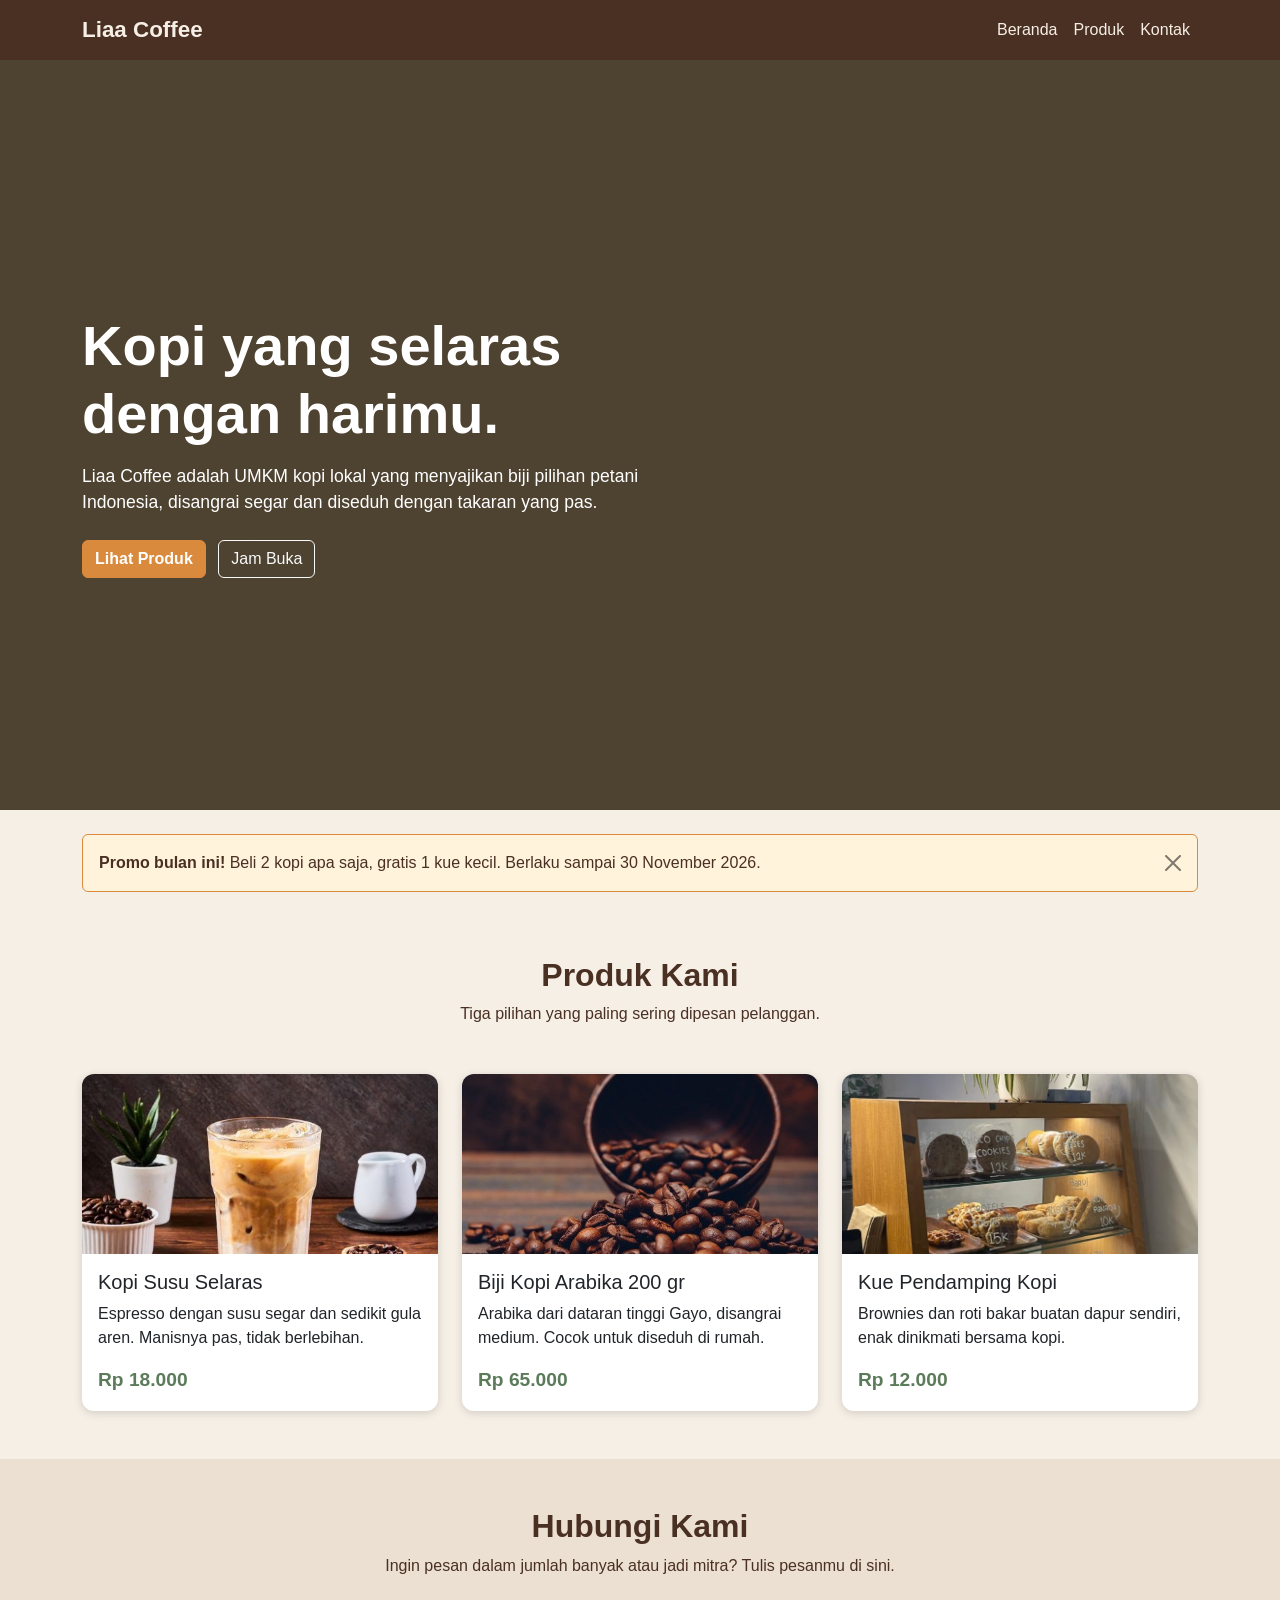
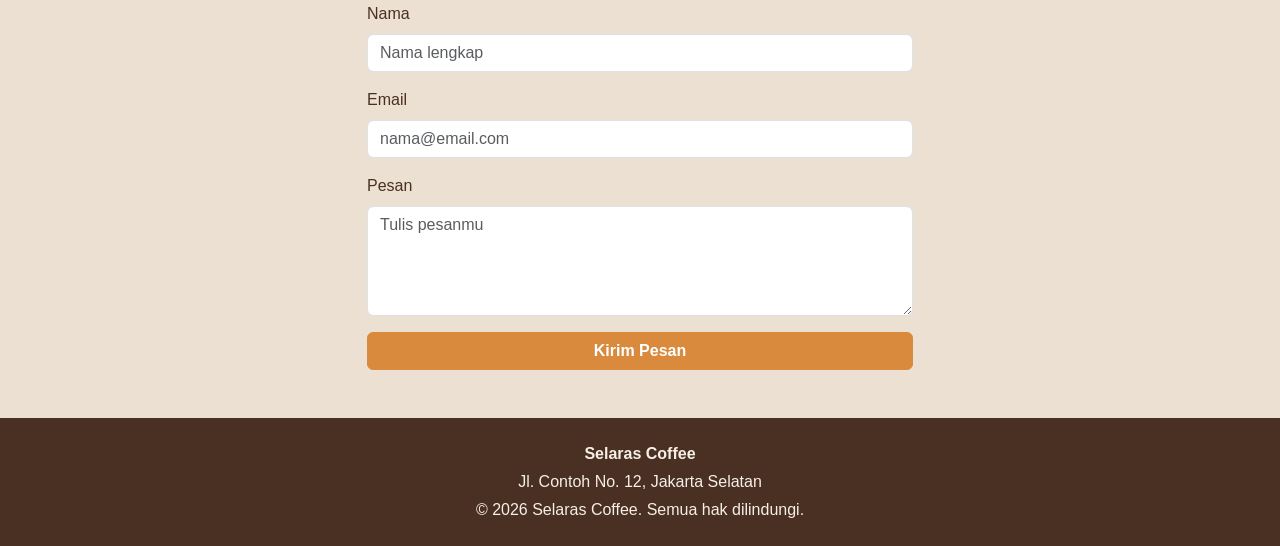
<file: Pertemuan10/index.html>
<!DOCTYPE html>
<html lang="id">
<head>
  <meta charset="UTF-8">
  <meta name="viewport" content="width=device-width, initial-scale=1">
  <title>Selaras Coffee</title>

  <!-- Bootstrap 5 (CSS) lewat CDN -->
  <link href="https://cdn.jsdelivr.net/npm/bootstrap@5.3.3/dist/css/bootstrap.min.css" rel="stylesheet">
  <!-- Stylesheet custom untuk branding (ditaruh setelah Bootstrap supaya bisa menimpa) -->
  <link href="style.css" rel="stylesheet">
</head>
<body>

  <!-- ===== NAVBAR ===== -->
  <nav class="navbar navbar-expand-lg navbar-selaras fixed-top">
    <div class="container">
      <a class="navbar-brand" href="#beranda">Liaa Coffee</a>
      <button class="navbar-toggler" type="button" data-bs-toggle="collapse" data-bs-target="#menuNavbar"
              aria-controls="menuNavbar" aria-expanded="false" aria-label="Buka menu">
        <span class="navbar-toggler-icon"></span>
      </button>
      <div class="collapse navbar-collapse" id="menuNavbar">
        <ul class="navbar-nav ms-auto">
          <li class="nav-item"><a class="nav-link" href="#beranda">Beranda</a></li>
          <li class="nav-item"><a class="nav-link" href="#produk">Produk</a></li>
          <li class="nav-item"><a class="nav-link" href="#kontak">Kontak</a></li>
        </ul>
      </div>
    </div>
  </nav>

  <!-- ===== HERO ===== -->
  <header id="beranda" class="hero d-flex align-items-center">
    <div class="container">
      <div class="row">
        <div class="col-lg-7">
          <h1 class="hero-judul">Kopi yang selaras dengan harimu.</h1>
          <p class="hero-teks">
            Liaa Coffee adalah UMKM kopi lokal yang menyajikan biji pilihan petani Indonesia,
            disangrai segar dan diseduh dengan takaran yang pas.
          </p>
          <a href="#produk" class="btn btn-tombol me-2">Lihat Produk</a>
          <!-- Tombol ini membuka modal -->
          <button type="button" class="btn btn-outline-light" data-bs-toggle="modal" data-bs-target="#modalJam">
            Jam Buka
          </button>
        </div>
      </div>
    </div>
  </header>

  <div class="container mt-4">
    <div class="alert alert-promo alert-dismissible fade show" role="alert">
      <strong>Promo bulan ini!</strong> Beli 2 kopi apa saja, gratis 1 kue kecil. Berlaku sampai 30 November 2026.
      <button type="button" class="btn-close" data-bs-dismiss="alert" aria-label="Tutup"></button>
    </div>
  </div>


  <section id="produk" class="py-5">
    <div class="container">
      <h2 class="judul-bagian text-center">Produk Kami</h2>
      <p class="text-center mb-5">Tiga pilihan yang paling sering dipesan pelanggan.</p>

      <div class="row g-4">

        <div class="col-12 col-md-6 col-lg-4">
          <div class="card card-produk h-100">
            <img src="images/kopisusu.jpg" class="gambar-produk" alt="Kopi Susu Selaras">
            <div class="card-body">
              <h5 class="card-title">Kopi Susu Selaras</h5>
              <p class="card-text">Espresso dengan susu segar dan sedikit gula aren. Manisnya pas, tidak berlebihan.</p>
              <p class="harga">Rp 18.000</p>
            </div>
          </div>
        </div>

        <div class="col-12 col-md-6 col-lg-4">
          <div class="card card-produk h-100">
            <img src="images/bijikopi.jpg" class="gambar-produk" alt="Biji Kopi Arabika">
            <div class="card-body">
              <h5 class="card-title">Biji Kopi Arabika 200 gr</h5>
              <p class="card-text">Arabika dari dataran tinggi Gayo, disangrai medium. Cocok untuk diseduh di rumah.</p>
              <p class="harga">Rp 65.000</p>
            </div>
          </div>
        </div>

        <div class="col-12 col-md-6 col-lg-4">
          <div class="card card-produk h-100">
            <img src="images/kue.jpg" class="gambar-produk" alt="Kue Pendamping Kopi">
            <div class="card-body">
              <h5 class="card-title">Kue Pendamping Kopi</h5>
              <p class="card-text">Brownies dan roti bakar buatan dapur sendiri, enak dinikmati bersama kopi.</p>
              <p class="harga">Rp 12.000</p>
            </div>
          </div>
        </div>

      </div>
    </div>
  </section>

  <section id="kontak" class="py-5 bagian-kontak">
    <div class="container">
      <div class="row justify-content-center">
        <div class="col-lg-6">
          <h2 class="judul-bagian text-center">Hubungi Kami</h2>
          <p class="text-center mb-4">Ingin pesan dalam jumlah banyak atau jadi mitra? Tulis pesanmu di sini.</p>

          <form action="#kontak" method="get">
            <div class="mb-3">
              <label for="nama" class="form-label">Nama</label>
              <input type="text" class="form-control" id="nama" placeholder="Nama lengkap" required>
            </div>
            <div class="mb-3">
              <label for="email" class="form-label">Email</label>
              <input type="email" class="form-control" id="email" placeholder="nama@email.com" required>
            </div>
            <div class="mb-3">
              <label for="pesan" class="form-label">Pesan</label>
              <textarea class="form-control" id="pesan" rows="4" placeholder="Tulis pesanmu" required></textarea>
            </div>
            <button type="submit" class="btn btn-tombol w-100">Kirim Pesan</button>
          </form>

        </div>
      </div>
    </div>
  </section>

  <footer class="footer-selaras py-4">
    <div class="container text-center">
      <p class="mb-1"><strong>Selaras Coffee</strong></p>
      <p class="mb-1">Jl. Contoh No. 12, Jakarta Selatan</p>
      <p class="mb-0">&copy; 2026 Selaras Coffee. Semua hak dilindungi.</p>
    </div>
  </footer>

  <div class="modal fade" id="modalJam" tabindex="-1" aria-labelledby="judulModal" aria-hidden="true">
    <div class="modal-dialog modal-dialog-centered">
      <div class="modal-content">
        <div class="modal-header">
          <h5 class="modal-title" id="judulModal">Jam Buka Selaras Coffee</h5>
          <button type="button" class="btn-close" data-bs-dismiss="modal" aria-label="Tutup"></button>
        </div>
        <div class="modal-body">
          <p class="mb-1">Senin - Jumat: 08.00 - 21.00</p>
          <p class="mb-1">Sabtu - Minggu: 09.00 - 22.00</p>
          <p class="mb-0">Pesan antar tersedia lewat WhatsApp.</p>
        </div>
        <div class="modal-footer">
          <button type="button" class="btn btn-tombol" data-bs-dismiss="modal">Oke, mengerti</button>
        </div>
      </div>
    </div>
  </div>

  <!-- Bootstrap JS (bawaan Bootstrap, supaya navbar, alert, dan modal bisa jalan) -->
  <script src="https://cdn.jsdelivr.net/npm/bootstrap@5.3.3/dist/js/bootstrap.bundle.min.js"></script>


</body>
</html>
</file>
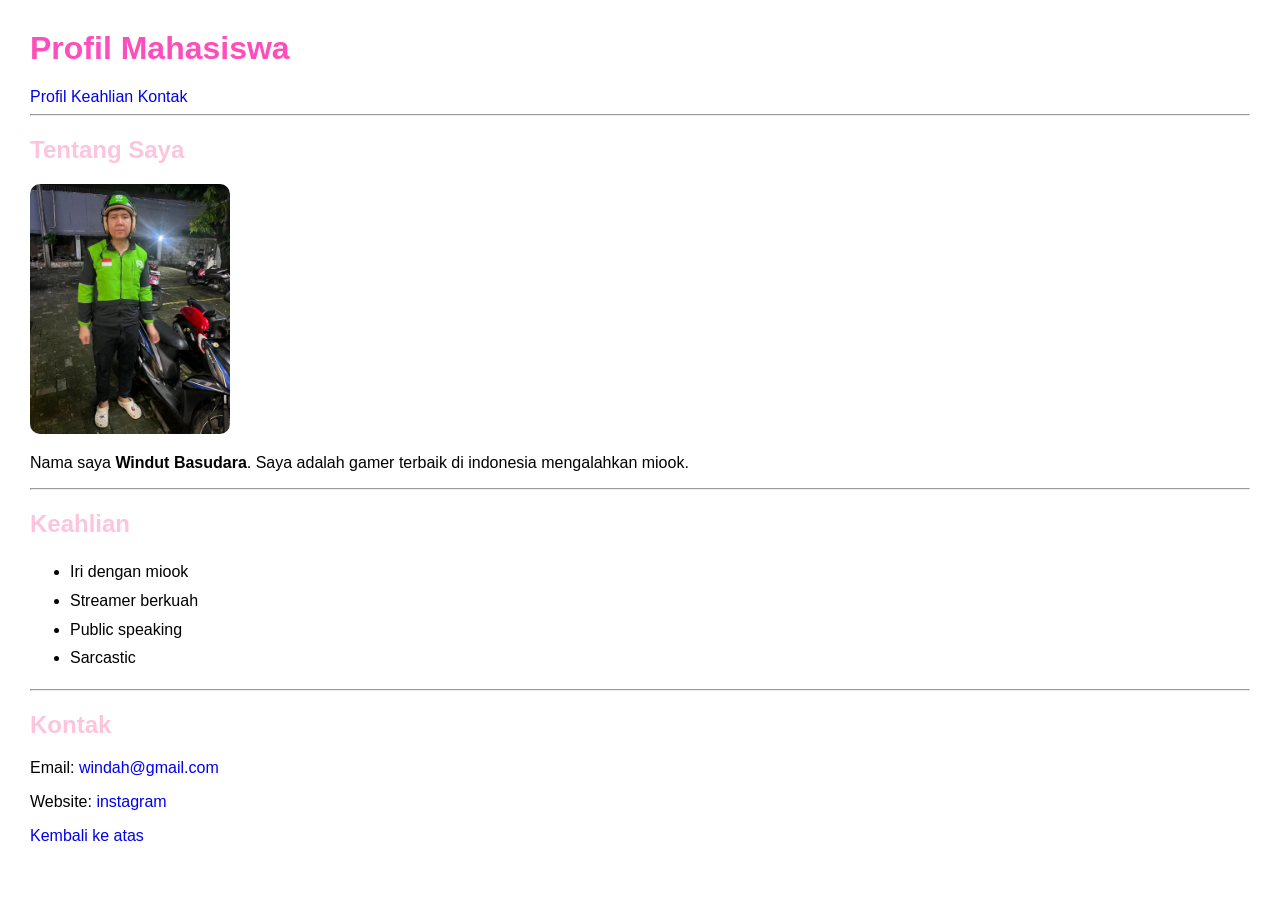
<file: Pertemuan2/index.html>
<!DOCTYPE html>
<html lang="id">
<head>
    <meta charset="UTF-8">
    <meta name="viewport" content="width=device-width, initial-scale=1.0">
    <title>Profil Mahasiswa</title>
    <link rel="stylesheet" href="css/style.css">
</head>

<body>

    <!-- Bagian judul halaman -->
    <header id="beranda">
        <h1>Profil Mahasiswa</h1>

        <nav>
            <a href="#profil">Profil</a>
            <a href="#keahlian">Keahlian</a>
            <a href="#kontak">Kontak</a>
        </nav>
    </header>

    <hr>

    <section id="profil">
        <h2>Tentang Saya</h2>

        <img
            src="images/windah.avif"
            alt="Foto profil mahasiswa"
            width="200"
            title="Foto Profil Mahasiswa"
        >

        <p>
            Nama saya <strong>Windut Basudara</strong>.
            Saya adalah gamer terbaik di indonesia
            mengalahkan miook.
        </p>
    </section>

    <hr>

    <section id="keahlian">
        <h2>Keahlian</h2>

        <ul class="daftar-keahlian">
            <li>Iri dengan miook</li>
            <li>Streamer berkuah</li>
            <li>Public speaking</li>
            <li>Sarcastic</li>
        </ul>
    </section>

    <hr>

    <section id="kontak">
        <h2>Kontak</h2>

        <p>
            Email:
            <a href="mailto:windah@gmail.com">
                windah@gmail.com
            </a>
        </p>

        <p>
            Website:
            <a
                href="https://www.instagram.com/windahbasudara/?hl=id"
                target="_blank"
                title="Kunjungi website instagram"
            >
                instagram
            </a>
        </p>

        <p>
            <a href="#beranda">
                Kembali ke atas
            </a>
        </p>
    </section>

</body>
</html>
</file>
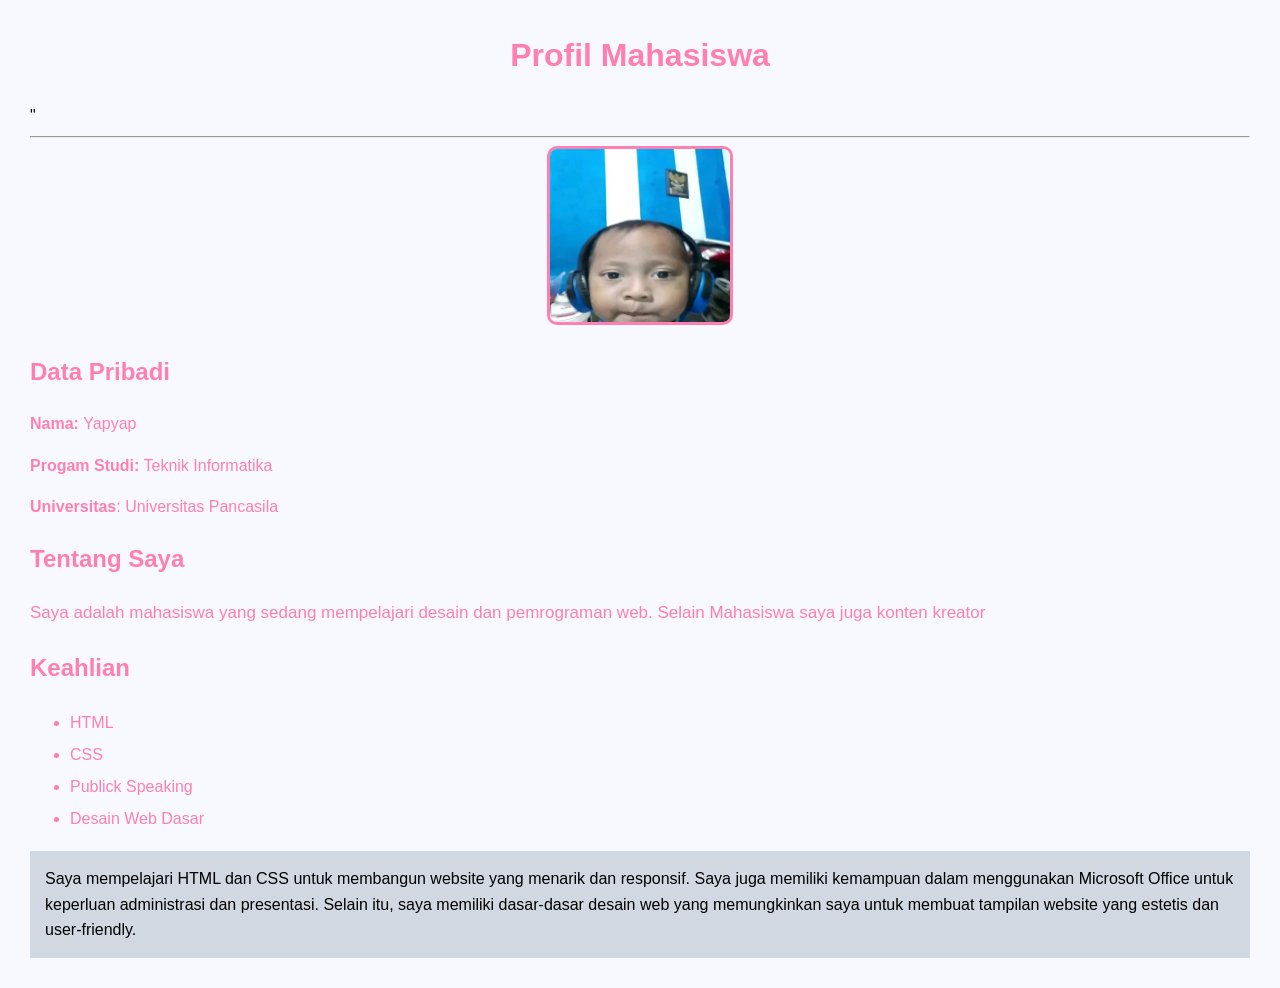
<file: Pertemuan3/index.html>
<!DOCTYPE html>
<html lang="en">
<head>
    <meta charset="UTF-8">
    <meta name="viewport" content="width=device-width, initial-scale=1.0">
    <title>CV Mahasiswa</title>
</head>
<body style="
             font-family: Arial, Helvetica, sans-serif;
             background-color:#f8f8ff;
             margin: 30px;
             line-height: 1.6;">



        <h1 style="
                    color: #ff7fb0;
                    font-size: 32px;
                    font-weight: bold;
                    text-align: center;
                "> 
                 Profil Mahasiswa </h1>"
                    
         <hr>
    <div style="text-align: center;">
        
        <img src= "yapyap.jpg" alt= "foto profil mahasiswa" width= "180" 
        style="border-radius: 10px;
        border: 3px solid #ff7fb0; ">
    
    </div>
       
    

    <div>
        <h2 style="color: #ff7fb0; font-size: 24px;"> Data Pribadi </h2>
        <p style=" color: #ff7fb0; font-size: 16px;"> 
            <strong>Nama: </strong> Yapyap
        <p style="color: #ff7fb0; font-size: 16px;"> 
            <strong>Progam Studi:</strong> Teknik Informatika </p>
        <p style="color: #ff7fb0; font-size: 16px;"> 
            <strong>Universitas</strong>: Universitas Pancasila </p>
        
        <h2 style="color: #ff7fb0; font-size: 24px;"> Tentang Saya </h2>
        <p style="color: #ff7fb0; 
                  font-size: 17px;
                  line-height: 1.8;
                  text-align: justify;">
            Saya adalah mahasiswa yang sedang mempelajari
            desain dan pemrograman web. Selain Mahasiswa saya juga konten kreator
        
        <h2 style=" color: #ff7fb0; font-size: 24px;"> Keahlian </h2>
        <ul style="color: #ff7fb0; font-size: 16px; line-height: 2;">
            <li> HTML </li>
            <li> CSS </li>
            <li> Publick Speaking </li>
            <li> Desain Web Dasar </li>
        </ul>
        <p style="background-color: rgba(31, 67, 83, 0.171); 
        padding: 15px;
        font-size: 16px;"> 
        Saya mempelajari HTML dan CSS untuk membangun website yang menarik dan responsif. 
        Saya juga memiliki kemampuan dalam menggunakan Microsoft Office untuk keperluan administrasi dan presentasi. 
        Selain itu, saya memiliki dasar-dasar desain web yang memungkinkan saya untuk membuat tampilan website yang estetis dan user-friendly.
        </p>

    </div>
</body>
</html>
</file>
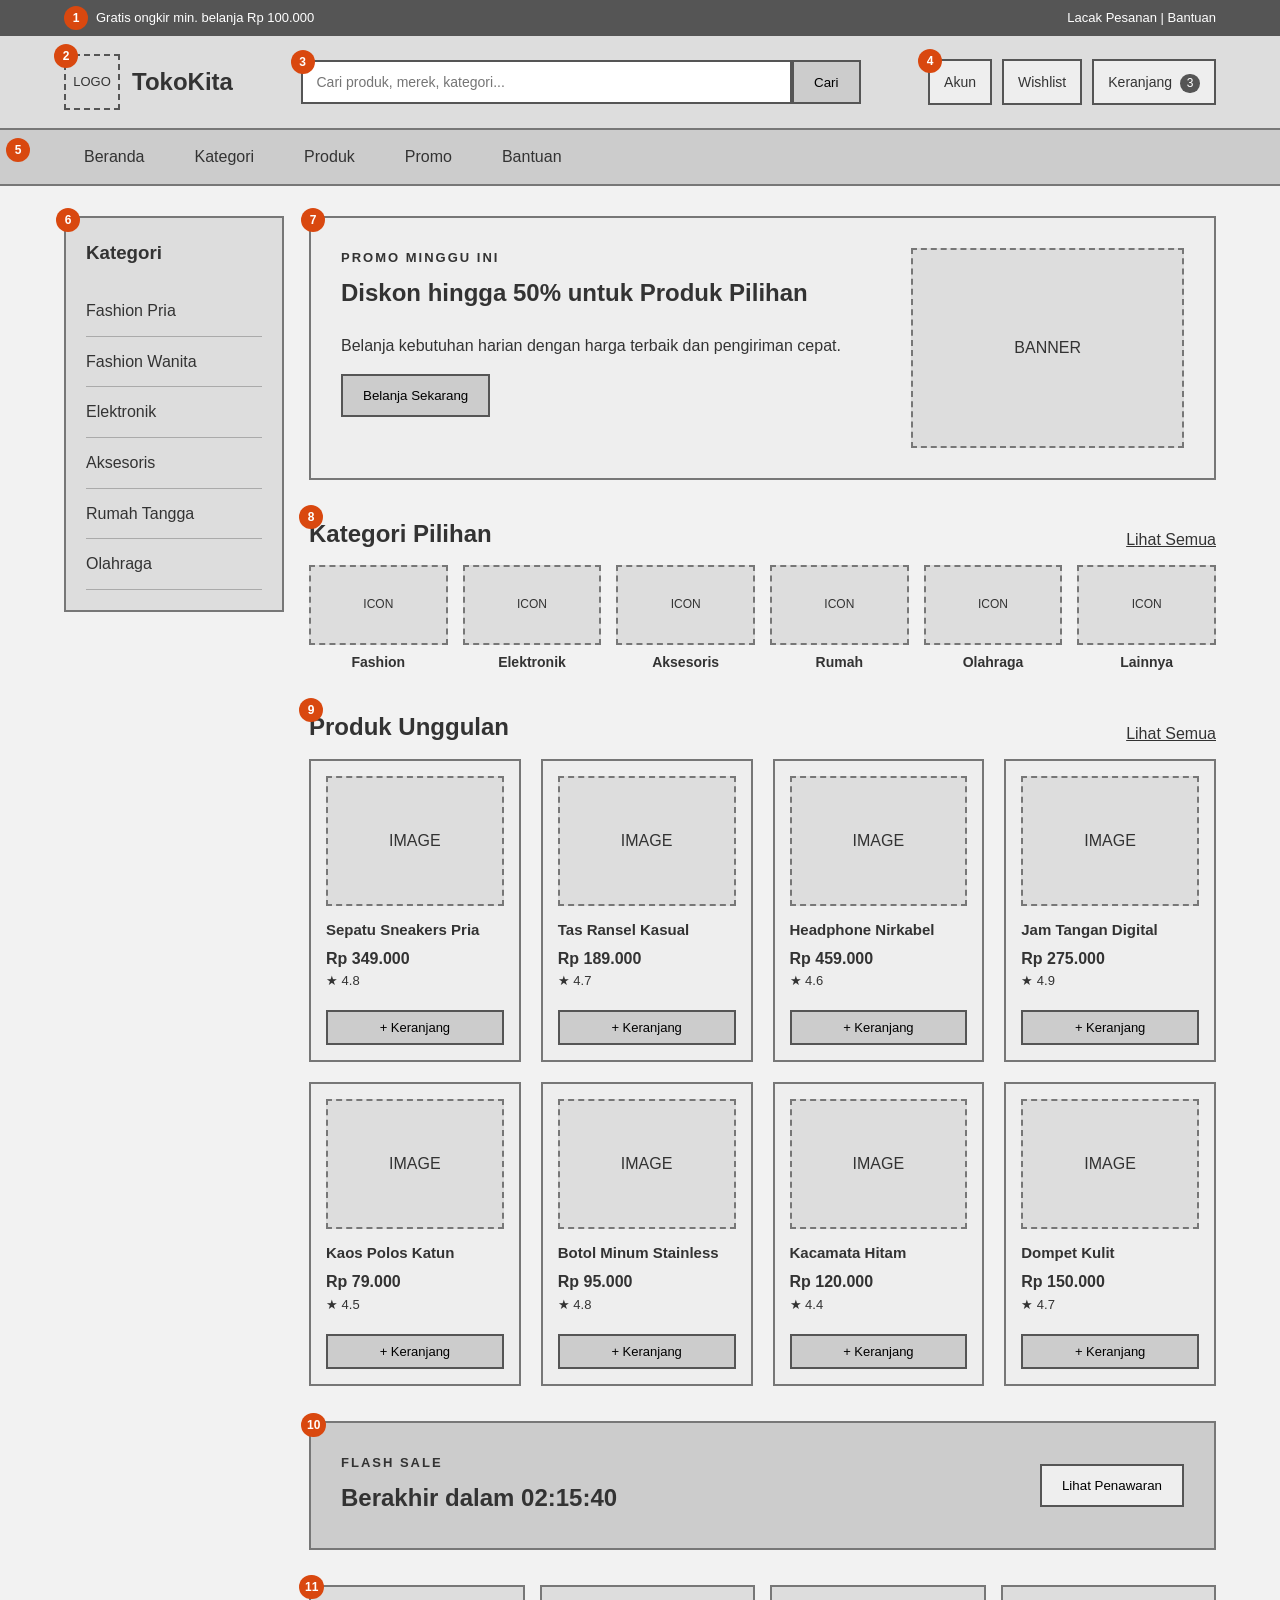
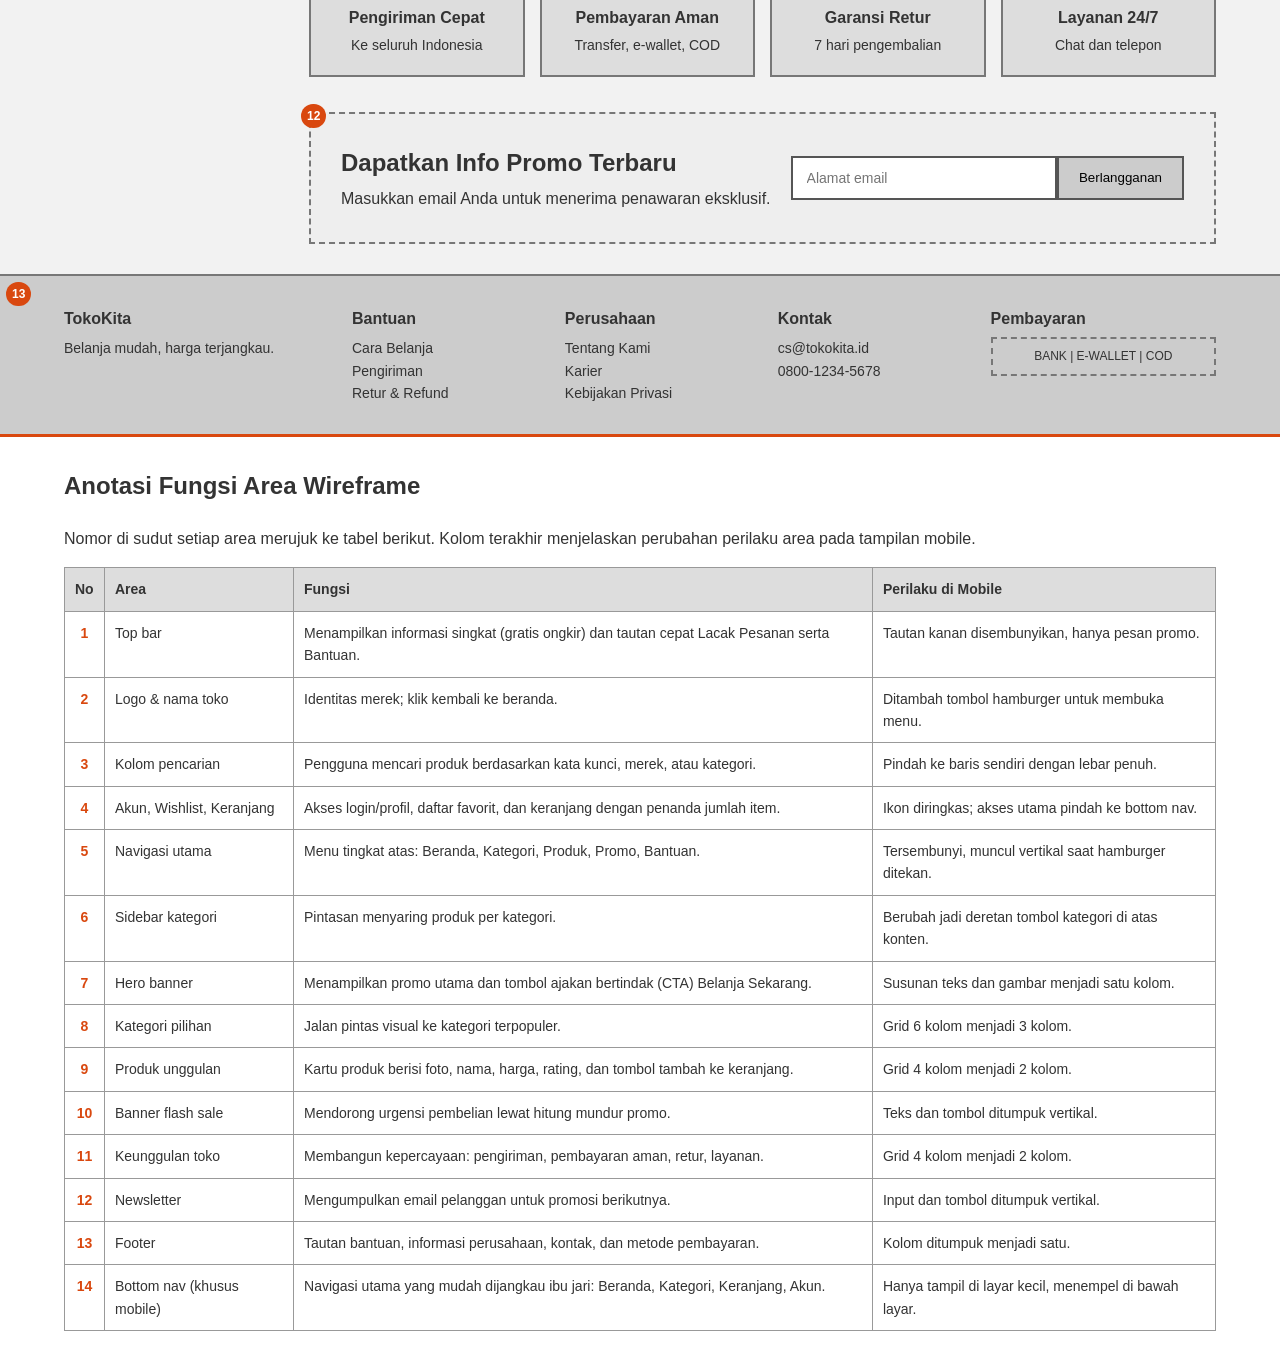
<file: Pertemuan5/index.html>
<!doctype html>
<html lang="id">
  <head>
    <meta charset="UTF-8" />
    <meta name="viewport" content="width=device-width, initial-scale=1.0" />
    <title>Wireframe Toko Online - TokoKita</title>
    <link rel="stylesheet" href="css/style.css" />
  </head>
  <body>
    <!-- 1. Top bar -->
    <div class="topbar">
      <div class="container topbar-wrapper">
        <span class="badge">1</span>
        <span>Gratis ongkir min. belanja Rp 100.000</span>
        <span class="topbar-links">Lacak Pesanan | Bantuan</span>
      </div>
    </div>

    <!-- 2-4. Header -->
    <header>
      <div class="container header-wrapper">
        <div class="brand">
          <span class="badge">2</span>
          <label for="menu-toggle" class="hamburger" aria-label="Buka menu">&#9776;</label>
          <div class="logo-placeholder">LOGO</div>
          <h1>TokoKita</h1>
        </div>
        <form class="search" role="search" onsubmit="return false">
          <span class="badge">3</span>
          <input type="text" placeholder="Cari produk, merek, kategori..." />
          <button type="button">Cari</button>
        </form>
        <div class="header-actions">
          <span class="badge">4</span>
          <a href="#" class="action">Akun</a>
          <a href="#" class="action">Wishlist</a>
          <a href="#" class="action">Keranjang <span class="cart-count">3</span></a>
        </div>
      </div>
    </header>

    <!-- 5. Navigasi -->
    <input type="checkbox" id="menu-toggle" class="menu-toggle" />
    <nav>
      <span class="badge">5</span>
      <div class="container nav-wrapper">
        <a href="#beranda">Beranda</a>
        <a href="#kategori">Kategori</a>
        <a href="#produk">Produk</a>
        <a href="#promo">Promo</a>
        <a href="#kontak">Bantuan</a>
      </div>
    </nav>

    <!-- Main -->
    <main class="container main-layout">
      <!-- 6. Sidebar kategori -->
      <aside class="sidebar">
        <span class="badge">6</span>
        <h3>Kategori</h3>
        <a href="#">Fashion Pria</a>
        <a href="#">Fashion Wanita</a>
        <a href="#">Elektronik</a>
        <a href="#">Aksesoris</a>
        <a href="#">Rumah Tangga</a>
        <a href="#">Olahraga</a>
      </aside>

      <section class="content">
        <!-- 7. Hero -->
        <section id="beranda" class="hero">
          <span class="badge">7</span>
          <div class="hero-text">
            <p class="label">PROMO MINGGU INI</p>
            <h2>Diskon hingga 50% untuk Produk Pilihan</h2>
            <p>Belanja kebutuhan harian dengan harga terbaik dan pengiriman cepat.</p>
            <button>Belanja Sekarang</button>
          </div>
          <div class="hero-image">BANNER</div>
        </section>

        <!-- 8. Kategori pilihan -->
        <section id="kategori" class="kategori">
          <span class="badge">8</span>
          <div class="section-title"><h2>Kategori Pilihan</h2><a href="#">Lihat Semua</a></div>
          <div class="kategori-grid">
            <div class="kategori-item"><div class="icon">ICON</div>Fashion</div>
            <div class="kategori-item"><div class="icon">ICON</div>Elektronik</div>
            <div class="kategori-item"><div class="icon">ICON</div>Aksesoris</div>
            <div class="kategori-item"><div class="icon">ICON</div>Rumah</div>
            <div class="kategori-item"><div class="icon">ICON</div>Olahraga</div>
            <div class="kategori-item"><div class="icon">ICON</div>Lainnya</div>
          </div>
        </section>

        <!-- 9. Produk unggulan -->
        <section id="produk" class="produk">
          <span class="badge">9</span>
          <div class="section-title"><h2>Produk Unggulan</h2><a href="#">Lihat Semua</a></div>
          <div class="card-grid">
            <article class="card product">
              <div class="card-image">IMAGE</div>
              <h3>Sepatu Sneakers Pria</h3>
              <p class="price">Rp 349.000</p>
              <p class="rating">&#9733; 4.8</p>
              <button class="btn-small">+ Keranjang</button>
            </article>
            <article class="card product">
              <div class="card-image">IMAGE</div>
              <h3>Tas Ransel Kasual</h3>
              <p class="price">Rp 189.000</p>
              <p class="rating">&#9733; 4.7</p>
              <button class="btn-small">+ Keranjang</button>
            </article>
            <article class="card product">
              <div class="card-image">IMAGE</div>
              <h3>Headphone Nirkabel</h3>
              <p class="price">Rp 459.000</p>
              <p class="rating">&#9733; 4.6</p>
              <button class="btn-small">+ Keranjang</button>
            </article>
            <article class="card product">
              <div class="card-image">IMAGE</div>
              <h3>Jam Tangan Digital</h3>
              <p class="price">Rp 275.000</p>
              <p class="rating">&#9733; 4.9</p>
              <button class="btn-small">+ Keranjang</button>
            </article>
            <article class="card product">
              <div class="card-image">IMAGE</div>
              <h3>Kaos Polos Katun</h3>
              <p class="price">Rp 79.000</p>
              <p class="rating">&#9733; 4.5</p>
              <button class="btn-small">+ Keranjang</button>
            </article>
            <article class="card product">
              <div class="card-image">IMAGE</div>
              <h3>Botol Minum Stainless</h3>
              <p class="price">Rp 95.000</p>
              <p class="rating">&#9733; 4.8</p>
              <button class="btn-small">+ Keranjang</button>
            </article>
            <article class="card product">
              <div class="card-image">IMAGE</div>
              <h3>Kacamata Hitam</h3>
              <p class="price">Rp 120.000</p>
              <p class="rating">&#9733; 4.4</p>
              <button class="btn-small">+ Keranjang</button>
            </article>
            <article class="card product">
              <div class="card-image">IMAGE</div>
              <h3>Dompet Kulit</h3>
              <p class="price">Rp 150.000</p>
              <p class="rating">&#9733; 4.7</p>
              <button class="btn-small">+ Keranjang</button>
            </article>
          </div>
        </section>

        <!-- 10. Banner promo -->
        <section id="promo" class="promo">
          <span class="badge">10</span>
          <div>
            <p class="label">FLASH SALE</p>
            <h2>Berakhir dalam 02:15:40</h2>
          </div>
          <button>Lihat Penawaran</button>
        </section>

        <!-- 11. Keunggulan -->
        <section class="keunggulan">
          <span class="badge">11</span>
          <div class="keunggulan-grid">
            <div class="keunggulan-item"><strong>Pengiriman Cepat</strong><p>Ke seluruh Indonesia</p></div>
            <div class="keunggulan-item"><strong>Pembayaran Aman</strong><p>Transfer, e-wallet, COD</p></div>
            <div class="keunggulan-item"><strong>Garansi Retur</strong><p>7 hari pengembalian</p></div>
            <div class="keunggulan-item"><strong>Layanan 24/7</strong><p>Chat dan telepon</p></div>
          </div>
        </section>

        <!-- 12. Newsletter -->
        <section class="newsletter">
          <span class="badge">12</span>
          <div>
            <h2>Dapatkan Info Promo Terbaru</h2>
            <p>Masukkan email Anda untuk menerima penawaran eksklusif.</p>
          </div>
          <form onsubmit="return false">
            <input type="email" placeholder="Alamat email" />
            <button type="button">Berlangganan</button>
          </form>
        </section>
      </section>
    </main>

    <!-- 13. Footer -->
    <footer id="kontak">
      <span class="badge">13</span>
      <div class="container footer-wrapper">
        <div><strong>TokoKita</strong><p>Belanja mudah, harga terjangkau.</p></div>
        <div><strong>Bantuan</strong><p>Cara Belanja<br />Pengiriman<br />Retur &amp; Refund</p></div>
        <div><strong>Perusahaan</strong><p>Tentang Kami<br />Karier<br />Kebijakan Privasi</p></div>
        <div><strong>Kontak</strong><p>cs@tokokita.id<br />0800-1234-5678</p></div>
        <div><strong>Pembayaran</strong><div class="pay">BANK | E-WALLET | COD</div></div>
      </div>
    </footer>

    <!-- 14. Bottom nav (mobile) -->
    <div class="bottom-nav">
      <span class="badge">14</span>
      <a href="#beranda">Beranda</a>
      <a href="#kategori">Kategori</a>
      <a href="#">Keranjang</a>
      <a href="#">Akun</a>
    </div>

    <!-- ANOTASI -->
    <section class="annotation">
      <div class="container">
        <h2>Anotasi Fungsi Area Wireframe</h2>
        <p>Nomor di sudut setiap area merujuk ke tabel berikut. Kolom terakhir menjelaskan perubahan perilaku area pada tampilan mobile.</p>
        <div class="table-wrap">
        <table>
          <thead><tr><th>No</th><th>Area</th><th>Fungsi</th><th>Perilaku di Mobile</th></tr></thead>
          <tbody>
            <tr><td>1</td><td>Top bar</td><td>Menampilkan informasi singkat (gratis ongkir) dan tautan cepat Lacak Pesanan serta Bantuan.</td><td>Tautan kanan disembunyikan, hanya pesan promo.</td></tr>
            <tr><td>2</td><td>Logo &amp; nama toko</td><td>Identitas merek; klik kembali ke beranda.</td><td>Ditambah tombol hamburger untuk membuka menu.</td></tr>
            <tr><td>3</td><td>Kolom pencarian</td><td>Pengguna mencari produk berdasarkan kata kunci, merek, atau kategori.</td><td>Pindah ke baris sendiri dengan lebar penuh.</td></tr>
            <tr><td>4</td><td>Akun, Wishlist, Keranjang</td><td>Akses login/profil, daftar favorit, dan keranjang dengan penanda jumlah item.</td><td>Ikon diringkas; akses utama pindah ke bottom nav.</td></tr>
            <tr><td>5</td><td>Navigasi utama</td><td>Menu tingkat atas: Beranda, Kategori, Produk, Promo, Bantuan.</td><td>Tersembunyi, muncul vertikal saat hamburger ditekan.</td></tr>
            <tr><td>6</td><td>Sidebar kategori</td><td>Pintasan menyaring produk per kategori.</td><td>Berubah jadi deretan tombol kategori di atas konten.</td></tr>
            <tr><td>7</td><td>Hero banner</td><td>Menampilkan promo utama dan tombol ajakan bertindak (CTA) Belanja Sekarang.</td><td>Susunan teks dan gambar menjadi satu kolom.</td></tr>
            <tr><td>8</td><td>Kategori pilihan</td><td>Jalan pintas visual ke kategori terpopuler.</td><td>Grid 6 kolom menjadi 3 kolom.</td></tr>
            <tr><td>9</td><td>Produk unggulan</td><td>Kartu produk berisi foto, nama, harga, rating, dan tombol tambah ke keranjang.</td><td>Grid 4 kolom menjadi 2 kolom.</td></tr>
            <tr><td>10</td><td>Banner flash sale</td><td>Mendorong urgensi pembelian lewat hitung mundur promo.</td><td>Teks dan tombol ditumpuk vertikal.</td></tr>
            <tr><td>11</td><td>Keunggulan toko</td><td>Membangun kepercayaan: pengiriman, pembayaran aman, retur, layanan.</td><td>Grid 4 kolom menjadi 2 kolom.</td></tr>
            <tr><td>12</td><td>Newsletter</td><td>Mengumpulkan email pelanggan untuk promosi berikutnya.</td><td>Input dan tombol ditumpuk vertikal.</td></tr>
            <tr><td>13</td><td>Footer</td><td>Tautan bantuan, informasi perusahaan, kontak, dan metode pembayaran.</td><td>Kolom ditumpuk menjadi satu.</td></tr>
            <tr><td>14</td><td>Bottom nav (khusus mobile)</td><td>Navigasi utama yang mudah dijangkau ibu jari: Beranda, Kategori, Keranjang, Akun.</td><td>Hanya tampil di layar kecil, menempel di bawah layar.</td></tr>
          </tbody>
        </table>
        </div>
      </div>
    </section>
  </body>
</html>
</file>
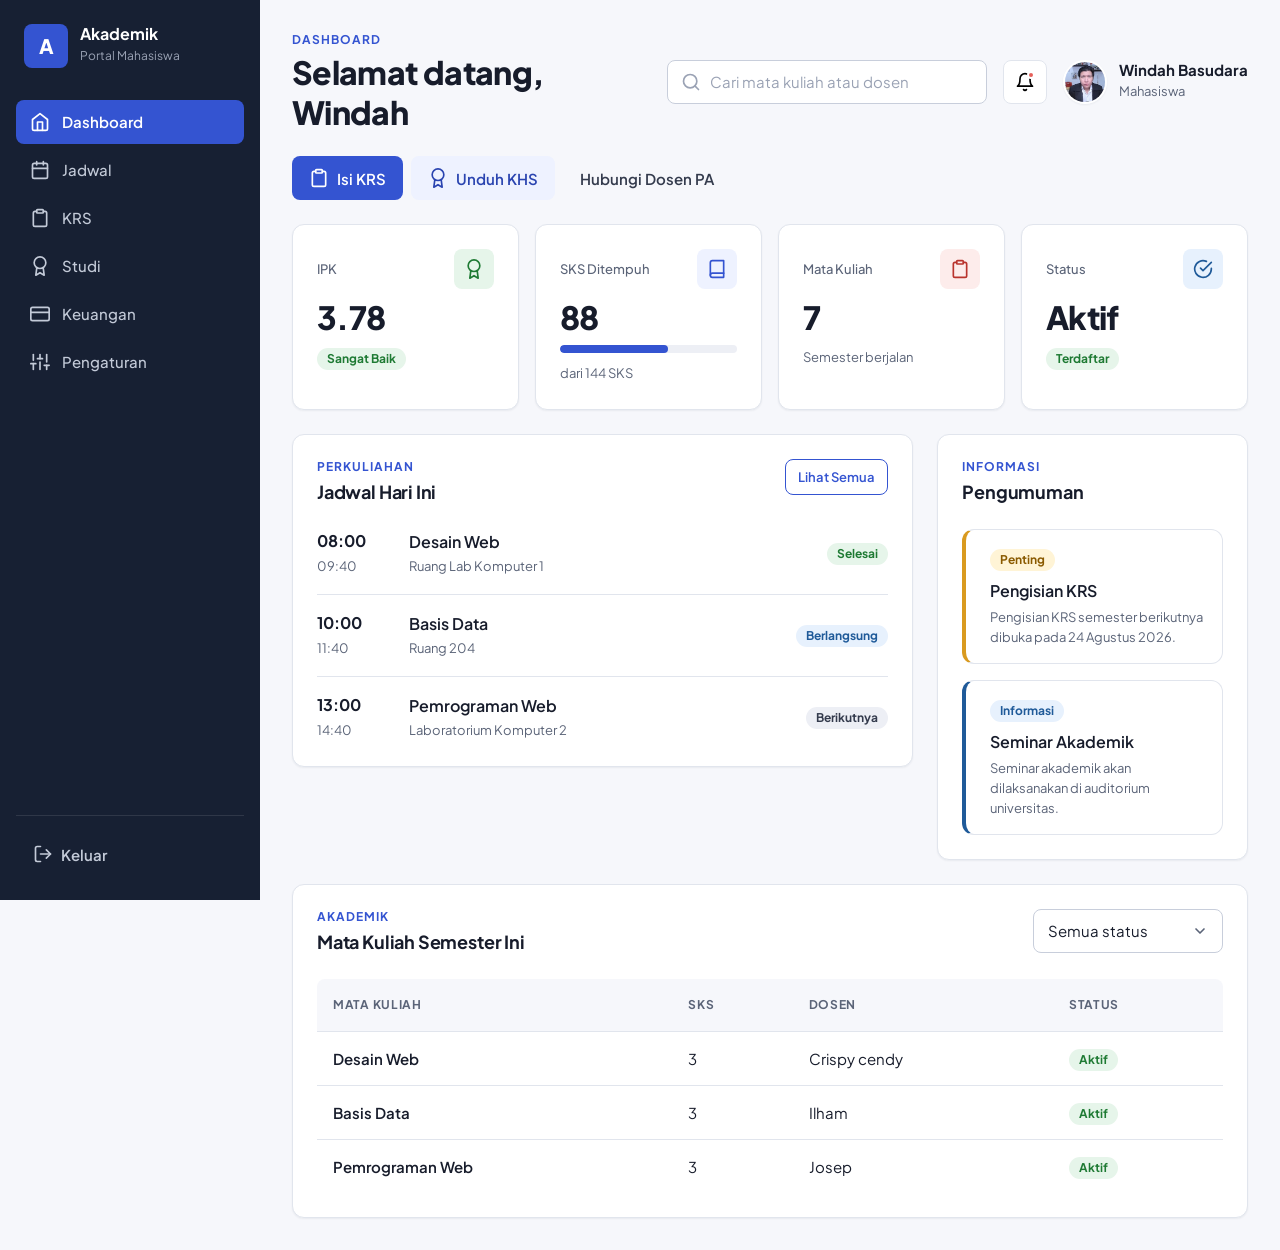
<file: Pertemuan6/index.html>
<!doctype html>
<html lang="id">
  <head>
    <meta charset="UTF-8" />
    <meta name="viewport" content="width=device-width, initial-scale=1.0" />
    <title>Dashboard Mahasiswa — Akademik</title>
    <link rel="stylesheet" href="css/tokens.css" />
    <link rel="stylesheet" href="css/components.css" />
    <link rel="stylesheet" href="css/dashboard.css" />
  </head>
  <body>
    <!-- Ikon SVG (sprite) -->
    <svg width="0" height="0" style="position:absolute" aria-hidden="true">
      <symbol id="i-home" viewBox="0 0 24 24"><path d="M3 9l9-7 9 7v11a2 2 0 0 1-2 2H5a2 2 0 0 1-2-2z"/><polyline points="9 22 9 12 15 12 15 22"/></symbol>
      <symbol id="i-calendar" viewBox="0 0 24 24"><rect x="3" y="4" width="18" height="18" rx="2"/><line x1="16" y1="2" x2="16" y2="6"/><line x1="8" y1="2" x2="8" y2="6"/><line x1="3" y1="10" x2="21" y2="10"/></symbol>
      <symbol id="i-clipboard" viewBox="0 0 24 24"><path d="M16 4h2a2 2 0 0 1 2 2v14a2 2 0 0 1-2 2H6a2 2 0 0 1-2-2V6a2 2 0 0 1 2-2h2"/><rect x="8" y="2" width="8" height="4" rx="1"/></symbol>
      <symbol id="i-award" viewBox="0 0 24 24"><circle cx="12" cy="8" r="7"/><polyline points="8.21 13.89 7 23 12 20 17 23 15.79 13.88"/></symbol>
      <symbol id="i-card" viewBox="0 0 24 24"><rect x="1" y="4" width="22" height="16" rx="2"/><line x1="1" y1="10" x2="23" y2="10"/></symbol>
      <symbol id="i-sliders" viewBox="0 0 24 24"><line x1="4" y1="21" x2="4" y2="14"/><line x1="4" y1="10" x2="4" y2="3"/><line x1="12" y1="21" x2="12" y2="12"/><line x1="12" y1="8" x2="12" y2="3"/><line x1="20" y1="21" x2="20" y2="16"/><line x1="20" y1="12" x2="20" y2="3"/><line x1="1" y1="14" x2="7" y2="14"/><line x1="9" y1="8" x2="15" y2="8"/><line x1="17" y1="16" x2="23" y2="16"/></symbol>
      <symbol id="i-search" viewBox="0 0 24 24"><circle cx="11" cy="11" r="8"/><line x1="21" y1="21" x2="16.65" y2="16.65"/></symbol>
      <symbol id="i-bell" viewBox="0 0 24 24"><path d="M18 8A6 6 0 0 0 6 8c0 7-3 9-3 9h18s-3-2-3-9"/><path d="M13.73 21a2 2 0 0 1-3.46 0"/></symbol>
      <symbol id="i-book" viewBox="0 0 24 24"><path d="M4 19.5A2.5 2.5 0 0 1 6.5 17H20"/><path d="M6.5 2H20v20H6.5A2.5 2.5 0 0 1 4 19.5v-15A2.5 2.5 0 0 1 6.5 2z"/></symbol>
      <symbol id="i-check" viewBox="0 0 24 24"><path d="M22 11.08V12a10 10 0 1 1-5.93-9.14"/><polyline points="22 4 12 14.01 9 11.01"/></symbol>
      <symbol id="i-logout" viewBox="0 0 24 24"><path d="M9 21H5a2 2 0 0 1-2-2V5a2 2 0 0 1 2-2h4"/><polyline points="16 17 21 12 16 7"/><line x1="21" y1="12" x2="9" y2="12"/></symbol>
    </svg>

    <div class="app">
      <!-- ================= SIDEBAR / BOTTOM NAV ================= -->
      <aside class="sidebar">
        <div class="brand">
          <div class="brand-logo" aria-hidden="true">A</div>
          <div class="brand-text">
            <span class="brand-name">Akademik</span>
            <span class="brand-sub">Portal Mahasiswa</span>
          </div>
        </div>

        <nav class="menu" aria-label="Menu utama">
          <a href="#" aria-current="page"><svg class="icon" aria-hidden="true"><use href="#i-home"/></svg><span>Dashboard</span></a>
          <a href="#"><svg class="icon" aria-hidden="true"><use href="#i-calendar"/></svg><span>Jadwal</span></a>
          <a href="#"><svg class="icon" aria-hidden="true"><use href="#i-clipboard"/></svg><span>KRS</span></a>
          <a href="#"><svg class="icon" aria-hidden="true"><use href="#i-award"/></svg><span>Studi</span></a>
          <a href="#"><svg class="icon" aria-hidden="true"><use href="#i-card"/></svg><span>Keuangan</span></a>
          <a href="#"><svg class="icon" aria-hidden="true"><use href="#i-sliders"/></svg><span>Pengaturan</span></a>
        </nav>

        <div class="sidebar-foot">
          <button class="btn btn--ghost" type="button"><svg class="icon" aria-hidden="true"><use href="#i-logout"/></svg><span>Keluar</span></button>
        </div>
      </aside>

      <!-- ================= MAIN ================= -->
      <main class="main">
        <header class="topbar">
          <div class="topbar-title">
            <p class="eyebrow">Dashboard</p>
            <h1 class="h1">Selamat datang, Windah</h1>
          </div>

          <div class="field topbar-search">
            <label class="sr-only" for="cari">Cari mata kuliah atau dosen</label>
            <div class="input-icon">
              <svg class="icon" aria-hidden="true"><use href="#i-search"/></svg>
              <input class="input" id="cari" type="search" placeholder="Cari mata kuliah atau dosen" />
            </div>
          </div>

          <button class="btn btn--icon" type="button" aria-label="Notifikasi (2 baru)">
            <svg class="icon" aria-hidden="true"><use href="#i-bell"/></svg><span class="dot"></span>
          </button>

          <a class="profile" href="#" aria-label="Profil Windah Basudara">
            <img src="images/profile.jpg" alt="Foto profil Windah Basudara" />
            <div><strong>Windah Basudara</strong><span>Mahasiswa</span></div>
          </a>
        </header>

        <div class="quick-actions">
          <a class="btn btn--primary" href="#"><svg class="icon" aria-hidden="true"><use href="#i-clipboard"/></svg>Isi KRS</a>
          <a class="btn btn--secondary" href="#"><svg class="icon" aria-hidden="true"><use href="#i-award"/></svg>Unduh KHS</a>
          <a class="btn btn--ghost" href="#">Hubungi Dosen PA</a>
        </div>

        <!-- ================= STATISTIK ================= -->
        <section class="stat-grid" aria-label="Ringkasan akademik">
          <article class="card card--stat card--interactive">
            <div class="stat-top"><span class="stat-label">IPK</span>
              <span class="stat-icon stat-icon--success"><svg class="icon" aria-hidden="true"><use href="#i-award"/></svg></span></div>
            <strong class="stat-value">3.78</strong>
            <span><span class="badge badge--success">Sangat Baik</span></span>
          </article>

          <article class="card card--stat card--interactive">
            <div class="stat-top"><span class="stat-label">SKS Ditempuh</span>
              <span class="stat-icon"><svg class="icon" aria-hidden="true"><use href="#i-book"/></svg></span></div>
            <strong class="stat-value">88</strong>
            <div class="progress" role="progressbar" aria-valuenow="88" aria-valuemin="0" aria-valuemax="144" aria-label="SKS ditempuh"><span style="width:61%"></span></div>
            <span class="stat-note">dari 144 SKS</span>
          </article>

          <article class="card card--stat card--interactive">
            <div class="stat-top"><span class="stat-label">Mata Kuliah</span>
              <span class="stat-icon stat-icon--accent"><svg class="icon" aria-hidden="true"><use href="#i-clipboard"/></svg></span></div>
            <strong class="stat-value">7</strong>
            <span class="stat-note">Semester berjalan</span>
          </article>

          <article class="card card--stat card--interactive">
            <div class="stat-top"><span class="stat-label">Status</span>
              <span class="stat-icon stat-icon--info"><svg class="icon" aria-hidden="true"><use href="#i-check"/></svg></span></div>
            <strong class="stat-value">Aktif</strong>
            <span><span class="badge badge--success">Terdaftar</span></span>
          </article>
        </section>

        <!-- ================= JADWAL & PENGUMUMAN ================= -->
        <div class="content-grid">
          <section class="card" aria-labelledby="jadwal-judul">
            <div class="card-head">
              <div>
                <p class="eyebrow">Perkuliahan</p>
                <h2 class="h2" id="jadwal-judul">Jadwal Hari Ini</h2>
              </div>
              <a class="btn btn--outline btn--sm" href="#">Lihat Semua</a>
            </div>
            <ul class="schedule">
              <li>
                <div class="time"><strong>08:00</strong><span>09:40</span></div>
                <div><h3 class="h4">Desain Web</h3><p>Ruang Lab Komputer 1</p></div>
                <span class="badge badge--success">Selesai</span>
              </li>
              <li>
                <div class="time"><strong>10:00</strong><span>11:40</span></div>
                <div><h3 class="h4">Basis Data</h3><p>Ruang 204</p></div>
                <span class="badge badge--info">Berlangsung</span>
              </li>
              <li>
                <div class="time"><strong>13:00</strong><span>14:40</span></div>
                <div><h3 class="h4">Pemrograman Web</h3><p>Laboratorium Komputer 2</p></div>
                <span class="badge badge--neutral">Berikutnya</span>
              </li>
            </ul>
          </section>

          <section aria-labelledby="info-judul">
            <div class="card">
              <div class="card-head">
                <div>
                  <p class="eyebrow">Informasi</p>
                  <h2 class="h2" id="info-judul">Pengumuman</h2>
                </div>
              </div>
              <div class="notice-list">
                <article class="card card--notice is-warning">
                  <span class="badge badge--warning">Penting</span>
                  <h3 class="h4">Pengisian KRS</h3>
                  <p>Pengisian KRS semester berikutnya dibuka pada 24 Agustus 2026.</p>
                </article>
                <article class="card card--notice is-info">
                  <span class="badge badge--info">Informasi</span>
                  <h3 class="h4">Seminar Akademik</h3>
                  <p>Seminar akademik akan dilaksanakan di auditorium universitas.</p>
                </article>
              </div>
            </div>
          </section>
        </div>

        <!-- ================= TABEL ================= -->
        <section class="card" aria-labelledby="mk-judul">
          <div class="card-head">
            <div>
              <p class="eyebrow">Akademik</p>
              <h2 class="h2" id="mk-judul">Mata Kuliah Semester Ini</h2>
            </div>
            <div class="table-tools">
              <label class="sr-only" for="filter-status">Filter status</label>
              <select class="select" id="filter-status">
                <option>Semua status</option>
                <option>Aktif</option>
                <option>Selesai</option>
              </select>
            </div>
          </div>
          <div class="table-wrap">
            <table class="table">
              <thead>
                <tr><th scope="col">Mata Kuliah</th><th scope="col">SKS</th><th scope="col">Dosen</th><th scope="col">Status</th></tr>
              </thead>
              <tbody>
                <tr><td data-label="Mata Kuliah">Desain Web</td><td data-label="SKS">3</td><td data-label="Dosen">Crispy cendy</td><td data-label="Status"><span class="badge badge--success">Aktif</span></td></tr>
                <tr><td data-label="Mata Kuliah">Basis Data</td><td data-label="SKS">3</td><td data-label="Dosen">Ilham</td><td data-label="Status"><span class="badge badge--success">Aktif</span></td></tr>
                <tr><td data-label="Mata Kuliah">Pemrograman Web</td><td data-label="SKS">3</td><td data-label="Dosen">Josep</td><td data-label="Status"><span class="badge badge--success">Aktif</span></td></tr>
              </tbody>
            </table>
          </div>
        </section>
      </main>
    </div>
  </body>
</html>
</file>
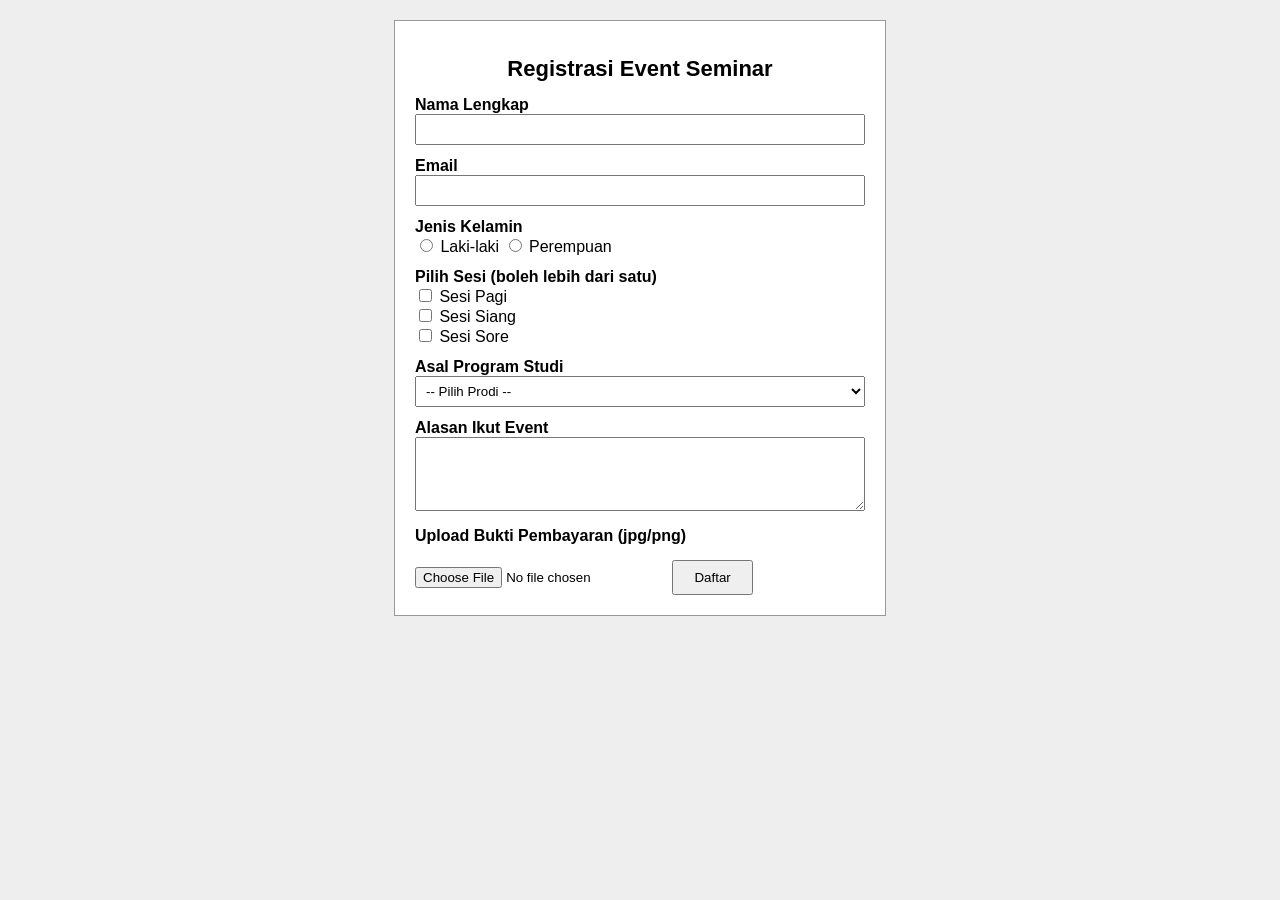
<file: Pertemuan7/index.html>
<!DOCTYPE html>
<html lang="id">
<head>
  <meta charset="UTF-8">
  <meta name="viewport" content="width=device-width, initial-scale=1.0">
  <title>Registrasi Event</title>
  <link rel="stylesheet" href="style.css">
</head>
<body>
  <div class="box">
    <h1>Registrasi Event Seminar</h1>

    <form action="proses.php" method="post" enctype="multipart/form-data">

      <label>Nama Lengkap</label>
      <input type="text" name="nama" required minlength="3" maxlength="50"
             pattern="[A-Za-z ]+" title="Nama hanya boleh huruf dan spasi">

      <label>Email</label>
      <input type="email" name="email" required>

      <label>Jenis Kelamin</label>
      <input type="radio" name="gender" value="Laki-laki" required> Laki-laki
      <input type="radio" name="gender" value="Perempuan"> Perempuan

      <label>Pilih Sesi (boleh lebih dari satu)</label>
      <input type="checkbox" name="sesi[]" value="Pagi"> Sesi Pagi <br>
      <input type="checkbox" name="sesi[]" value="Siang"> Sesi Siang <br>
      <input type="checkbox" name="sesi[]" value="Sore"> Sesi Sore

      <label>Asal Program Studi</label>
      <select name="prodi" required>
        <option value="">-- Pilih Prodi --</option>
        <option value="Teknik Informatika">Teknik Informatika</option>
        <option value="Teknik Mesin">Teknik Mesin</option>
        <option value="Teknik Elektro">Teknik Elektro</option>
      </select>

      <label>Alasan Ikut Event</label>
      <textarea name="alasan" rows="4" required minlength="10" maxlength="200"></textarea>

      <label>Upload Bukti Pembayaran (jpg/png)</label>
      <input type="file" name="bukti" accept=".jpg,.png" required>

      <button type="submit">Daftar</button>
    </form>
  </div>
</body>
</html>
</file>
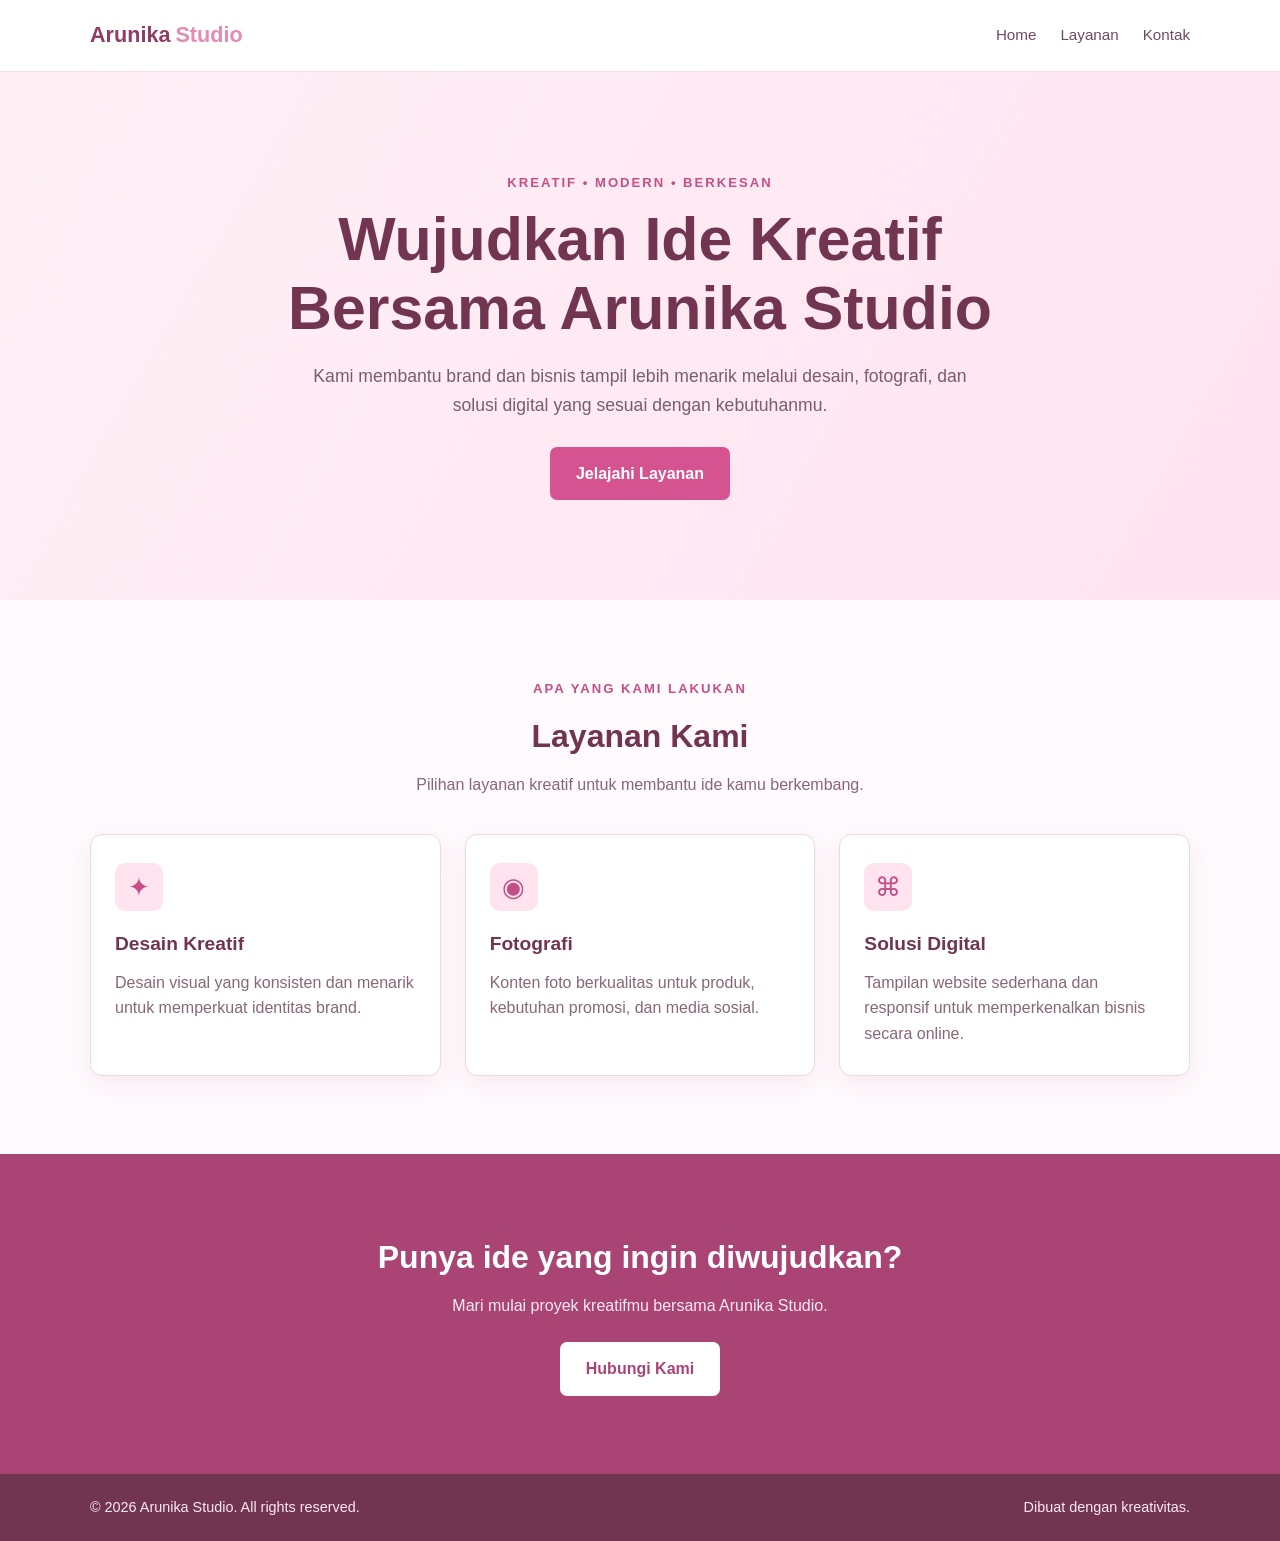
<file: Pertemuan4/Tugas4_Desain Web_4525210092_Ardhelia Salsabila/index.html>
<!DOCTYPE html>
<html lang="id">
<head>
    <meta charset="UTF-8">
    <meta name="viewport" content="width=device-width, initial-scale=1.0">
    <title>Arunika Studio</title>
    <link rel="stylesheet" href="style.css">
</head>
<body>
    <header class="site-header">
        <div class="container nav">
            <a class="logo" href="#home">Arunika<span>Studio</span></a>
            <nav aria-label="Navigasi utama">
                <a href="#home">Home</a>
                <a href="#layanan">Layanan</a>
                <a href="#kontak">Kontak</a>
            </nav>
        </div>
    </header>

    <main>
        <section class="hero" id="home">
            <div class="container hero-content">
                <p class="eyebrow">Kreatif • Modern • Berkesan</p>
                <h1>Wujudkan Ide Kreatif Bersama Arunika Studio</h1>
                <p class="hero-description">
                    Kami membantu brand dan bisnis tampil lebih menarik melalui desain,
                    fotografi, dan solusi digital yang sesuai dengan kebutuhanmu.
                </p>
                <a class="button" href="#layanan">Jelajahi Layanan</a>
            </div>
        </section>

        <section class="services section" id="layanan">
            <div class="container">
                <div class="section-heading">
                    <p class="eyebrow">Apa yang Kami Lakukan</p>
                    <h2>Layanan Kami</h2>
                    <p>Pilihan layanan kreatif untuk membantu ide kamu berkembang.</p>
                </div>

                <div class="service-grid">
                    <article class="service-card">
                        <div class="service-icon" aria-hidden="true">✦</div>
                        <h3>Desain Kreatif</h3>
                        <p>Desain visual yang konsisten dan menarik untuk memperkuat identitas brand.</p>
                    </article>
                    <article class="service-card">
                        <div class="service-icon" aria-hidden="true">◉</div>
                        <h3>Fotografi</h3>
                        <p>Konten foto berkualitas untuk produk, kebutuhan promosi, dan media sosial.</p>
                    </article>
                    <article class="service-card">
                        <div class="service-icon" aria-hidden="true">⌘</div>
                        <h3>Solusi Digital</h3>
                        <p>Tampilan website sederhana dan responsif untuk memperkenalkan bisnis secara online.</p>
                    </article>
                </div>
            </div>
        </section>

        <section class="contact section" id="kontak">
            <div class="container contact-content">
                <h2>Punya ide yang ingin diwujudkan?</h2>
                <p>Mari mulai proyek kreatifmu bersama Arunika Studio.</p>
                <a class="button button-light" href="mailto:hello@arunikastudio.com">Hubungi Kami</a>
            </div>
        </section>
    </main>

    <footer class="site-footer">
        <div class="container footer-content">
            <p>© 2026 Arunika Studio. All rights reserved.</p>
            <p>Dibuat dengan kreativitas.</p>
        </div>
    </footer>
</body>
</html>
</file>
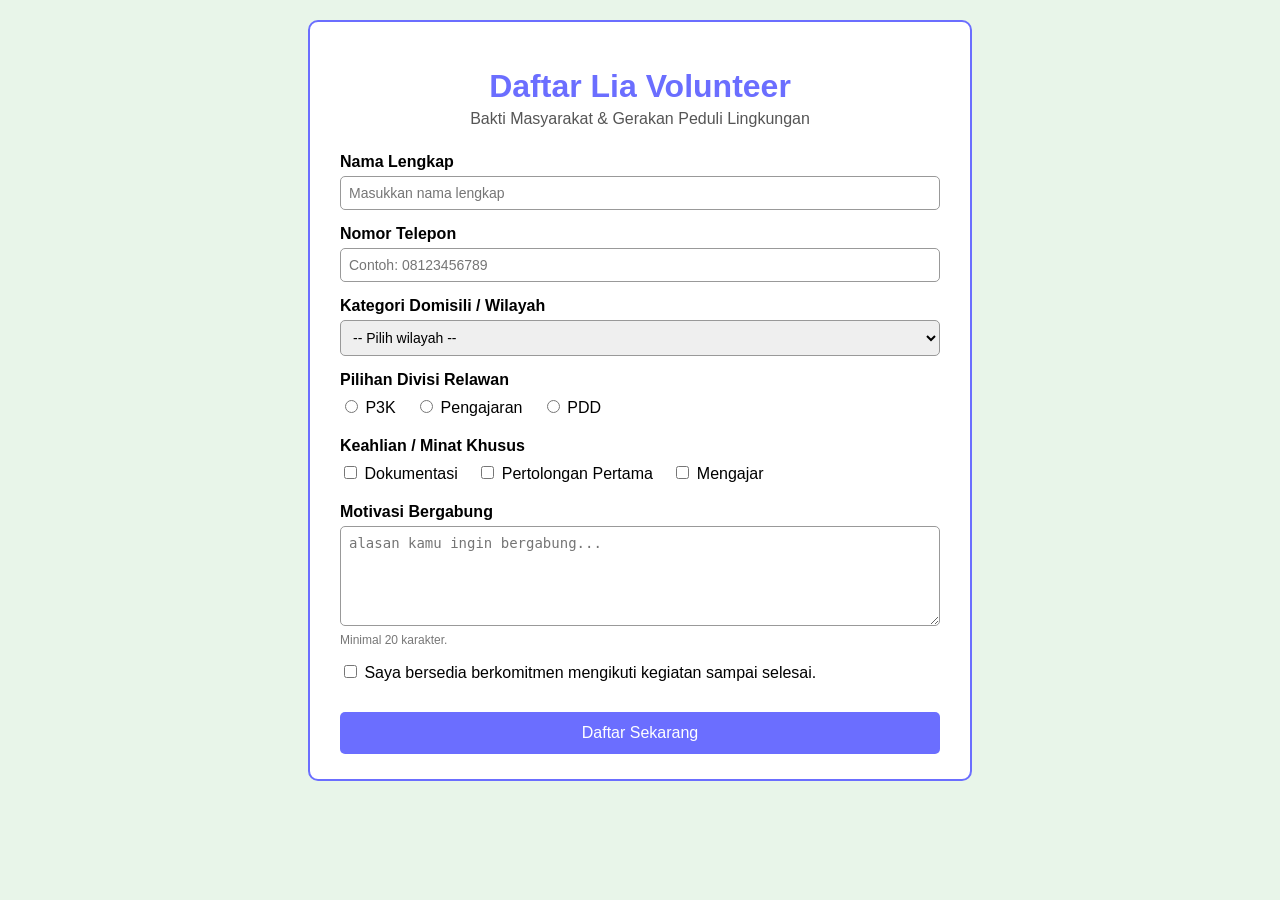
<file: Pertemuan8/Quis/index.html>
<!DOCTYPE html>
<html lang="id">
<head>
  <meta charset="UTF-8">
  <meta name="viewport" content="width=device-width, initial-scale=1.0">
  <title>Daftar Voluntir - Bakti Masyarakat & Gerakan Peduli Lingkungan</title>

  <link rel="stylesheet" href="style.css">
</head>

<body>
  <div class="container">
    <h1>Daftar Lia Volunteer</h1>
    <p class="subjudul">Bakti Masyarakat &amp; Gerakan Peduli Lingkungan</p>

    <form action="#" method="post">

      <label for="nama">Nama Lengkap</label>
      <input type="text" id="nama" name="nama" placeholder="Masukkan nama lengkap" required>

      <label for="telepon">Nomor Telepon</label>
      <input type="tel" id="telepon" name="telepon" placeholder="Contoh: 08123456789" required>

      <label for="wilayah">Kategori Domisili / Wilayah</label>
      <select id="wilayah" name="wilayah" required>
        <option value="">-- Pilih wilayah --</option>
        <option value="jakarta-pusat">Jakarta Pusat</option>
        <option value="jakarta-utara">Jakarta Utara</option>
        <option value="jakarta-barat">Jakarta Barat</option>
        <option value="jakarta-selatan">Jakarta Selatan</option>
        <option value="jakarta-timur">Jakarta Timur</option>
        <option value="luar-jakarta">Luar Jakarta</option>
      </select>

      <label>Pilihan Divisi Relawan</label>
      <label class="pilihan">
        <input type="radio" name="divisi" value="P3K" required> P3K
      </label>
      <label class="pilihan">
        <input type="radio" name="divisi" value="Pengajaran"> Pengajaran
      </label>
      <label class="pilihan">
        <input type="radio" name="divisi" value="PDD"> PDD
      </label>

      <label>Keahlian / Minat Khusus</label>
      <label class="pilihan">
        <input type="checkbox" name="keahlian" value="dokumentasi"> Dokumentasi
      </label>
      <label class="pilihan">
        <input type="checkbox" name="keahlian" value="pertolongan-pertama"> Pertolongan Pertama
      </label>
      <label class="pilihan">
        <input type="checkbox" name="keahlian" value="mengajar"> Mengajar
      </label>
      <label class="pilihan">
      </label>

      <label for="motivasi">Motivasi Bergabung</label>
      <textarea id="motivasi" name="motivasi" minlength="20" placeholder="alasan kamu ingin bergabung..." required></textarea>
      <p class="catatan">Minimal 20 karakter.</p>

      <label class="pilihan">
        <input type="checkbox" name="komitmen" required>
        Saya bersedia berkomitmen mengikuti kegiatan sampai selesai.
      </label>

      <button type="submit">Daftar Sekarang</button>

    </form>
  </div>
</body>
</html>
</file>
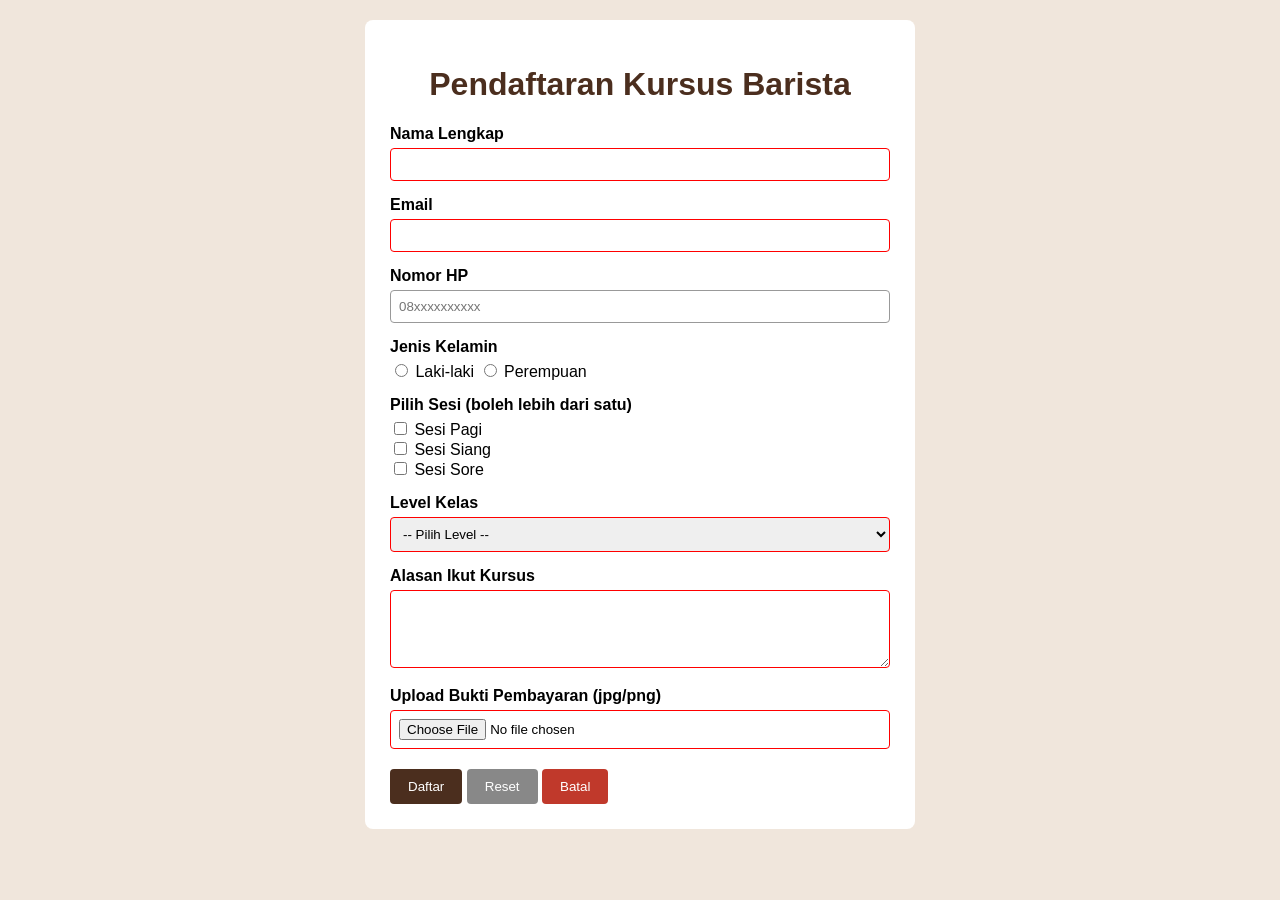
<file: Pertemuan8/Tugas/index.html>
<!DOCTYPE html>
<html lang="id">
<head>
  <meta charset="UTF-8">
  <meta name="viewport" content="width=device-width, initial-scale=1.0">
  <title>Pendaftaran Kursus</title>
  <link rel="stylesheet" href="style.css">
</head>
<body>
  <div class="box">
    <h1>Pendaftaran Kursus Barista</h1>

    <form action="#" method="post" enctype="multipart/form-data">

      <label>Nama Lengkap</label>
      <input type="text" name="nama" required minlength="3" maxlength="50"
             pattern="[A-Za-z ]+" title="Nama hanya boleh huruf dan spasi">

      <label>Email</label>
      <input type="email" name="email" required>

      <label>Nomor HP</label>
      <input type="text" name="hp" required pattern="08[0-9]{8,11}"
             title="Nomor HP diawali 08 dan 10-13 digit angka" placeholder="08xxxxxxxxxx">

      <label>Jenis Kelamin</label>
      <input type="radio" name="gender" value="Laki-laki" required> Laki-laki
      <input type="radio" name="gender" value="Perempuan"> Perempuan

      <label>Pilih Sesi (boleh lebih dari satu)</label>
      <input type="checkbox" name="sesi[]" value="Pagi"> Sesi Pagi <br>
      <input type="checkbox" name="sesi[]" value="Siang"> Sesi Siang <br>
      <input type="checkbox" name="sesi[]" value="Sore"> Sesi Sore

      <label>Level Kelas</label>
      <select name="level" required>
        <option value="">-- Pilih Level --</option>
        <option value="Dasar">Dasar</option>
        <option value="Menengah">Menengah</option>
        <option value="Lanjutan">Lanjutan</option>
      </select>

      <label>Alasan Ikut Kursus</label>
      <textarea name="alasan" rows="4" required minlength="10" maxlength="200"></textarea>

      <label>Upload Bukti Pembayaran (jpg/png)</label>
      <input type="file" name="bukti" accept=".jpg,.jpeg,.png" required>

      <!-- 3 jenis button: submit, reset, button -->
      <button type="submit">Daftar</button>
      <button type="reset">Reset</button>
      <button type="button">Batal</button>
    </form>
  </div>
</body>
</html>
</file>
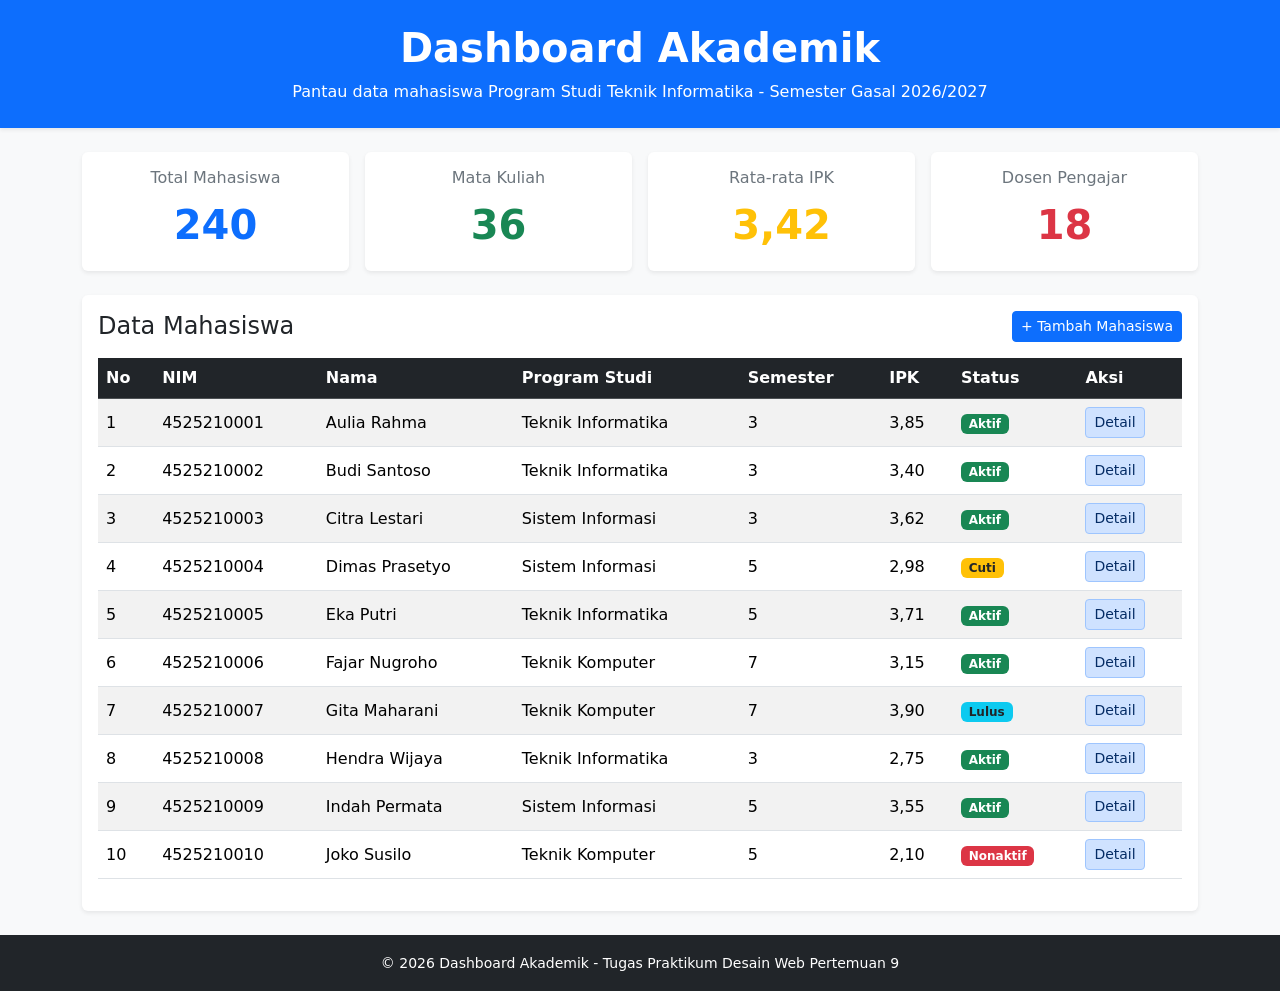
<file: Pertemuan9/Tugas/index.html>
<!DOCTYPE html>
<html lang="id">
<head>
  <meta charset="UTF-8">
  <meta name="viewport" content="width=device-width, initial-scale=1">
  <title>Dashboard Akademik</title>

  <!-- Bootstrap CSS lewat CDN (dipanggil di <head>) -->
  <link href="https://cdn.jsdelivr.net/npm/bootstrap@5.3.3/dist/css/bootstrap.min.css" rel="stylesheet">

  <!-- CSS buatan sendiri, dipanggil setelah Bootstrap -->
  <link rel="stylesheet" href="style.css">
</head>
<body class="bg-light">

  <!-- HEADER -->
  <header class="bg-primary text-white text-center py-4 mb-4 shadow-sm">
    <div class="container">
      <h1 class="fw-bold">Dashboard Akademik</h1>
      <p class="mb-0">Pantau data mahasiswa Program Studi Teknik Informatika - Semester Gasal 2026/2027</p>
    </div>
  </header>

  <main class="container">

    <!-- 4 KARTU STATISTIK -->
    <!-- HP: col-12 (1 kolom), Tablet: col-md-6 (2 kolom), Laptop: col-lg-3 (4 kolom) -->
    <div class="row g-3 mb-4">

      <div class="col-12 col-md-6 col-lg-3">
        <div class="card shadow-sm text-center h-100">
          <div class="card-body">
            <h6 class="card-title text-secondary">Total Mahasiswa</h6>
            <p class="angka text-primary">240</p>
          </div>
        </div>
      </div>

      <div class="col-12 col-md-6 col-lg-3">
        <div class="card shadow-sm text-center h-100">
          <div class="card-body">
            <h6 class="card-title text-secondary">Mata Kuliah</h6>
            <p class="angka text-success">36</p>
          </div>
        </div>
      </div>

      <div class="col-12 col-md-6 col-lg-3">
        <div class="card shadow-sm text-center h-100">
          <div class="card-body">
            <h6 class="card-title text-secondary">Rata-rata IPK</h6>
            <p class="angka text-warning">3,42</p>
          </div>
        </div>
      </div>

      <div class="col-12 col-md-6 col-lg-3">
        <div class="card shadow-sm text-center h-100">
          <div class="card-body">
            <h6 class="card-title text-secondary">Dosen Pengajar</h6>
            <p class="angka text-danger">18</p>
          </div>
        </div>
      </div>

    </div>

    <!-- TABEL DATA MAHASISWA -->
    <div class="card shadow-sm mb-4">
      <div class="card-body">

        <div class="d-flex justify-content-between align-items-center mb-3">
          <h4 class="mb-0">Data Mahasiswa</h4>
          <button class="btn btn-primary btn-sm">+ Tambah Mahasiswa</button>
        </div>

        <!-- table-responsive: tabel bisa digeser ke samping di layar kecil -->
        <div class="table-responsive">
          <table class="table table-striped table-hover align-middle">
            <thead class="table-dark">
              <tr>
                <th>No</th>
                <th>NIM</th>
                <th>Nama</th>
                <th>Program Studi</th>
                <th>Semester</th>
                <th>IPK</th>
                <th>Status</th>
                <th>Aksi</th>
              </tr>
            </thead>
            <tbody>
              <tr>
                <td>1</td>
                <td>4525210001</td>
                <td>Aulia Rahma</td>
                <td>Teknik Informatika</td>
                <td>3</td>
                <td>3,85</td>
                <td><span class="badge bg-success">Aktif</span></td>
                <td><button class="btn btn-sm bg-primary-subtle text-primary-emphasis border-primary-subtle">Detail</button></td>
              </tr>
              <tr>
                <td>2</td>
                <td>4525210002</td>
                <td>Budi Santoso</td>
                <td>Teknik Informatika</td>
                <td>3</td>
                <td>3,40</td>
                <td><span class="badge bg-success">Aktif</span></td>
                <td><button class="btn btn-sm bg-primary-subtle text-primary-emphasis border-primary-subtle">Detail</button></td>
              </tr>
              <tr>
                <td>3</td>
                <td>4525210003</td>
                <td>Citra Lestari</td>
                <td>Sistem Informasi</td>
                <td>3</td>
                <td>3,62</td>
                <td><span class="badge bg-success">Aktif</span></td>
                <td><button class="btn btn-sm bg-primary-subtle text-primary-emphasis border-primary-subtle">Detail</button></td>
              </tr>
              <tr>
                <td>4</td>
                <td>4525210004</td>
                <td>Dimas Prasetyo</td>
                <td>Sistem Informasi</td>
                <td>5</td>
                <td>2,98</td>
                <td><span class="badge bg-warning text-dark">Cuti</span></td>
                <td><button class="btn btn-sm bg-primary-subtle text-primary-emphasis border-primary-subtle">Detail</button></td>
              </tr>
              <tr>
                <td>5</td>
                <td>4525210005</td>
                <td>Eka Putri</td>
                <td>Teknik Informatika</td>
                <td>5</td>
                <td>3,71</td>
                <td><span class="badge bg-success">Aktif</span></td>
                <td><button class="btn btn-sm bg-primary-subtle text-primary-emphasis border-primary-subtle">Detail</button></td>
              </tr>
              <tr>
                <td>6</td>
                <td>4525210006</td>
                <td>Fajar Nugroho</td>
                <td>Teknik Komputer</td>
                <td>7</td>
                <td>3,15</td>
                <td><span class="badge bg-success">Aktif</span></td>
                <td><button class="btn btn-sm bg-primary-subtle text-primary-emphasis border-primary-subtle">Detail</button></td>
              </tr>
              <tr>
                <td>7</td>
                <td>4525210007</td>
                <td>Gita Maharani</td>
                <td>Teknik Komputer</td>
                <td>7</td>
                <td>3,90</td>
                <td><span class="badge bg-info text-dark">Lulus</span></td>
                <td><button class="btn btn-sm bg-primary-subtle text-primary-emphasis border-primary-subtle">Detail</button></td>
              </tr>
              <tr>
                <td>8</td>
                <td>4525210008</td>
                <td>Hendra Wijaya</td>
                <td>Teknik Informatika</td>
                <td>3</td>
                <td>2,75</td>
                <td><span class="badge bg-success">Aktif</span></td>
                <td><button class="btn btn-sm bg-primary-subtle text-primary-emphasis border-primary-subtle">Detail</button></td>
              </tr>
              <tr>
                <td>9</td>
                <td>4525210009</td>
                <td>Indah Permata</td>
                <td>Sistem Informasi</td>
                <td>5</td>
                <td>3,55</td>
                <td><span class="badge bg-success">Aktif</span></td>
                <td><button class="btn btn-sm bg-primary-subtle text-primary-emphasis border-primary-subtle">Detail</button></td>
              </tr>
              <tr>
                <td>10</td>
                <td>4525210010</td>
                <td>Joko Susilo</td>
                <td>Teknik Komputer</td>
                <td>5</td>
                <td>2,10</td>
                <td><span class="badge bg-danger">Nonaktif</span></td>
                <td><button class="btn btn-sm bg-primary-subtle text-primary-emphasis border-primary-subtle">Detail</button></td>
              </tr>
            </tbody>
          </table>
        </div>

      </div>
    </div>

  </main>

  <!-- FOOTER -->
  <footer class="bg-dark text-white text-center py-3">
    <small>&copy; 2026 Dashboard Akademik - Tugas Praktikum Desain Web Pertemuan 9</small>
  </footer>

  <!-- Bootstrap JS lewat CDN (dipanggil di bagian bawah <body>) -->
  <script src="https://cdn.jsdelivr.net/npm/bootstrap@5.3.3/dist/js/bootstrap.bundle.min.js"></script>
</body>
</html>
</file>
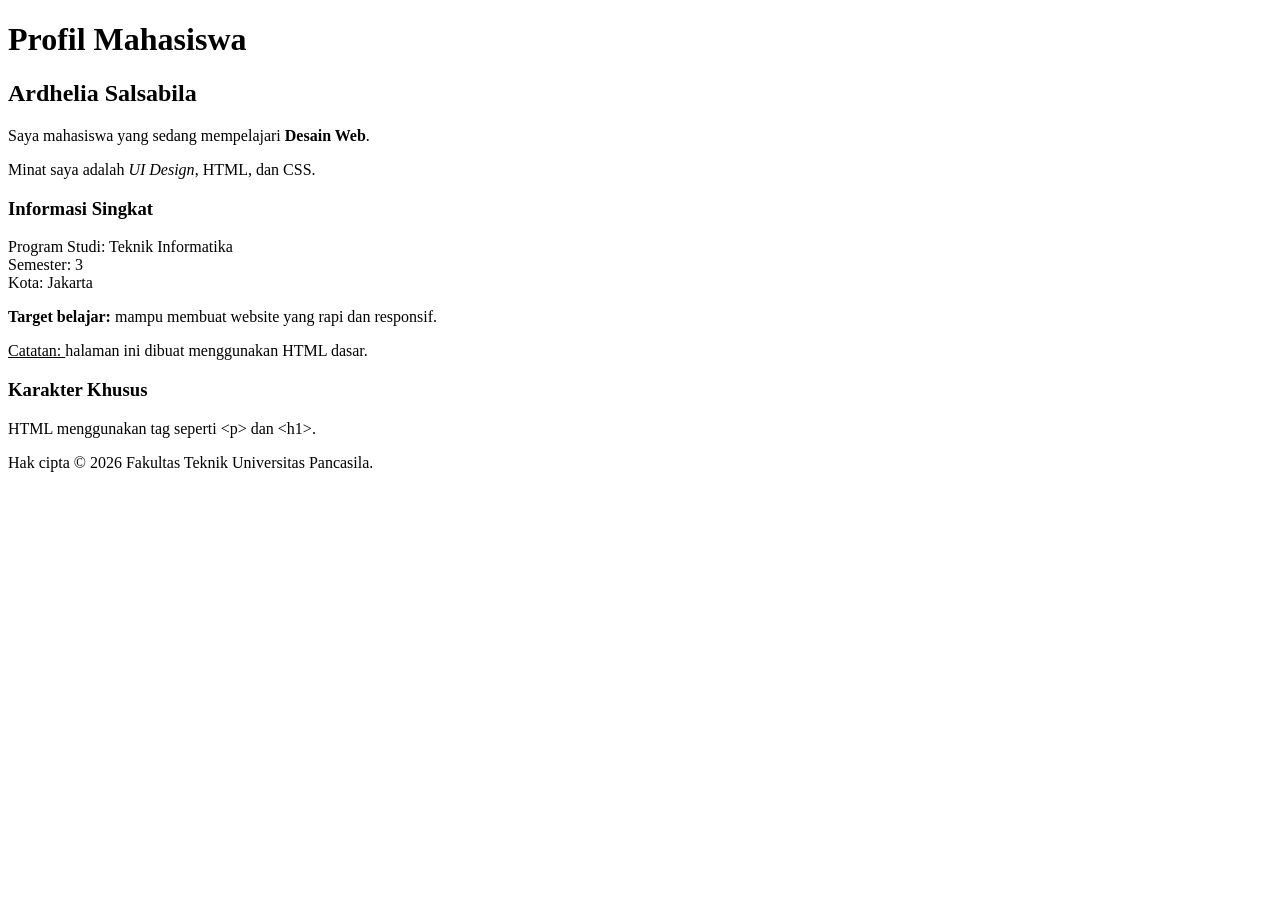
<file: Pertemuan1/ContohPrak1.html>
<!DOCTYPE html>
<html lang="id">
<head>
    <meta charset="UTF-8">
    <meta name="viewport" content="width=device-width, initial-scale=1.0">
    <title>Profil Mahasiswa </title>
</head>
<body>
    <h1>Profil Mahasiswa</h1>
    <h2>Ardhelia Salsabila</h2>
    <p>Saya mahasiswa yang sedang mempelajari <strong>Desain Web</strong>.</p>
    <p>Minat saya adalah <em>UI Design</em>, HTML, dan CSS.</p>
    <h3>Informasi Singkat</h3>
    <p>Program Studi: Teknik Informatika<br>
        Semester: 3<br>
        Kota: Jakarta</p>
    <p><b>Target belajar: </b> mampu membuat website yang rapi dan responsif.</p>
    <p><u>Catatan: </u> halaman ini dibuat menggunakan HTML dasar.</p>
    <h3>Karakter Khusus</h3>
    <p>HTML menggunakan tag seperti &lt;p&gt; dan &lt;h1&gt;.</p>
    <p>Hak cipta &copy; 2026 Fakultas Teknik Universitas Pancasila.</p>
</body>
</html>
</file>
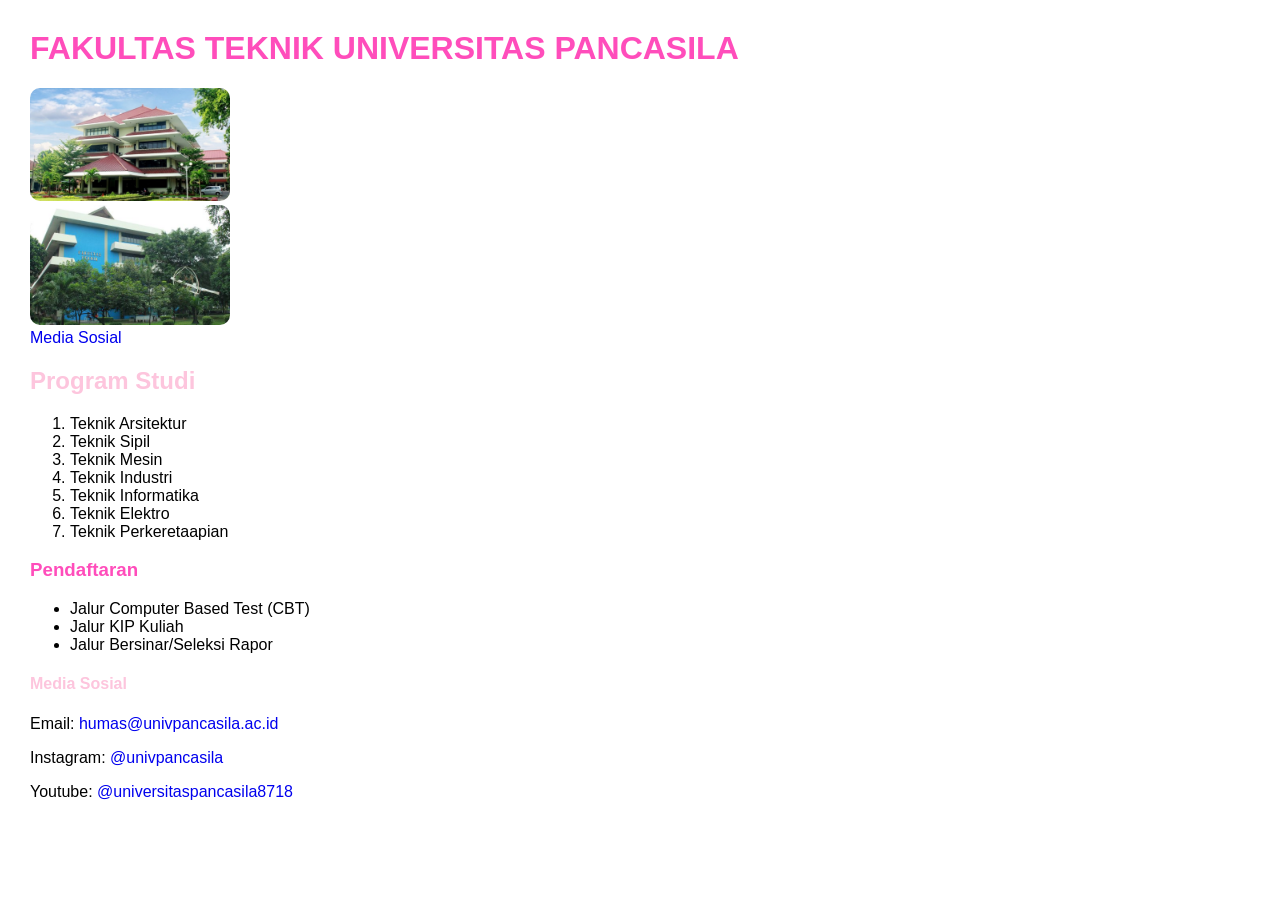
<file: Pertemuan2/Prak2Tugas1.html>
<!DOCTYPE html>
<html lang="id">
<head>
    <meta charset="UTF-8">
    <meta name="viewport" content="width=device-width, initial-scale=1.0">
    <title>PROFIL TEKNIK UNIVERSITAS PANCASILA</title>
    <link rel="stylesheet" href="css/style2.css">
</head>
<body>
    <h1> FAKULTAS TEKNIK UNIVERSITAS PANCASILA</h1>
    <img src="images/Rektorat.jpg" alt="Rektorat UP" width="200"><br>
    <img src="images/gedung-FTUP.jpg" alt="Gedung Fakultas Teknik UP" width="200"><br>
    <a href = "#IG">Media Sosial</a><br>
    <h2>Program Studi</h2>
    <ol>
        <li>Teknik Arsitektur</li>
        <li>Teknik Sipil</li>
        <li>Teknik Mesin</li>
        <li>Teknik Industri</li>
        <li>Teknik Informatika</li>
        <li>Teknik Elektro</li>
        <li>Teknik Perkeretaapian</li>
    </ol>
    <h3>Pendaftaran</h3>
    <ul>
        <li>Jalur Computer Based Test (CBT)</li>
        <li>Jalur KIP Kuliah</li>
        <li>Jalur Bersinar/Seleksi Rapor</li>
    </ul>
    <h4>Media Sosial</h4>
    <dl>
         <p>
            Email:
            <a href="mailto:humas@univpancasila.ac.id">
                humas@univpancasila.ac.id
            </a>
        </p>
        <p>
            Instagram:
            <a href="https://www.instagram.com/univpancasila/">
                @univpancasila
            </a>
        </p>
        <p>
            Youtube:
            <a href="https://www.youtube.com/@universitaspancasila8718">
                @universitaspancasila8718
            </a>
        </p>    
    </dl>
</body>
</html>
</file>
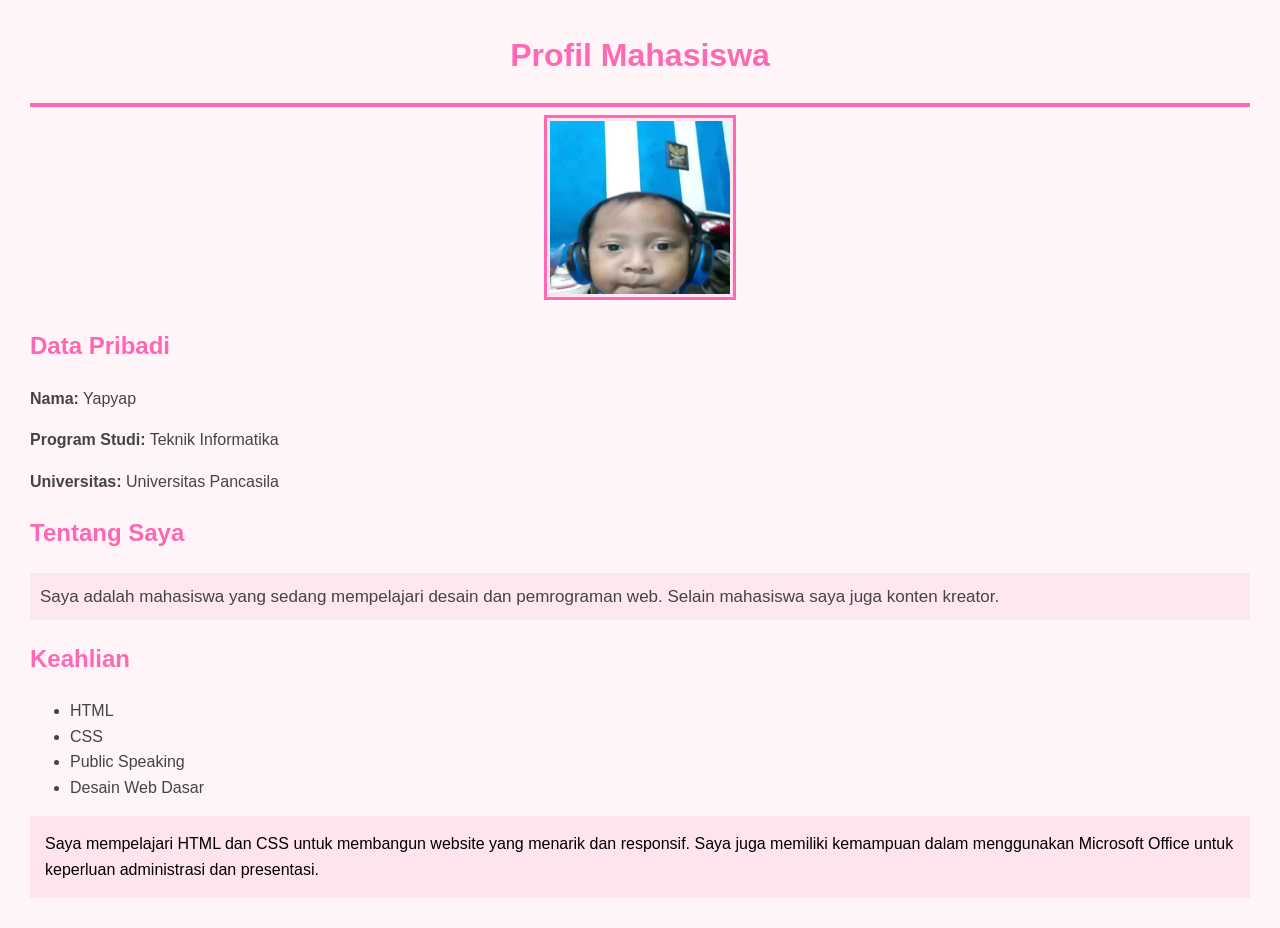
<file: Pertemuan3/index2.html>
<!DOCTYPE html>
<html lang="en">
<head>
    <meta charset="UTF-8">
    <meta name="viewport" content="width=device-width, initial-scale=1.0">
    <title>CV Mahasiswa</title>
</head>

<body style="
    font-family: Arial;
    background-color: #fff5f8;
    margin: 30px;
    line-height: 1.6;
">

    <h1 style="
        color: #ff69b4;
        font-size: 32px;
        text-align: center;
    ">
        Profil Mahasiswa
    </h1>

    <hr style="border: 2px solid rgb(255, 105, 180);">

    <div style="text-align: center;">
        
        <img src="yapyap.jpg"
        alt="foto profil mahasiswa"
        width="180"
        style="
            border: 3px solid #ff69b4;
            padding: 3px;
            background-color: rgba(255, 105, 180, 0.1);
        ">

    </div>

    <div>

        <h2 style="
            color: hsl(330, 100%, 70%);
            font-size: 24px;
        ">
            Data Pribadi
        </h2>

        <p style="
            color: #444;
            font-size: 16px;
        ">
            <strong>Nama:</strong> Yapyap
        </p>

        <p style="
            color: rgb(68, 68, 68);
            font-size: 16px;
        ">
            <strong>Program Studi:</strong> Teknik Informatika
        </p>

        <p style="
            color: #444;
            font-size: 16px;
        ">
            <strong>Universitas:</strong> Universitas Pancasila
        </p>


        <h2 style="
            color: hsl(330, 100%, 70%);
            font-size: 24px;
        ">
            Tentang Saya
        </h2>

        <p style="
            color: #444;
            font-size: 17px;
            text-align: justify;
            background-color: rgba(255, 105, 180, 0.1);
            padding: 10px;
        ">
            Saya adalah mahasiswa yang sedang mempelajari
            desain dan pemrograman web. Selain mahasiswa saya juga
            konten kreator.
        </p>


        <h2 style="
            color: #ff69b4;
            font-size: 24px;
        ">
            Keahlian
        </h2>

        <ul style="
            color: #444;
            font-size: 16px;
        ">
            <li>HTML</li>
            <li>CSS</li>
            <li>Public Speaking</li>
            <li>Desain Web Dasar</li>
        </ul>

        <p style="
            background-color: #ffe4ef;
            padding: 15px;
            font-size: 16px;
        ">
            Saya mempelajari HTML dan CSS untuk membangun website
            yang menarik dan responsif. Saya juga memiliki kemampuan
            dalam menggunakan Microsoft Office untuk keperluan
            administrasi dan presentasi.
        </p>

    </div>

</body>
</html>
</file>
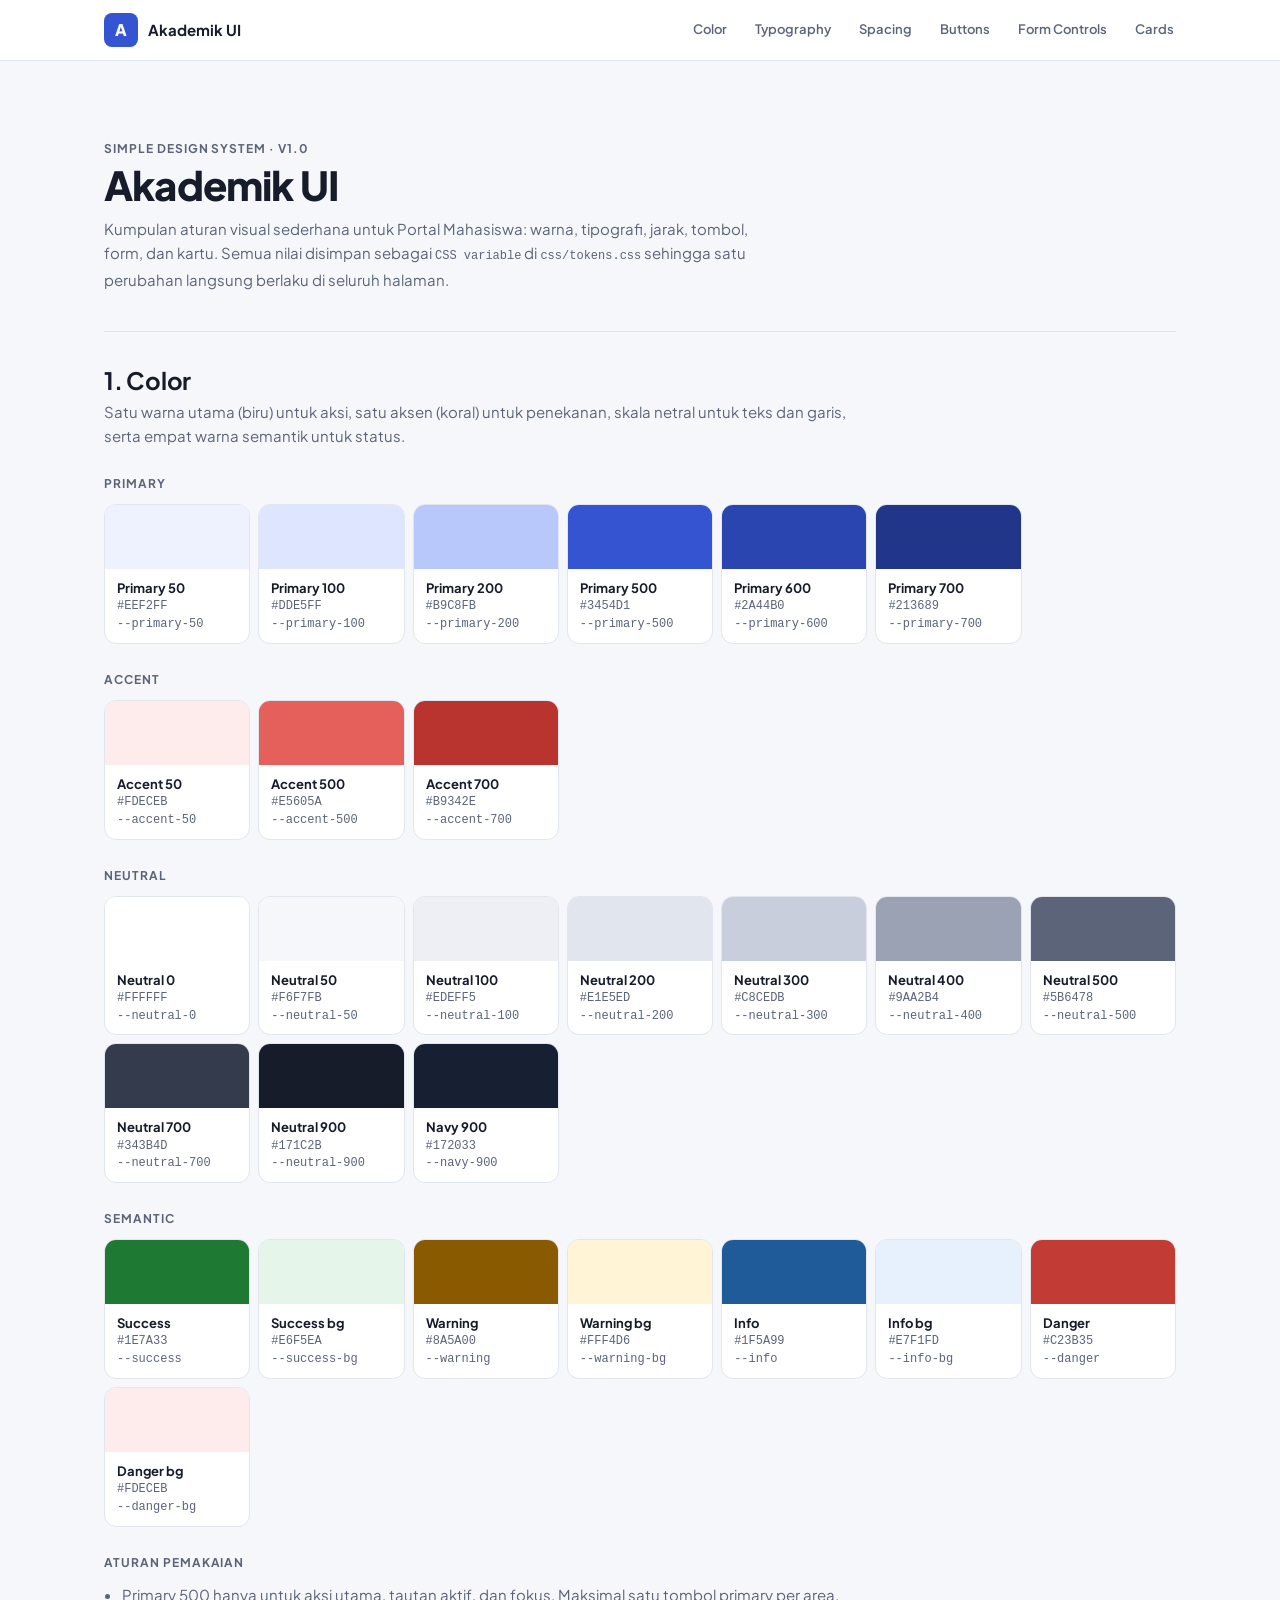
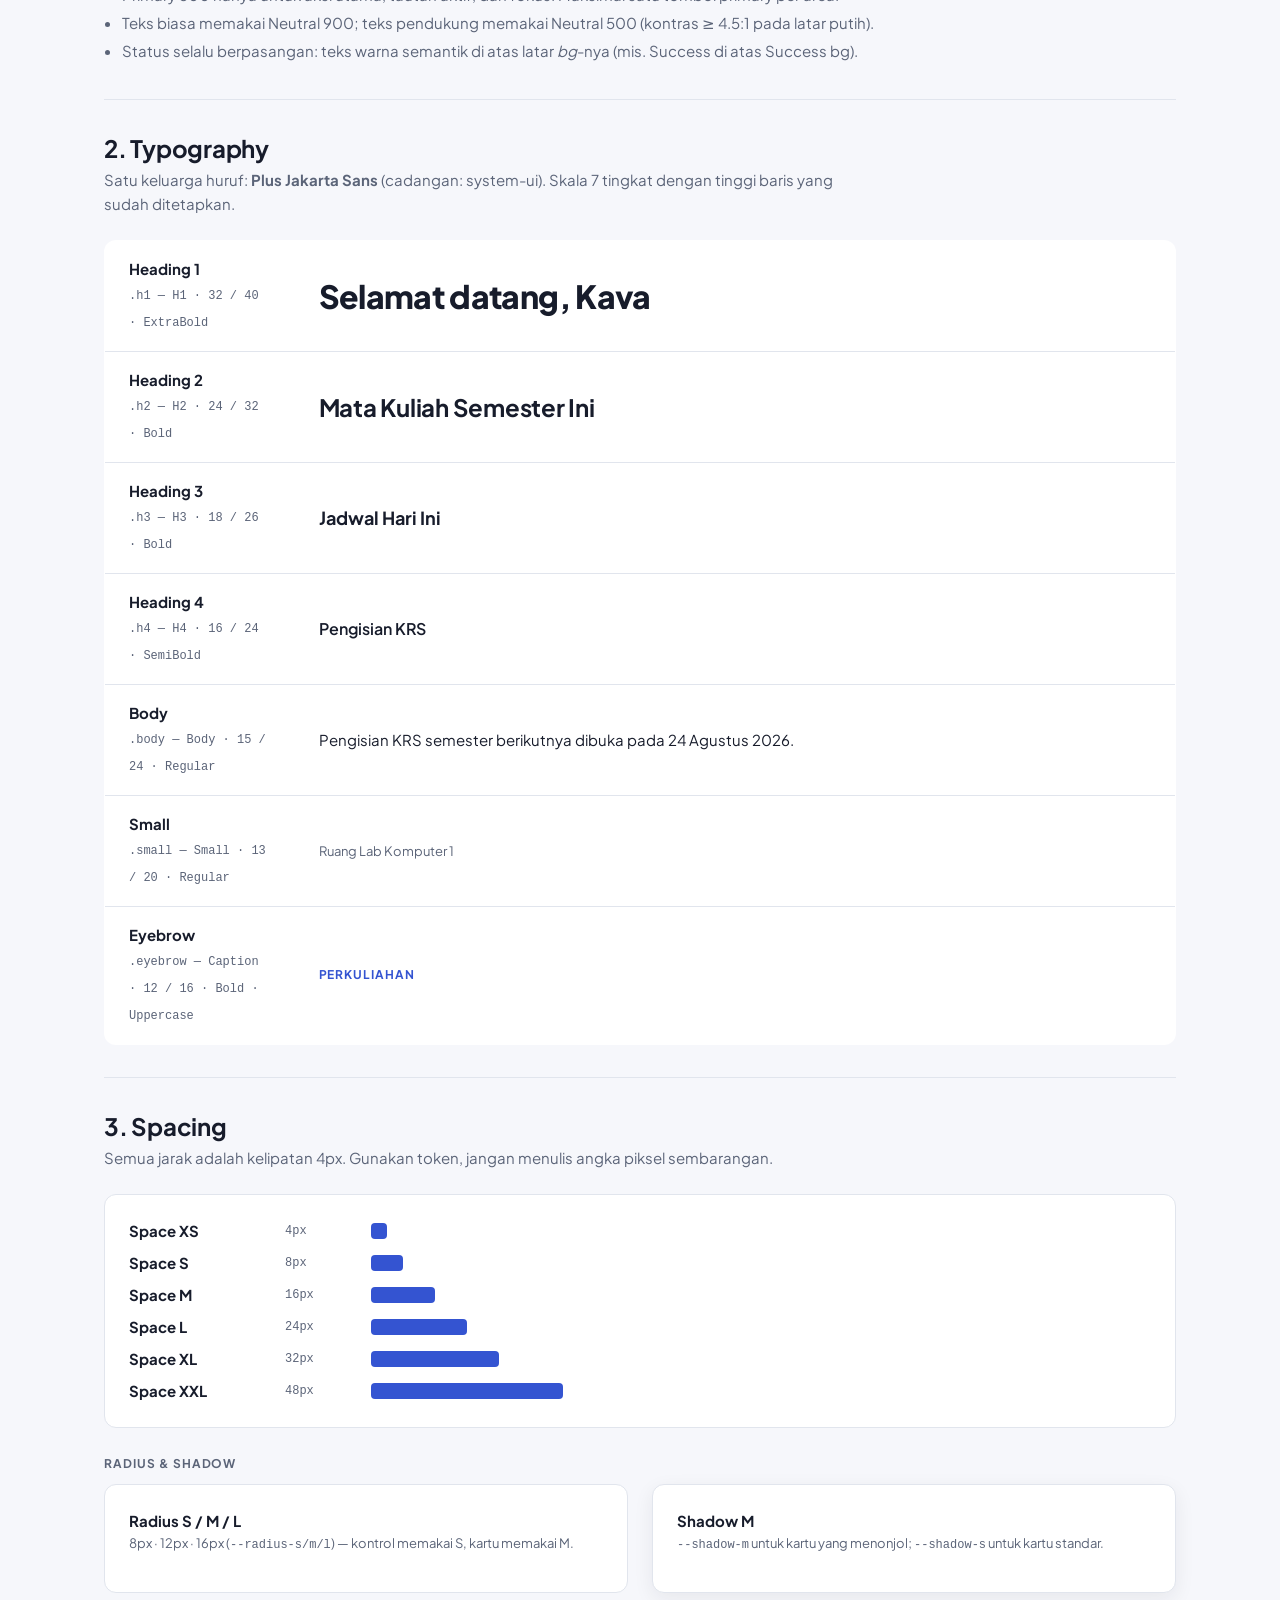
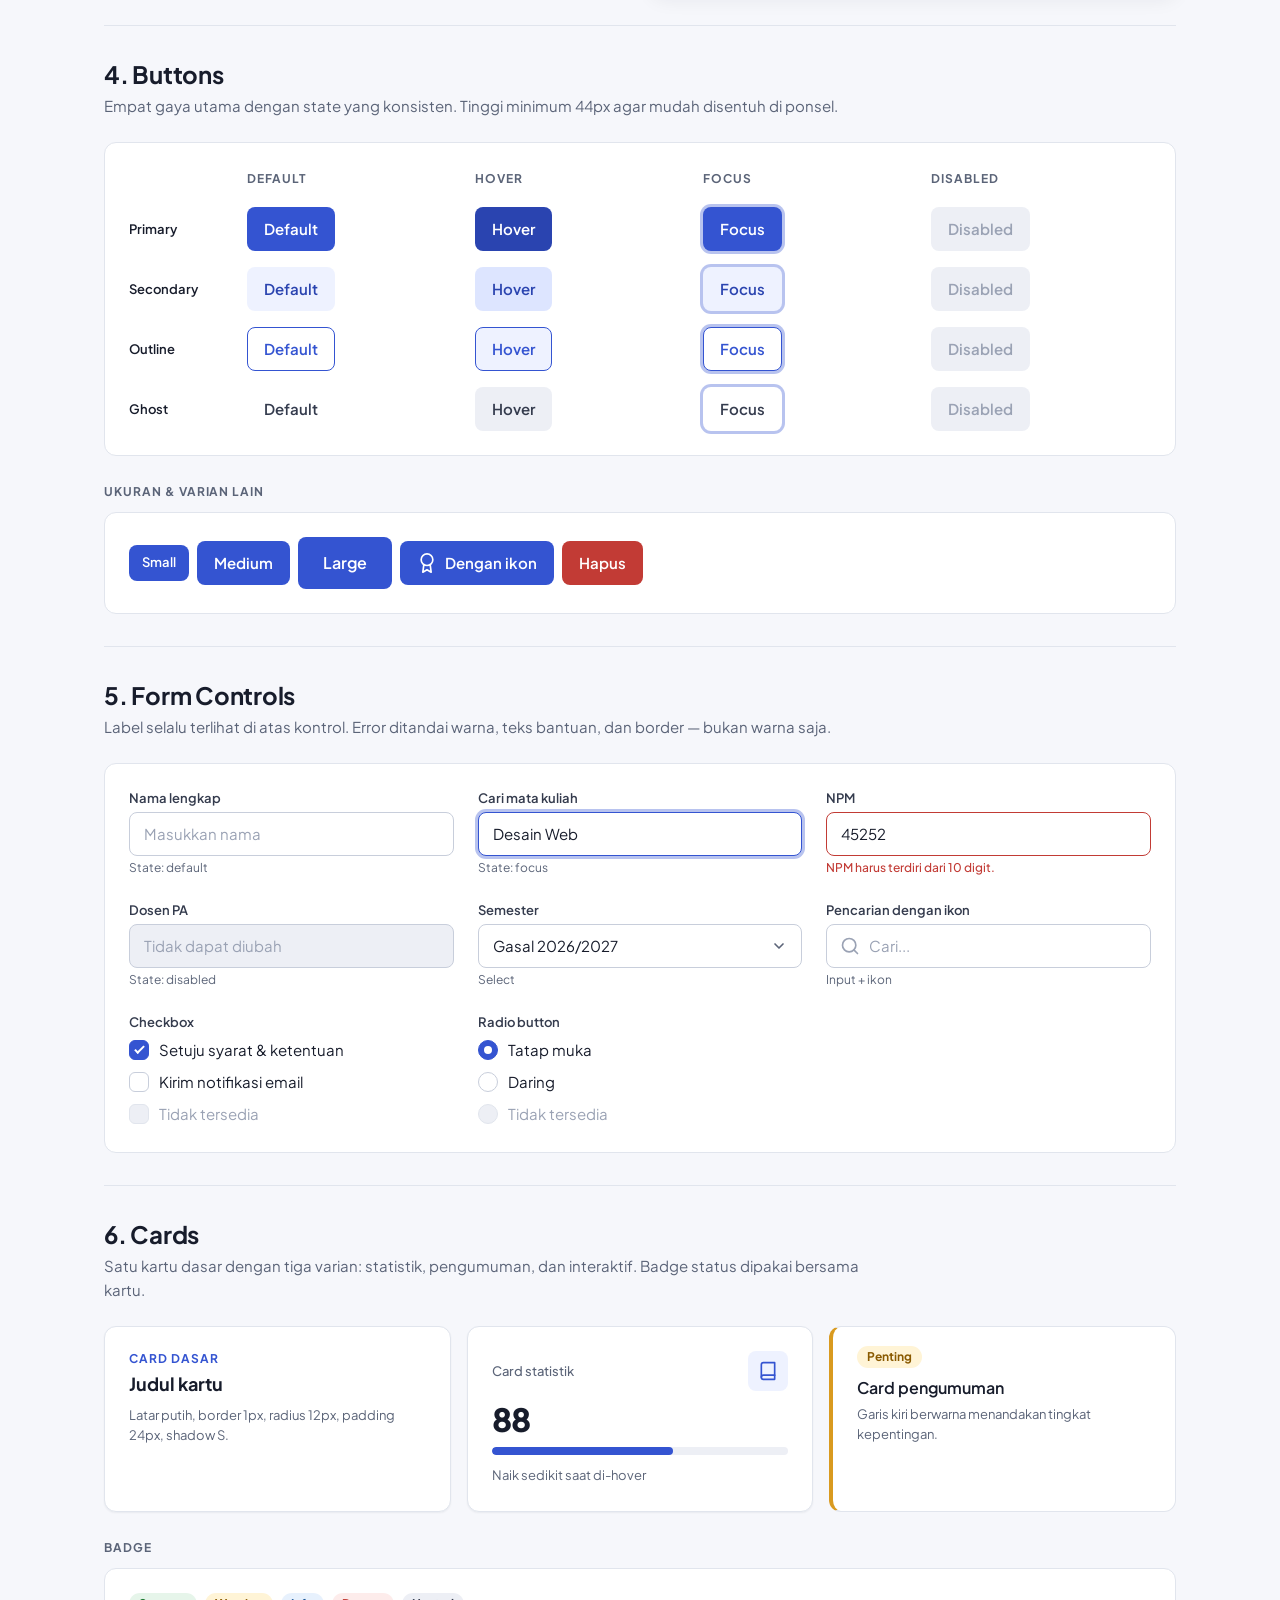
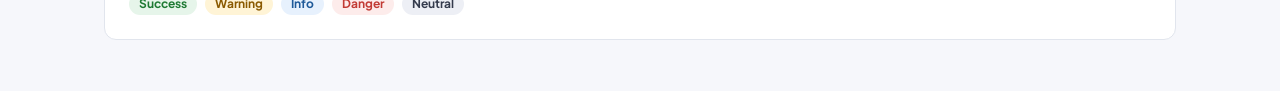
<file: Pertemuan6/design-system.html>
<!doctype html>
<html lang="id">
<head>
<meta charset="UTF-8" />
<meta name="viewport" content="width=device-width, initial-scale=1.0" />
<title>Design System — Akademik UI</title>
<link rel="stylesheet" href="css/tokens.css" />
<link rel="stylesheet" href="css/components.css" />
<link rel="stylesheet" href="css/docs.css" />
</head>
<body>
<svg width="0" height="0" style="position:absolute" aria-hidden="true">
  <symbol id="i-search" viewBox="0 0 24 24"><circle cx="11" cy="11" r="8"/><line x1="21" y1="21" x2="16.65" y2="16.65"/></symbol>
  <symbol id="i-award" viewBox="0 0 24 24"><circle cx="12" cy="8" r="7"/><polyline points="8.21 13.89 7 23 12 20 17 23 15.79 13.88"/></symbol>
  <symbol id="i-book" viewBox="0 0 24 24"><path d="M4 19.5A2.5 2.5 0 0 1 6.5 17H20"/><path d="M6.5 2H20v20H6.5A2.5 2.5 0 0 1 4 19.5v-15A2.5 2.5 0 0 1 6.5 2z"/></symbol>
</svg>

<header class="ds-nav">
  <div class="ds-nav-inner">
    <strong><span class="brand-logo" aria-hidden="true">A</span> Akademik UI</strong>
    <nav aria-label="Bagian design system" style="display:flex;gap:24px">
      <a class="link" href="#warna">Color</a><a class="link" href="#tipografi">Typography</a><a class="link" href="#spacing">Spacing</a>
      <a class="link" href="#tombol">Buttons</a><a class="link" href="#form">Form Controls</a><a class="link" href="#kartu">Cards</a>
    </nav>
  </div>
</header>

<main class="ds-wrap">
  <section class="ds-hero">
    <p class="eyebrow">Simple Design System · v1.0</p>
    <h1 class="h1">Akademik UI</h1>
    <p>Kumpulan aturan visual sederhana untuk Portal Mahasiswa: warna, tipografi, jarak, tombol, form, dan kartu. Semua nilai disimpan sebagai <span class="code">CSS variable</span> di <span class="code">css/tokens.css</span> sehingga satu perubahan langsung berlaku di seluruh halaman.</p>
  </section>

  <section class="ds-section" id="warna">
    <h2 class="h2">1. Color</h2>
    <p class="lead">Satu warna utama (biru) untuk aksi, satu aksen (koral) untuk penekanan, skala netral untuk teks dan garis, serta empat warna semantik untuk status.</p>
    <p class="ds-sub">Primary</p><div class="swatch-row"><div class="swatch"><i style="background:var(--primary-50)"></i><div><b>Primary 50</b><code>#EEF2FF</code><br><code>--primary-50</code></div></div><div class="swatch"><i style="background:var(--primary-100)"></i><div><b>Primary 100</b><code>#DDE5FF</code><br><code>--primary-100</code></div></div><div class="swatch"><i style="background:var(--primary-200)"></i><div><b>Primary 200</b><code>#B9C8FB</code><br><code>--primary-200</code></div></div><div class="swatch"><i style="background:var(--primary-500)"></i><div><b>Primary 500</b><code>#3454D1</code><br><code>--primary-500</code></div></div><div class="swatch"><i style="background:var(--primary-600)"></i><div><b>Primary 600</b><code>#2A44B0</code><br><code>--primary-600</code></div></div><div class="swatch"><i style="background:var(--primary-700)"></i><div><b>Primary 700</b><code>#213689</code><br><code>--primary-700</code></div></div></div>
    <p class="ds-sub">Accent</p><div class="swatch-row"><div class="swatch"><i style="background:var(--accent-50)"></i><div><b>Accent 50</b><code>#FDECEB</code><br><code>--accent-50</code></div></div><div class="swatch"><i style="background:var(--accent-500)"></i><div><b>Accent 500</b><code>#E5605A</code><br><code>--accent-500</code></div></div><div class="swatch"><i style="background:var(--accent-700)"></i><div><b>Accent 700</b><code>#B9342E</code><br><code>--accent-700</code></div></div></div>
    <p class="ds-sub">Neutral</p><div class="swatch-row"><div class="swatch"><i style="background:var(--neutral-0)"></i><div><b>Neutral 0</b><code>#FFFFFF</code><br><code>--neutral-0</code></div></div><div class="swatch"><i style="background:var(--neutral-50)"></i><div><b>Neutral 50</b><code>#F6F7FB</code><br><code>--neutral-50</code></div></div><div class="swatch"><i style="background:var(--neutral-100)"></i><div><b>Neutral 100</b><code>#EDEFF5</code><br><code>--neutral-100</code></div></div><div class="swatch"><i style="background:var(--neutral-200)"></i><div><b>Neutral 200</b><code>#E1E5ED</code><br><code>--neutral-200</code></div></div><div class="swatch"><i style="background:var(--neutral-300)"></i><div><b>Neutral 300</b><code>#C8CEDB</code><br><code>--neutral-300</code></div></div><div class="swatch"><i style="background:var(--neutral-400)"></i><div><b>Neutral 400</b><code>#9AA2B4</code><br><code>--neutral-400</code></div></div><div class="swatch"><i style="background:var(--neutral-500)"></i><div><b>Neutral 500</b><code>#5B6478</code><br><code>--neutral-500</code></div></div><div class="swatch"><i style="background:var(--neutral-700)"></i><div><b>Neutral 700</b><code>#343B4D</code><br><code>--neutral-700</code></div></div><div class="swatch"><i style="background:var(--neutral-900)"></i><div><b>Neutral 900</b><code>#171C2B</code><br><code>--neutral-900</code></div></div><div class="swatch"><i style="background:var(--navy-900)"></i><div><b>Navy 900</b><code>#172033</code><br><code>--navy-900</code></div></div></div>
    <p class="ds-sub">Semantic</p><div class="swatch-row"><div class="swatch"><i style="background:var(--success)"></i><div><b>Success</b><code>#1E7A33</code><br><code>--success</code></div></div><div class="swatch"><i style="background:var(--success-bg)"></i><div><b>Success bg</b><code>#E6F5EA</code><br><code>--success-bg</code></div></div><div class="swatch"><i style="background:var(--warning)"></i><div><b>Warning</b><code>#8A5A00</code><br><code>--warning</code></div></div><div class="swatch"><i style="background:var(--warning-bg)"></i><div><b>Warning bg</b><code>#FFF4D6</code><br><code>--warning-bg</code></div></div><div class="swatch"><i style="background:var(--info)"></i><div><b>Info</b><code>#1F5A99</code><br><code>--info</code></div></div><div class="swatch"><i style="background:var(--info-bg)"></i><div><b>Info bg</b><code>#E7F1FD</code><br><code>--info-bg</code></div></div><div class="swatch"><i style="background:var(--danger)"></i><div><b>Danger</b><code>#C23B35</code><br><code>--danger</code></div></div><div class="swatch"><i style="background:var(--danger-bg)"></i><div><b>Danger bg</b><code>#FDECEB</code><br><code>--danger-bg</code></div></div></div>
    <p class="ds-sub">Aturan pemakaian</p>
    <ul class="rules">
      <li>Primary 500 hanya untuk aksi utama, tautan aktif, dan fokus. Maksimal satu tombol primary per area.</li>
      <li>Teks biasa memakai Neutral 900; teks pendukung memakai Neutral 500 (kontras ≥ 4.5:1 pada latar putih).</li>
      <li>Status selalu berpasangan: teks warna semantik di atas latar <i>bg</i>-nya (mis. Success di atas Success bg).</li>
    </ul>
  </section>

  <section class="ds-section" id="tipografi">
    <h2 class="h2">2. Typography</h2>
    <p class="lead">Satu keluarga huruf: <b>Plus Jakarta Sans</b> (cadangan: system-ui). Skala 7 tingkat dengan tinggi baris yang sudah ditetapkan.</p>
    <table class="type-table"><tbody><tr><td><b>Heading 1</b><br><span class="code">.h1 — H1 · 32 / 40 · ExtraBold</span></td><td><p class="sample h1">Selamat datang, Kava</p></td></tr><tr><td><b>Heading 2</b><br><span class="code">.h2 — H2 · 24 / 32 · Bold</span></td><td><p class="sample h2">Mata Kuliah Semester Ini</p></td></tr><tr><td><b>Heading 3</b><br><span class="code">.h3 — H3 · 18 / 26 · Bold</span></td><td><p class="sample h3">Jadwal Hari Ini</p></td></tr><tr><td><b>Heading 4</b><br><span class="code">.h4 — H4 · 16 / 24 · SemiBold</span></td><td><p class="sample h4">Pengisian KRS</p></td></tr><tr><td><b>Body</b><br><span class="code">.body — Body · 15 / 24 · Regular</span></td><td><p class="sample body">Pengisian KRS semester berikutnya dibuka pada 24 Agustus 2026.</p></td></tr><tr><td><b>Small</b><br><span class="code">.small — Small · 13 / 20 · Regular</span></td><td><p class="sample small">Ruang Lab Komputer 1</p></td></tr><tr><td><b>Eyebrow</b><br><span class="code">.eyebrow — Caption · 12 / 16 · Bold · Uppercase</span></td><td><p class="sample eyebrow">Perkuliahan</p></td></tr></tbody></table>
  </section>

  <section class="ds-section" id="spacing">
    <h2 class="h2">3. Spacing</h2>
    <p class="lead">Semua jarak adalah kelipatan 4px. Gunakan token, jangan menulis angka piksel sembarangan.</p>
    <div class="space-list"><div class="space-row"><b>Space XS</b><span class="code">4px</span><div class="bar" style="width:16px"></div></div><div class="space-row"><b>Space S</b><span class="code">8px</span><div class="bar" style="width:32px"></div></div><div class="space-row"><b>Space M</b><span class="code">16px</span><div class="bar" style="width:64px"></div></div><div class="space-row"><b>Space L</b><span class="code">24px</span><div class="bar" style="width:96px"></div></div><div class="space-row"><b>Space XL</b><span class="code">32px</span><div class="bar" style="width:128px"></div></div><div class="space-row"><b>Space XXL</b><span class="code">48px</span><div class="bar" style="width:192px"></div></div></div>
    <p class="ds-sub">Radius &amp; shadow</p>
    <div class="demo-grid">
      <div class="demo"><b>Radius S / M / L</b><p class="small">8px · 12px · 16px (<span class="code">--radius-s/m/l</span>) — kontrol memakai S, kartu memakai M.</p></div>
      <div class="demo" style="box-shadow:var(--shadow-m)"><b>Shadow M</b><p class="small"><span class="code">--shadow-m</span> untuk kartu yang menonjol; <span class="code">--shadow-s</span> untuk kartu standar.</p></div>
    </div>
  </section>

  <section class="ds-section" id="tombol">
    <h2 class="h2">4. Buttons</h2>
    <p class="lead">Empat gaya utama dengan state yang konsisten. Tinggi minimum 44px agar mudah disentuh di ponsel.</p>
    <div class="demo" style="overflow-x:auto"><div class="btn-matrix"><div></div><div class="col">Default</div><div class="col">Hover</div><div class="col">Focus</div><div class="col">Disabled</div><div class="row">Primary</div><div><button class="btn btn--primary">Default</button></div><div><button class="btn btn--primary is-hover">Hover</button></div><div><button class="btn btn--primary is-focus">Focus</button></div><div><button class="btn btn--primary" disabled>Disabled</button></div><div class="row">Secondary</div><div><button class="btn btn--secondary">Default</button></div><div><button class="btn btn--secondary is-hover">Hover</button></div><div><button class="btn btn--secondary is-focus">Focus</button></div><div><button class="btn btn--secondary" disabled>Disabled</button></div><div class="row">Outline</div><div><button class="btn btn--outline">Default</button></div><div><button class="btn btn--outline is-hover">Hover</button></div><div><button class="btn btn--outline is-focus">Focus</button></div><div><button class="btn btn--outline" disabled>Disabled</button></div><div class="row">Ghost</div><div><button class="btn btn--ghost">Default</button></div><div><button class="btn btn--ghost is-hover">Hover</button></div><div><button class="btn btn--ghost is-focus">Focus</button></div><div><button class="btn btn--ghost" disabled>Disabled</button></div></div></div>
    <p class="ds-sub">Ukuran &amp; varian lain</p>
    <div class="demo btn-row">
      <button class="btn btn--primary btn--sm">Small</button>
      <button class="btn btn--primary">Medium</button>
      <button class="btn btn--primary btn--lg">Large</button>
      <button class="btn btn--primary"><svg class="icon" aria-hidden="true"><use href="#i-award"/></svg>Dengan ikon</button>
      <button class="btn btn--danger">Hapus</button>
    </div>
  </section>

  <section class="ds-section" id="form">
    <h2 class="h2">5. Form Controls</h2>
    <p class="lead">Label selalu terlihat di atas kontrol. Error ditandai warna, teks bantuan, dan border — bukan warna saja.</p>
    <div class="demo demo-grid">
      <div class="field"><label class="label" for="f1">Nama lengkap</label><input class="input" id="f1" placeholder="Masukkan nama" /><span class="help">State: default</span></div>
      <div class="field"><label class="label" for="f2">Cari mata kuliah</label><input class="input is-focus" id="f2" value="Desain Web" /><span class="help">State: focus</span></div>
      <div class="field field--error"><label class="label" for="f3">NPM</label><input class="input" id="f3" value="45252" aria-invalid="true" aria-describedby="f3e" /><span class="help" id="f3e">NPM harus terdiri dari 10 digit.</span></div>
      <div class="field"><label class="label" for="f4">Dosen PA</label><input class="input" id="f4" value="Tidak dapat diubah" disabled /><span class="help">State: disabled</span></div>
      <div class="field"><label class="label" for="f5">Semester</label>
        <select class="select" id="f5"><option>Gasal 2026/2027</option><option>Genap 2026/2027</option></select><span class="help">Select</span></div>
      <div class="field"><label class="label" for="f6">Pencarian dengan ikon</label>
        <div class="input-icon"><svg class="icon" aria-hidden="true"><use href="#i-search"/></svg><input class="input" id="f6" placeholder="Cari..." /></div><span class="help">Input + ikon</span></div>
      <div class="field"><span class="label">Checkbox</span>
        <label class="check check--checkbox"><input type="checkbox" checked /><span class="box"></span><span>Setuju syarat &amp; ketentuan</span></label>
        <label class="check check--checkbox"><input type="checkbox" /><span class="box"></span><span>Kirim notifikasi email</span></label>
        <label class="check check--checkbox"><input type="checkbox" disabled /><span class="box"></span><span>Tidak tersedia</span></label></div>
      <div class="field"><span class="label">Radio button</span>
        <label class="check check--radio"><input type="radio" name="r" checked /><span class="box"></span><span>Tatap muka</span></label>
        <label class="check check--radio"><input type="radio" name="r" /><span class="box"></span><span>Daring</span></label>
        <label class="check check--radio"><input type="radio" name="r" disabled /><span class="box"></span><span>Tidak tersedia</span></label></div>
    </div>
  </section>

  <section class="ds-section" id="kartu">
    <h2 class="h2">6. Cards</h2>
    <p class="lead">Satu kartu dasar dengan tiga varian: statistik, pengumuman, dan interaktif. Badge status dipakai bersama kartu.</p>
    <div class="card-grid">
      <article class="card"><p class="eyebrow">Card dasar</p><h3 class="h3" style="margin-bottom:8px">Judul kartu</h3><p class="small" style="margin:0">Latar putih, border 1px, radius 12px, padding 24px, shadow S.</p></article>
      <article class="card card--stat card--interactive">
        <div class="stat-top"><span class="stat-label">Card statistik</span><span class="stat-icon"><svg class="icon" aria-hidden="true"><use href="#i-book"/></svg></span></div>
        <strong class="stat-value">88</strong><div class="progress"><span style="width:61%"></span></div><span class="stat-note">Naik sedikit saat di-hover</span></article>
      <article class="card card--notice is-warning"><span class="badge badge--warning">Penting</span><h3 class="h4">Card pengumuman</h3><p>Garis kiri berwarna menandakan tingkat kepentingan.</p></article>
    </div>
    <p class="ds-sub">Badge</p>
    <div class="demo btn-row"><span class="badge badge--success">Success</span><span class="badge badge--warning">Warning</span><span class="badge badge--info">Info</span><span class="badge badge--danger">Danger</span><span class="badge badge--neutral">Neutral</span></div>
  </section>
</main>
</body>
</html>
</file>
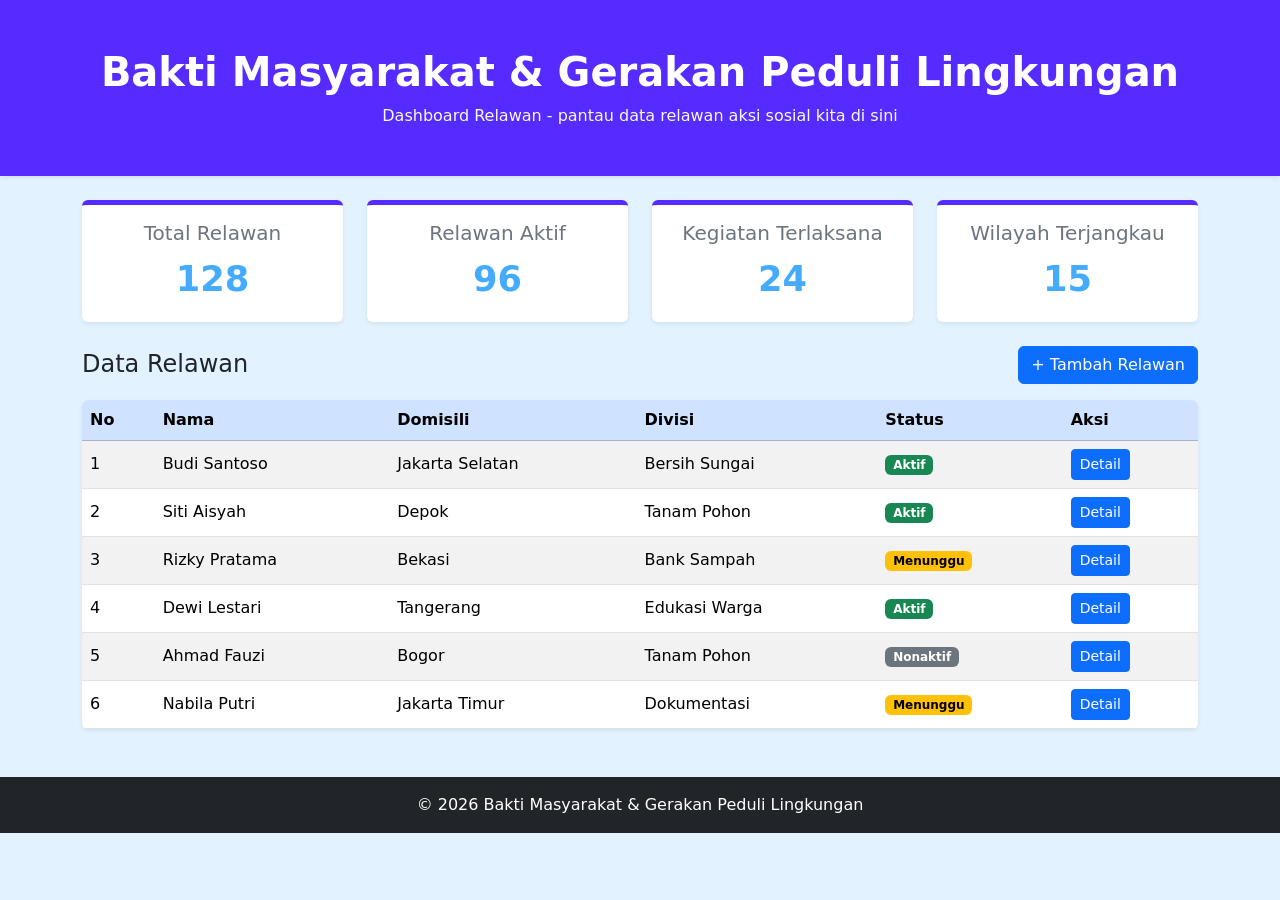
<file: Pertemuan9/quuiz/quiz.html>
<!DOCTYPE html>
<html lang="id">
<head>
    <meta charset="UTF-8">
    <meta name="viewport" content="width=device-width, initial-scale=1.0">
    <title>Dashboard Relawan</title>

    <link href="https://cdn.jsdelivr.net/npm/bootstrap@5.3.3/dist/css/bootstrap.min.css" rel="stylesheet">

    <link rel="stylesheet" href="style.css">
</head>
<body>

    <!-- 1. HEADER -->
    <header class="header-saya text-white text-center py-5 shadow-sm">
    <div class="container">
        <h1 class="fw-bold">Bakti Masyarakat &amp; Gerakan Peduli Lingkungan</h1>
        <p class="mb-0 text-light">Dashboard Relawan - pantau data relawan aksi sosial kita di sini</p>
    </div>
    </header>

    <main class="container my-4">

        <div class="row">
            <div class="col-12 col-md-6 col-lg-3 mb-4">
                <div class="card kartu-statistik shadow-sm text-center">
                    <div class="card-body">
                        <h5 class="card-title text-secondary">Total Relawan</h5>
                        <p class="angka mb-0">128</p>
                    </div>
                </div>
            </div>

            <div class="col-12 col-md-6 col-lg-3 mb-4">
                <div class="card kartu-statistik shadow-sm text-center">
                    <div class="card-body">
                        <h5 class="card-title text-secondary">Relawan Aktif</h5>
                        <p class="angka mb-0">96</p>
                    </div>
                </div>
            </div>

            <div class="col-12 col-md-6 col-lg-3 mb-4">
                <div class="card kartu-statistik shadow-sm text-center">
                    <div class="card-body">
                        <h5 class="card-title text-secondary">Kegiatan Terlaksana</h5>
                        <p class="angka mb-0">24</p>
                    </div>
                </div>
            </div>

            <div class="col-12 col-md-6 col-lg-3 mb-4">
                <div class="card kartu-statistik shadow-sm text-center">
                    <div class="card-body">
                        <h5 class="card-title text-secondary">Wilayah Terjangkau</h5>
                        <p class="angka mb-0">15</p>
                    </div>
                </div>
            </div>
        </div>

        <!-- 3. TOMBOL TAMBAH RELAWAN + JUDUL TABEL -->
        <div class="d-flex justify-content-between align-items-center mb-3">
            <h4 class="mb-0">Data Relawan</h4>
            <button type="button" class="btn btn-primary">+ Tambah Relawan</button>
        </div>

        <!-- 4. TABEL DATA RELAWAN -->
        <!-- table-responsive: tabel bisa digeser ke samping di layar kecil -->
        <div class="table-responsive bg-white shadow-sm rounded">
            <!-- table-striped: warna baris selang-seling, table-hover: baris menyala saat disorot -->
            <table class="table table-striped table-hover align-middle mb-0">
                <thead class="table-primary text-white">
                    <tr>
                        <th>No</th>
                        <th>Nama</th>
                        <th>Domisili</th>
                        <th>Divisi</th>
                        <th>Status</th>
                        <th>Aksi</th>
                    </tr>
                </thead>
                <tbody>
                    <tr>
                        <td>1</td>
                        <td>Budi Santoso</td>
                        <td>Jakarta Selatan</td>
                        <td>Bersih Sungai</td>
                        <td><span class="badge text-bg-success">Aktif</span></td>
                        <td><button class="btn btn-sm btn-primary">Detail</button></td>
                    </tr>
                    <tr>
                        <td>2</td>
                        <td>Siti Aisyah</td>
                        <td>Depok</td>
                        <td>Tanam Pohon</td>
                        <td><span class="badge text-bg-success">Aktif</span></td>
                        <td><button class="btn btn-sm btn-primary">Detail</button></td>
                    </tr>
                    <tr>
                        <td>3</td>
                        <td>Rizky Pratama</td>
                        <td>Bekasi</td>
                        <td>Bank Sampah</td>
                        <td><span class="badge text-bg-warning">Menunggu</span></td>
                        <td><button class="btn btn-sm btn-primary">Detail</button></td>
                    </tr>
                    <tr>
                        <td>4</td>
                        <td>Dewi Lestari</td>
                        <td>Tangerang</td>
                        <td>Edukasi Warga</td>
                        <td><span class="badge text-bg-success">Aktif</span></td>
                        <td><button class="btn btn-sm btn-primary">Detail</button></td>
                    </tr>
                    <tr>
                        <td>5</td>
                        <td>Ahmad Fauzi</td>
                        <td>Bogor</td>
                        <td>Tanam Pohon</td>
                        <td><span class="badge text-bg-secondary">Nonaktif</span></td>
                        <td><button class="btn btn-sm btn-primary">Detail</button></td>
                    </tr>
                    <tr>
                        <td>6</td>
                        <td>Nabila Putri</td>
                        <td>Jakarta Timur</td>
                        <td>Dokumentasi</td>
                        <td><span class="badge text-bg-warning">Menunggu</span></td>
                        <td><button class="btn btn-sm btn-primary">Detail</button></td>
                    </tr>
                </tbody>
            </table>
        </div>

    </main>

    <!-- 7. FOOTER -->
    <footer class="bg-dark text-white text-center py-3 mt-5">
        <p class="mb-0">&copy; 2026 Bakti Masyarakat &amp; Gerakan Peduli Lingkungan</p>
    </footer>

</body>
</html>
</file>
<file: Pertemuan10/style.css>
/* ===== Stylesheet custom Selaras Coffee =====
   Warna branding:
   - coklat kopi : #4a2f23
   - hijau daun  : #5b7b5a
   - krem        : #f6efe6
   - oranye      : #d98a3d
*/

:root {
  --coklat: #4a2f23;
  --hijau: #5b7b5a;
  --krem: #f6efe6;
  --oranye: #d98a3d;
}

body {
  font-family: "Segoe UI", Arial, sans-serif;
  background-color: var(--krem);
  color: var(--coklat);
}

/* Navbar */
.navbar-selaras {
  background-color: var(--coklat);
}
.navbar-selaras .navbar-brand {
  color: var(--krem);
  font-weight: bold;
  font-size: 1.4rem;
}
.navbar-selaras .nav-link {
  color: var(--krem);
}
.navbar-selaras .nav-link:hover {
  color: var(--oranye);
}
.navbar-selaras .navbar-toggler {
  border-color: var(--krem);
}
.navbar-selaras .navbar-toggler-icon {
  filter: invert(1); /* ikon hamburger jadi putih */
}

/* Hero */
.hero {
  min-height: 90vh;
  padding-top: 80px; /* supaya tidak tertutup navbar yang fixed */
  background-color: var(--hijau);
  background-image: linear-gradient(rgba(74, 47, 35, 0.75), rgba(74, 47, 35, 0.75));
  color: white;
}
.hero-judul {
  font-size: 2.2rem;
  font-weight: bold;
  margin-bottom: 1rem;
}
.hero-teks {
  font-size: 1.1rem;
  margin-bottom: 1.5rem;
}

/* Tombol branding (menimpa warna btn bawaan Bootstrap) */
.btn-tombol {
  background-color: var(--oranye);
  border-color: var(--oranye);
  color: white;
  font-weight: 600;
}
.btn-tombol:hover {
  background-color: #b9722e;
  border-color: #b9722e;
  color: white;
}

/* Alert promo */
.alert-promo {
  background-color: #fff3dc;
  border: 1px solid var(--oranye);
  color: var(--coklat);
}

/* Judul bagian */
.judul-bagian {
  font-weight: bold;
  margin-bottom: 0.5rem;
}

/* Card produk */
.card-produk {
  border: none;
  border-radius: 12px;
  overflow: hidden;
  box-shadow: 0 2px 8px rgba(0, 0, 0, 0.15);
}
.gambar-produk {
  width: 100%;
  height: 180px;
  object-fit: cover;
}
.gambar-1 { background-color: #e8c9a5; }
.gambar-2 { background-color: #c9d6c3; }
.gambar-3 { background-color: #f0d9c9; }
.harga {
  color: var(--hijau);
  font-weight: bold;
  font-size: 1.2rem;
  margin-bottom: 0;
}

/* Bagian kontak */
.bagian-kontak {
  background-color: #ebe0d2;
}
.bagian-kontak .form-control:focus {
  border-color: var(--hijau);
  box-shadow: 0 0 0 0.2rem rgba(91, 123, 90, 0.3);
}

/* Footer */
.footer-selaras {
  background-color: var(--coklat);
  color: var(--krem);
}

/* ===== Responsive =====
   HP        : kurang dari 768px (default, 1 kolom)
   Tablet    : 768px ke atas
   Laptop    : 992px ke atas
*/
@media (min-width: 768px) {
  .hero-judul {
    font-size: 3rem;
  }
}

@media (min-width: 992px) {
  .hero-judul {
    font-size: 3.5rem;
  }
}
</file>
<file: Pertemuan2/css/style.css>
body {
    font-family: Arial, sans-serif;
    margin: 30px;
}

h1 {
    color: rgb(255, 77, 187);
}

h2 {
    color: rgb(253, 197, 221);
}

img {
    border-radius: 10px;
}

.daftar-keahlian {
    line-height: 1.8;
}

a {
    text-decoration: none;
}

a:hover {
    text-decoration: underline;
}
</file>
<file: Pertemuan5/css/style.css>
* { box-sizing: border-box; }

body {
  margin: 0;
  font-family: Arial, sans-serif;
  background-color: #f2f2f2;
  color: #333333;
  line-height: 1.6;
}

.container { width: 90%; max-width: 1200px; margin: auto; }

/* ANOTASI: badge nomor */
.badge {
  position: absolute;
  top: -10px;
  left: -10px;
  z-index: 5;
  min-width: 24px;
  height: 24px;
  padding: 0 6px;
  border-radius: 12px;
  background-color: #d9480f;
  color: #ffffff;
  font-size: 12px;
  font-weight: bold;
  line-height: 24px;
  text-align: center;
}

.topbar, header, nav, .sidebar, .hero, .kategori, .produk, .promo,
.keunggulan, .newsletter, footer, .bottom-nav, .brand, .search,
.header-actions, .topbar-wrapper { position: relative; }

/* TOPBAR */
.topbar { background-color: #555555; color: #ffffff; font-size: 13px; }
.topbar-wrapper { display: flex; justify-content: space-between; padding: 6px 0; }
.topbar .badge { position: static; display: inline-block; margin-right: 8px; }
.topbar-wrapper { justify-content: flex-start; align-items: center; }
.topbar-links { margin-left: auto; }

/* HEADER */
header { background-color: #dddddd; border-bottom: 2px solid #777777; padding: 18px 0; }
.header-wrapper { display: flex; align-items: center; justify-content: space-between; gap: 20px; }
.brand { display: flex; align-items: center; gap: 12px; }
.brand h1 { margin: 0; font-size: 24px; }
.logo-placeholder {
  width: 56px; height: 56px; border: 2px dashed #555555;
  display: flex; align-items: center; justify-content: center; font-size: 13px;
}
.hamburger {
  display: none; padding: 6px 12px; border: 2px solid #555555;
  background-color: #eeeeee; cursor: pointer; font-size: 20px; line-height: 1;
}
.search { display: flex; flex: 1; max-width: 560px; }
.search input, .newsletter input {
  flex: 1; min-width: 0; padding: 12px 14px; border: 2px solid #555555; background-color: #ffffff; font-size: 14px;
}
.search button, .newsletter button, .hero button, .promo button, .btn-small {
  padding: 12px 20px; border: 2px solid #555555; background-color: #cccccc; cursor: pointer;
}
.header-actions { display: flex; gap: 10px; }
.action { padding: 10px 14px; border: 2px solid #555555; background-color: #eeeeee; color: #333333; text-decoration: none; font-size: 14px; }
.cart-count {
  display: inline-block; min-width: 20px; padding: 0 5px; margin-left: 4px;
  border-radius: 10px; background-color: #555555; color: #ffffff; font-size: 12px; text-align: center;
}

/* NAV */
.menu-toggle { display: none; }
nav { background-color: #cccccc; border-bottom: 2px solid #777777; }
.nav-wrapper { display: flex; gap: 10px; }
nav a { display: block; padding: 14px 20px; text-decoration: none; color: #333333; }
nav a:hover { background-color: #aaaaaa; }
nav .badge { top: 8px; left: 6px; }

/* MAIN LAYOUT */
.main-layout { display: grid; grid-template-columns: 220px 1fr; gap: 25px; margin-top: 30px; margin-bottom: 30px; }
.content { min-width: 0; display: flex; flex-direction: column; gap: 35px; }

/* SIDEBAR */
.sidebar { align-self: start; background-color: #dddddd; border: 2px solid #777777; padding: 20px; }
.sidebar h3 { margin-top: 0; }
.sidebar a { display: block; color: #333333; text-decoration: none; border-bottom: 1px solid #aaaaaa; padding: 12px 0; }
.sidebar a:hover { font-weight: bold; }

/* HERO */
.hero { display: grid; grid-template-columns: 2fr 1fr; gap: 25px; padding: 30px; border: 2px solid #777777; background-color: #eeeeee; }
.hero h2 { margin-top: 0; }
.hero-image, .card-image, .icon {
  border: 2px dashed #777777; background-color: #dddddd; display: flex; align-items: center; justify-content: center;
}
.hero-image { min-height: 200px; }
.label { font-size: 13px; font-weight: bold; letter-spacing: 2px; margin: 0 0 6px; }

/* SECTION TITLE */
.section-title { display: flex; justify-content: space-between; align-items: center; }
.section-title h2 { margin: 0 0 12px; }
.section-title a { color: #333333; }

/* KATEGORI */
.kategori-grid { display: grid; grid-template-columns: repeat(6, 1fr); gap: 15px; }
.kategori-item { text-align: center; font-size: 14px; font-weight: bold; }
.icon { height: 80px; margin-bottom: 6px; font-size: 12px; font-weight: normal; }

/* PRODUK */
.card-grid { display: grid; grid-template-columns: repeat(4, 1fr); gap: 20px; }
.card { background-color: #eeeeee; border: 2px solid #777777; padding: 15px; }
.card-image { height: 130px; }
.card h3 { font-size: 15px; margin: 12px 0 4px; }
.card p { margin: 0; }
.price { font-weight: bold; }
.rating { font-size: 13px; margin-bottom: 10px !important; }
.btn-small { width: 100%; padding: 8px; margin-top: 8px; font-size: 13px; }

/* PROMO */
.promo {
  display: flex; justify-content: space-between; align-items: center; gap: 20px;
  padding: 30px; border: 2px solid #777777; background-color: #cccccc;
}
.promo h2 { margin: 0; }
.promo button { background-color: #eeeeee; }

/* KEUNGGULAN */
.keunggulan-grid { display: grid; grid-template-columns: repeat(4, 1fr); gap: 15px; }
.keunggulan-item { border: 2px solid #777777; background-color: #dddddd; padding: 18px; text-align: center; }
.keunggulan-item p { margin: 4px 0 0; font-size: 14px; }

/* NEWSLETTER */
.newsletter {
  display: flex; justify-content: space-between; align-items: center; gap: 20px;
  padding: 30px; border: 2px dashed #777777; background-color: #eeeeee;
}
.newsletter h2 { margin: 0 0 4px; }
.newsletter p { margin: 0; }
.newsletter form { display: flex; flex: 1; max-width: 420px; }

/* FOOTER */
footer { background-color: #cccccc; border-top: 2px solid #777777; padding: 30px 0; }
footer .badge { top: 6px; left: 6px; }
.footer-wrapper { display: grid; grid-template-columns: 1.4fr 1fr 1fr 1fr 1.2fr; gap: 25px; }
.footer-wrapper p { margin: 6px 0 0; font-size: 14px; }
.pay { margin-top: 6px; padding: 8px; border: 2px dashed #777777; font-size: 12px; text-align: center; }

/* BOTTOM NAV (mobile only) */
.bottom-nav { display: none; }

/* ANOTASI */
.annotation { background-color: #ffffff; border-top: 3px solid #d9480f; padding: 30px 0; }
.annotation h2 { margin-top: 0; }
.table-wrap { overflow-x: auto; }
table { width: 100%; border-collapse: collapse; font-size: 14px; }
th, td { border: 1px solid #999999; padding: 10px; text-align: left; vertical-align: top; }
th { background-color: #dddddd; }
td:first-child { width: 40px; text-align: center; font-weight: bold; color: #d9480f; }

/* TABLET */
@media (max-width: 900px) {
  .main-layout { grid-template-columns: 1fr; }
  .sidebar { display: flex; flex-wrap: wrap; gap: 10px; }
  .sidebar h3 { width: 100%; margin-bottom: 0; }
  .sidebar a { border: 1px solid #777777; padding: 8px 12px; }
  .card-grid { grid-template-columns: repeat(2, 1fr); }
  .keunggulan-grid { grid-template-columns: repeat(2, 1fr); }
  .kategori-grid { grid-template-columns: repeat(3, 1fr); }
  .footer-wrapper { grid-template-columns: repeat(2, 1fr); }
  .header-wrapper { flex-wrap: wrap; }
  .search { order: 3; flex-basis: 100%; max-width: none; }
}

/* SMARTPHONE */
@media (max-width: 600px) {
  .topbar-links { display: none; }
  .hamburger { display: block; }
  .brand h1 { font-size: 20px; }
  .logo-placeholder { width: 44px; height: 44px; }
  .header-actions .action:not(:last-child) { display: none; }

  nav { display: none; }
  .menu-toggle:checked + nav { display: block; }
  .nav-wrapper { flex-direction: column; gap: 0; }
  nav a { border-bottom: 1px solid #999999; }

  .hero { grid-template-columns: 1fr; padding: 20px; }
  .hero-image { min-height: 140px; }
  .card-grid { gap: 12px; }
  .card { padding: 10px; }
  .card-image { height: 100px; }
  .promo, .newsletter { flex-direction: column; align-items: flex-start; padding: 20px; }
  .newsletter form { max-width: none; width: 100%; flex-direction: column; gap: 8px; }
  .footer-wrapper { grid-template-columns: 1fr; }

  body { padding-bottom: 56px; }
  .bottom-nav {
    display: flex; position: fixed; left: 0; right: 0; bottom: 0; z-index: 10;
    background-color: #cccccc; border-top: 2px solid #777777;
  }
  .bottom-nav a { flex: 1; padding: 14px 4px; text-align: center; font-size: 13px; color: #333333; text-decoration: none; border-right: 1px solid #999999; }
  .bottom-nav a:last-child { border-right: none; }
  .bottom-nav .badge { top: -12px; left: 6px; }
}
</file>
<file: Pertemuan6/css/tokens.css>
/* ==================================================
   DESIGN TOKENS — Simple Design System "Akademik UI"
   Semua nilai warna, tipografi, jarak, radius, dan
   bayangan didefinisikan di sini SATU KALI saja.
   File lain hanya boleh memakai var(--...).
================================================== */

/* ---------- Font (disimpan lokal di /fonts) ---------- */
@font-face { font-family: "Plus Jakarta Sans"; font-weight: 400; font-style: normal; font-display: swap;
  src: url("../fonts/plus-jakarta-sans-latin-400-normal.woff2") format("woff2"); }
@font-face { font-family: "Plus Jakarta Sans"; font-weight: 500; font-style: normal; font-display: swap;
  src: url("../fonts/plus-jakarta-sans-latin-500-normal.woff2") format("woff2"); }
@font-face { font-family: "Plus Jakarta Sans"; font-weight: 600; font-style: normal; font-display: swap;
  src: url("../fonts/plus-jakarta-sans-latin-600-normal.woff2") format("woff2"); }
@font-face { font-family: "Plus Jakarta Sans"; font-weight: 700; font-style: normal; font-display: swap;
  src: url("../fonts/plus-jakarta-sans-latin-700-normal.woff2") format("woff2"); }
@font-face { font-family: "Plus Jakarta Sans"; font-weight: 800; font-style: normal; font-display: swap;
  src: url("../fonts/plus-jakarta-sans-latin-800-normal.woff2") format("woff2"); }

:root {
  /* ---------- 1. COLOR PALETTE ---------- */
  /* Primary (biru) — warna aksi utama & identitas */
  --primary-50:  #eef2ff;
  --primary-100: #dde5ff;
  --primary-200: #b9c8fb;
  --primary-500: #3454d1;   /* default */
  --primary-600: #2a44b0;   /* hover */
  --primary-700: #213689;   /* active / pressed */

  /* Accent (koral) — penekanan, error/bahaya */
  --accent-50:  #fdeceb;
  --accent-500: #e5605a;
  --accent-700: #b9342e;

  /* Neutral — teks, garis, latar */
  --neutral-0:   #ffffff;
  --neutral-50:  #f6f7fb;
  --neutral-100: #edeff5;
  --neutral-200: #e1e5ed;
  --neutral-300: #c8cedb;
  --neutral-400: #9aa2b4;
  --neutral-500: #5b6478;
  --neutral-700: #343b4d;
  --neutral-900: #171c2b;
  --navy-900:    #172033;   /* sidebar */

  /* Semantic */
  --success:       #1e7a33;
  --success-bg:    #e6f5ea;
  --warning:       #8a5a00;
  --warning-bg:    #fff4d6;
  --info:          #1f5a99;
  --info-bg:       #e7f1fd;
  --danger:        #c23b35;
  --danger-bg:     #fdeceb;

  /* Alias peran (dipakai komponen) */
  --bg:             var(--neutral-50);
  --surface:        var(--neutral-0);
  --border:         var(--neutral-200);
  --border-strong:  var(--neutral-300);
  --text:           var(--neutral-900);
  --text-muted:     var(--neutral-500);
  --text-on-primary:#ffffff;
  --focus-ring:     0 0 0 3px rgba(52, 84, 209, 0.35);

  /* ---------- 2. TYPE SCALE ---------- */
  --font-sans: "Plus Jakarta Sans", system-ui, -apple-system, "Segoe UI", Roboto, Arial, sans-serif;

  --fs-h1: 2rem;      /* 32px */  --lh-h1: 2.5rem;
  --fs-h2: 1.5rem;    /* 24px */  --lh-h2: 2rem;
  --fs-h3: 1.125rem;  /* 18px */  --lh-h3: 1.625rem;
  --fs-h4: 1rem;      /* 16px */  --lh-h4: 1.5rem;
  --fs-body: 0.9375rem; /* 15px */ --lh-body: 1.5rem;
  --fs-small: 0.8125rem; /* 13px */ --lh-small: 1.25rem;
  --fs-caption: 0.75rem; /* 12px */ --lh-caption: 1rem;
  --fs-stat: 2rem;    /* angka besar pada kartu statistik */

  --fw-regular: 400;
  --fw-medium: 500;
  --fw-semibold: 600;
  --fw-bold: 700;
  --fw-extrabold: 800;

  /* ---------- 3. SPACING (kelipatan 4px) ---------- */
  --space-xs:  4px;
  --space-s:   8px;
  --space-m:   16px;
  --space-l:   24px;
  --space-xl:  32px;
  --space-xxl: 48px;

  /* ---------- Radius & shadow ---------- */
  --radius-s: 8px;
  --radius-m: 12px;
  --radius-l: 16px;
  --radius-full: 999px;

  --shadow-s: 0 1px 2px rgba(23, 28, 43, 0.06);
  --shadow-m: 0 6px 20px rgba(23, 28, 43, 0.07);
  --shadow-l: 0 14px 34px rgba(23, 28, 43, 0.12);

  /* Ukuran kontrol (tinggi minimum sentuh 44px) */
  --control-h: 44px;
  --control-h-sm: 36px;
}
</file>
<file: Pertemuan6/css/components.css>
/* ==================================================
   BASE + KOMPONEN  (hanya memakai token dari tokens.css)
================================================== */

/* ---------- Reset & base ---------- */
*, *::before, *::after { box-sizing: border-box; }
html { -webkit-text-size-adjust: 100%; }
body {
  margin: 0;
  font-family: var(--font-sans);
  font-size: var(--fs-body);
  line-height: var(--lh-body);
  color: var(--text);
  background: var(--bg);
  -webkit-font-smoothing: antialiased;
}
img { max-width: 100%; display: block; }
h1, h2, h3, h4, p { margin-top: 0; }
:focus-visible { outline: 2px solid transparent; box-shadow: var(--focus-ring); }
.icon { width: 20px; height: 20px; flex: none; fill: none; stroke: currentColor;
        stroke-width: 2; stroke-linecap: round; stroke-linejoin: round; }
.sr-only { position: absolute; width: 1px; height: 1px; overflow: hidden; clip: rect(0 0 0 0); white-space: nowrap; }

/* ---------- Typography (Type Scale) ---------- */
.h1 { font-size: var(--fs-h1); line-height: var(--lh-h1); font-weight: var(--fw-extrabold); letter-spacing: -0.02em; }
.h2 { font-size: var(--fs-h2); line-height: var(--lh-h2); font-weight: var(--fw-bold);      letter-spacing: -0.01em; }
.h3 { font-size: var(--fs-h3); line-height: var(--lh-h3); font-weight: var(--fw-bold); }
.h4 { font-size: var(--fs-h4); line-height: var(--lh-h4); font-weight: var(--fw-semibold); }
.body  { font-size: var(--fs-body);  line-height: var(--lh-body); }
.small { font-size: var(--fs-small); line-height: var(--lh-small); color: var(--text-muted); }
.eyebrow {
  font-size: var(--fs-caption); line-height: var(--lh-caption);
  font-weight: var(--fw-bold); letter-spacing: 0.08em; text-transform: uppercase;
  color: var(--primary-500); margin-bottom: var(--space-xs);
}
.text-muted { color: var(--text-muted); }

/* ---------- Buttons (Button Style) ---------- */
.btn {
  display: inline-flex; align-items: center; justify-content: center; gap: var(--space-s);
  min-height: var(--control-h); padding: 0 var(--space-m);
  font: inherit; font-size: var(--fs-body); font-weight: var(--fw-semibold); line-height: 1;
  border: 1.5px solid transparent; border-radius: var(--radius-s);
  cursor: pointer; text-decoration: none; white-space: nowrap;
  transition: background-color .15s, border-color .15s, color .15s, box-shadow .15s, transform .05s;
}
.btn:active { transform: translateY(1px); }
.btn--sm { min-height: var(--control-h-sm); padding: 0 12px; font-size: var(--fs-small); }
.btn--lg { min-height: 52px; padding: 0 var(--space-l); font-size: 1rem; }
.btn--block { width: 100%; }

.btn--primary { background: var(--primary-500); color: var(--text-on-primary); }
.btn--primary:hover { background: var(--primary-600); }
.btn--primary:active { background: var(--primary-700); }

.btn--secondary { background: var(--primary-50); color: var(--primary-600); }
.btn--secondary:hover { background: var(--primary-100); }
.btn--secondary:active { background: var(--primary-200); }

.btn--outline { background: var(--surface); color: var(--primary-500); border-color: var(--primary-500); }
.btn--outline:hover { background: var(--primary-50); }
.btn--outline:active { background: var(--primary-100); }

.btn--ghost { background: transparent; color: var(--neutral-700); }
.btn--ghost:hover { background: var(--neutral-100); }
.btn--ghost:active { background: var(--neutral-200); }

.btn--danger { background: var(--danger); color: #fff; }
.btn--danger:hover { background: var(--accent-700); }

.btn:disabled, .btn[aria-disabled="true"] {
  background: var(--neutral-100); color: var(--neutral-400); border-color: transparent;
  cursor: not-allowed; transform: none;
}
.btn--icon { width: var(--control-h); padding: 0; }

/* ---------- Form controls ---------- */
.field { display: flex; flex-direction: column; gap: var(--space-xs); }
.label { font-size: var(--fs-small); line-height: var(--lh-small); font-weight: var(--fw-semibold); color: var(--neutral-700); }
.input, .select, .textarea {
  width: 100%; min-height: var(--control-h); padding: 0 14px;
  font: inherit; font-size: var(--fs-body); color: var(--text);
  background: var(--surface); border: 1.5px solid var(--border-strong); border-radius: var(--radius-s);
  transition: border-color .15s, box-shadow .15s;
}
.textarea { padding: 12px 14px; min-height: 96px; resize: vertical; }
.input::placeholder { color: var(--neutral-400); }
.input:hover, .select:hover, .textarea:hover { border-color: var(--neutral-400); }
.input:focus, .select:focus, .textarea:focus { outline: none; border-color: var(--primary-500); box-shadow: var(--focus-ring); }
.select {
  appearance: none; padding-right: 40px;
  background-image: url("data:image/svg+xml,%3Csvg xmlns='http://www.w3.org/2000/svg' width='16' height='16' viewBox='0 0 24 24' fill='none' stroke='%235b6478' stroke-width='2.5' stroke-linecap='round' stroke-linejoin='round'%3E%3Cpolyline points='6 9 12 15 18 9'/%3E%3C/svg%3E");
  background-repeat: no-repeat; background-position: right 14px center;
}
.input:disabled, .select:disabled, .textarea:disabled { background: var(--neutral-100); color: var(--neutral-400); cursor: not-allowed; }
.field--error .input, .field--error .select { border-color: var(--danger); }
.field--error .input:focus { box-shadow: 0 0 0 3px rgba(194, 59, 53, 0.25); }
.help { font-size: var(--fs-caption); line-height: var(--lh-caption); color: var(--text-muted); }
.field--error .help { color: var(--danger); font-weight: var(--fw-medium); }

.input-icon { position: relative; }
.input-icon .icon { position: absolute; left: 14px; top: 50%; transform: translateY(-50%); color: var(--neutral-400); pointer-events: none; }
.input-icon .input { padding-left: 42px; }

.check { display: inline-flex; align-items: center; gap: 10px; font-size: var(--fs-body); cursor: pointer; min-height: 28px; }
.check input { position: absolute; opacity: 0; width: 20px; height: 20px; margin: 0; cursor: pointer; }
.check .box { width: 20px; height: 20px; flex: none; border: 1.5px solid var(--border-strong); background: var(--surface);
              display: grid; place-items: center; transition: .15s; }
.check--checkbox .box { border-radius: 6px; }
.check--radio .box { border-radius: 50%; }
.check input:checked + .box { background: var(--primary-500); border-color: var(--primary-500); }
.check--checkbox input:checked + .box::after { content: ""; width: 5px; height: 10px; border: solid #fff; border-width: 0 2px 2px 0; transform: rotate(45deg) translate(-1px, -1px); }
.check--radio input:checked + .box::after { content: ""; width: 8px; height: 8px; border-radius: 50%; background: #fff; }
.check input:focus-visible + .box { box-shadow: var(--focus-ring); }
.check input:disabled + .box { background: var(--neutral-100); border-color: var(--neutral-200); }
.check input:disabled ~ span:last-child { color: var(--neutral-400); }

/* ---------- Badge ---------- */
.badge { display: inline-flex; align-items: center; gap: 6px; padding: 2px 10px; border-radius: var(--radius-full);
         font-size: var(--fs-caption); line-height: var(--lh-caption); font-weight: var(--fw-bold); min-height: 22px; }
.badge--success { color: var(--success); background: var(--success-bg); }
.badge--warning { color: var(--warning); background: var(--warning-bg); }
.badge--info    { color: var(--info);    background: var(--info-bg); }
.badge--danger  { color: var(--danger);  background: var(--danger-bg); }
.badge--neutral { color: var(--neutral-700); background: var(--neutral-100); }

/* ---------- Progress ---------- */
.progress { height: 8px; border-radius: var(--radius-full); background: var(--neutral-100); overflow: hidden; }
.progress > span { display: block; height: 100%; border-radius: inherit; background: var(--primary-500); }

/* ---------- Cards (Card Style) ---------- */
.card { background: var(--surface); border: 1px solid var(--border); border-radius: var(--radius-m);
        box-shadow: var(--shadow-s); padding: var(--space-l); }
.card--elevated { box-shadow: var(--shadow-m); }
.card--interactive { transition: transform .15s, box-shadow .15s, border-color .15s; }
.card--interactive:hover { transform: translateY(-2px); box-shadow: var(--shadow-l); border-color: var(--primary-200); }

.card-head { display: flex; justify-content: space-between; align-items: flex-start; gap: var(--space-m); margin-bottom: var(--space-l); }
.card-head .h2 { margin-bottom: 0; font-size: var(--fs-h3); line-height: var(--lh-h3); }

/* Kartu statistik */
.card--stat { display: flex; flex-direction: column; gap: var(--space-s); }
.stat-top { display: flex; align-items: center; justify-content: space-between; }
.stat-label { font-size: var(--fs-small); font-weight: var(--fw-medium); color: var(--text-muted); }
.stat-icon { width: 40px; height: 40px; border-radius: var(--radius-s); display: grid; place-items: center; background: var(--primary-50); color: var(--primary-500); }
.stat-icon--success { background: var(--success-bg); color: var(--success); }
.stat-icon--accent  { background: var(--accent-50);  color: var(--accent-700); }
.stat-icon--info    { background: var(--info-bg);    color: var(--info); }
.stat-value { font-size: var(--fs-stat); line-height: 2.5rem; font-weight: var(--fw-extrabold); letter-spacing: -0.02em; }
.stat-note { font-size: var(--fs-small); color: var(--text-muted); }

/* Kartu pengumuman */
.card--notice { border-left: 4px solid var(--primary-500); padding: var(--space-m) var(--space-m) var(--space-m) var(--space-l); box-shadow: none; }
.card--notice.is-warning { border-left-color: #d99a1f; }
.card--notice.is-info    { border-left-color: var(--info); }
.card--notice .h4 { margin: var(--space-s) 0 var(--space-xs); }
.card--notice p { margin: 0; font-size: var(--fs-small); line-height: var(--lh-small); color: var(--text-muted); }
</file>
<file: Pertemuan6/css/dashboard.css>
/* ==================================================
   LAYOUT HALAMAN DASHBOARD  (memakai token & komponen)
================================================== */

.app { display: grid; grid-template-columns: 260px minmax(0, 1fr); min-height: 100vh; }

/* ---------- Sidebar ---------- */
.sidebar {
  position: sticky; top: 0; height: 100vh;
  display: flex; flex-direction: column;
  padding: var(--space-l) var(--space-m);
  background: var(--navy-900); color: #fff;
}
.brand { display: flex; align-items: center; gap: 12px; padding: 0 var(--space-s); margin-bottom: var(--space-xl); }
.brand-logo { width: 44px; height: 44px; display: grid; place-items: center; border-radius: var(--radius-s);
              background: var(--primary-500); font-weight: var(--fw-extrabold); font-size: 1.25rem; }
.brand-name { display: block; font-weight: var(--fw-bold); font-size: var(--fs-h4); line-height: 1.25; }
.brand-sub  { display: block; font-size: var(--fs-caption); color: var(--neutral-400); }

.menu { display: flex; flex-direction: column; gap: var(--space-xs); flex: 1; }
.menu a {
  display: flex; align-items: center; gap: 12px;
  min-height: var(--control-h); padding: 0 14px;
  color: #c3cad8; text-decoration: none; font-weight: var(--fw-medium);
  border-radius: var(--radius-s); transition: background-color .15s, color .15s;
}
.menu a:hover { background: rgba(255, 255, 255, 0.08); color: #fff; }
.menu a[aria-current="page"] { background: var(--primary-500); color: #fff; font-weight: var(--fw-semibold); }
.menu a:focus-visible { box-shadow: 0 0 0 3px rgba(185, 200, 251, 0.6); }

.sidebar-foot { padding-top: var(--space-m); border-top: 1px solid rgba(255, 255, 255, 0.1); }
.sidebar-foot .btn--ghost { color: #c3cad8; width: 100%; justify-content: flex-start; }
.sidebar-foot .btn--ghost:hover { background: rgba(255, 255, 255, 0.08); color: #fff; }

/* ---------- Main ---------- */
.main { padding: var(--space-xl); min-width: 0; display: flex; flex-direction: column; gap: var(--space-l); }

/* ---------- Topbar ---------- */
.topbar {
  display: grid; grid-template-columns: minmax(0, 1fr) minmax(220px, 320px) auto auto;
  align-items: center; gap: var(--space-m);
  grid-template-areas: "title search bell profile";
}
.topbar-title { grid-area: title; }
.topbar-title .h1 { margin: 0; }
.topbar-search { grid-area: search; }
.topbar .btn--icon { grid-area: bell; position: relative; background: var(--surface); border: 1px solid var(--border); }
.topbar .btn--icon .dot { position: absolute; top: 10px; right: 11px; width: 8px; height: 8px; border-radius: 50%;
                          background: var(--accent-500); border: 2px solid var(--surface); }
.profile { grid-area: profile; display: flex; align-items: center; gap: 12px; text-decoration: none; color: inherit; }
.profile img { width: 44px; height: 44px; border-radius: 50%; object-fit: cover; border: 2px solid var(--surface); box-shadow: var(--shadow-s); }
.profile strong { display: block; font-size: var(--fs-body); line-height: 1.25; }
.profile span { display: block; font-size: var(--fs-small); color: var(--text-muted); }

.quick-actions { display: flex; flex-wrap: wrap; gap: var(--space-s) var(--space-s); }

/* ---------- Stat grid ---------- */
.stat-grid { display: grid; grid-template-columns: repeat(4, minmax(0, 1fr)); gap: var(--space-m); }

/* ---------- Content ---------- */
.content-grid { display: grid; grid-template-columns: minmax(0, 2fr) minmax(0, 1fr); gap: var(--space-l); align-items: start; }
.notice-list { display: flex; flex-direction: column; gap: var(--space-m); }

/* Jadwal */
.schedule { list-style: none; margin: 0; padding: 0; }
.schedule li { display: grid; grid-template-columns: 76px minmax(0, 1fr) auto; gap: var(--space-m); align-items: center;
               padding: var(--space-m) 0; border-top: 1px solid var(--border); }
.schedule li:first-child { border-top: 0; padding-top: 0; }
.schedule li:last-child { padding-bottom: 0; }
.time strong { display: block; font-size: var(--fs-h4); line-height: var(--lh-h4); }
.time span { font-size: var(--fs-small); color: var(--text-muted); }
.schedule .h4 { margin: 0; }
.schedule p { margin: 0; font-size: var(--fs-small); color: var(--text-muted); }

/* Tabel */
.table-tools { display: flex; gap: var(--space-s); align-items: center; }
.table-tools .select { width: 190px; }
.table-wrap { overflow-x: auto; }
.table { width: 100%; border-collapse: collapse; }
.table th, .table td { padding: 14px var(--space-m); text-align: left; border-bottom: 1px solid var(--border); }
.table th { font-size: var(--fs-caption); letter-spacing: 0.06em; text-transform: uppercase; color: var(--text-muted); font-weight: var(--fw-bold); background: var(--neutral-50); }
.table th:first-child { border-top-left-radius: var(--radius-s); }
.table th:last-child  { border-top-right-radius: var(--radius-s); }
.table td:first-child { font-weight: var(--fw-semibold); }
.table tbody tr:hover { background: var(--neutral-50); }
.table tbody tr:last-child td { border-bottom: 0; }

/* ---------- Tablet: sidebar jadi ikon saja ---------- */
@media (max-width: 1100px) {
  .app { grid-template-columns: 76px minmax(0, 1fr); }
  .brand-text, .menu a span, .sidebar-foot .btn span { display: none; }
  .brand { justify-content: center; padding: 0; }
  .menu a, .sidebar-foot .btn--ghost { justify-content: center; padding: 0; }
  .stat-grid { grid-template-columns: repeat(2, minmax(0, 1fr)); }
  .content-grid { grid-template-columns: minmax(0, 1fr); }
  .topbar { grid-template-columns: minmax(0, 1fr) minmax(200px, 280px) auto auto; }
}

/* ---------- MOBILE ---------- */
@media (max-width: 760px) {
  .app { display: block; padding-bottom: 84px; }          /* ruang untuk bottom nav */

  .sidebar { display: contents; }
  .brand, .sidebar-foot { display: none; }

  /* Sidebar -> bottom navigation */
  .menu {
    position: fixed; left: 0; right: 0; bottom: 0; z-index: 20;
    flex-direction: row; justify-content: space-around; gap: 0;
    padding: var(--space-s) var(--space-xs) calc(var(--space-s) + env(safe-area-inset-bottom, 0px));
    background: var(--surface); border-top: 1px solid var(--border);
    box-shadow: 0 -6px 20px rgba(23, 28, 43, 0.06);
  }
  .menu a {
    flex: 1; flex-direction: column; justify-content: center; gap: 2px;
    min-height: 56px; padding: 0 2px; color: var(--text-muted);
    font-size: 0.6875rem; line-height: 1.1; text-align: center; border-radius: var(--radius-s);
  }
  .menu a span { display: block; }
  .menu a:hover { background: var(--neutral-100); color: var(--text); }
  .menu a[aria-current="page"] { background: var(--primary-50); color: var(--primary-600); }
  .menu a:nth-child(n+6) { display: none; }                /* Pengaturan masuk lewat profil */

  .main { padding: var(--space-m); gap: var(--space-m); }

  .topbar { grid-template-columns: minmax(0, 1fr) auto auto; grid-template-areas: "title bell profile" "search search search"; gap: var(--space-m) var(--space-s); }
  .topbar-title .h1 { font-size: 1.375rem; line-height: 1.75rem; }
  .profile div { display: none; }
  .profile img { width: 40px; height: 40px; }
  .topbar .btn--icon { width: 40px; min-height: 40px; }

  .quick-actions { display: grid; grid-template-columns: 1fr 1fr; }
  .quick-actions .btn--ghost { display: none; }

  .stat-grid { grid-template-columns: repeat(2, minmax(0, 1fr)); gap: var(--space-s); }
  .card { padding: var(--space-m); }
  .stat-value { font-size: 1.625rem; line-height: 2rem; }
  .stat-icon { width: 34px; height: 34px; }

  .schedule li { grid-template-columns: 64px minmax(0, 1fr); }
  .schedule li .badge { grid-column: 2; justify-self: start; }

  .card-head { flex-wrap: wrap; }
  .table-tools { width: 100%; }
  .table-tools .select { width: 100%; }

  /* Tabel -> kartu bertumpuk */
  .table thead { position: absolute; width: 1px; height: 1px; overflow: hidden; clip: rect(0 0 0 0); }
  .table, .table tbody, .table tr, .table td { display: block; width: 100%; }
  .table tr { border: 1px solid var(--border); border-radius: var(--radius-s); padding: var(--space-s) var(--space-m); margin-bottom: var(--space-s); }
  .table tbody tr:hover { background: transparent; }
  .table td { display: flex; justify-content: space-between; gap: var(--space-m); padding: 8px 0; border: 0; text-align: right; }
  .table td::before { content: attr(data-label); color: var(--text-muted); font-size: var(--fs-small); text-align: left; font-weight: var(--fw-medium); }
  .table td:first-child { font-weight: var(--fw-bold); font-size: var(--fs-h4); padding-bottom: 10px; margin-bottom: 4px; border-bottom: 1px solid var(--border); }
  .table td:first-child::before { display: none; }
}
</file>
<file: Pertemuan7/style.css>
body {
  font-family: Arial, sans-serif;
  background-color: #eeeeee;
}

.box {
  width: 90%;
  max-width: 450px;
  margin: 20px auto;
  background-color: white;
  padding: 20px;
  border: 1px solid #999;
}

h1 {
  text-align: center;
  font-size: 22px;
}

label {
  display: block;
  margin-top: 12px;
  font-weight: bold;
}

input[type="text"], input[type="email"], select, textarea {
  width: 100%;
  padding: 6px;
  box-sizing: border-box;
}

button {
  margin-top: 15px;
  padding: 8px 20px;
}
</file>
<file: Pertemuan4/Tugas4_Desain Web_4525210092_Ardhelia Salsabila/style.css>
/* Pengaturan dasar */
* {
    box-sizing: border-box;
}

html {
    scroll-behavior: smooth;
}

body {
    margin: 0;
    font-family: Arial, Helvetica, sans-serif;
    color: #49333f;
    background-color: #fffafd;
    line-height: 1.6;
}

.container {
    width: min(1100px, 90%);
    margin: 0 auto;
}

.site-header {
    background-color: #ffffff;
    border-bottom: 1px solid #f4dce8;
    padding: 18px 0;
}

.nav {
    display: flex;
    justify-content: space-between;
    align-items: center;
    gap: 20px;
}

.logo {
    color: #8f3d66;
    font-size: 1.35rem;
    font-weight: 800;
    text-decoration: none;
}

.logo span {
    color: #e58ab2;
    margin-left: 5px;
}

nav {
    display: flex;
    gap: 24px;
}

nav a {
    color: #704b60;
    text-decoration: none;
    font-size: 0.95rem;
}

nav a:hover {
    color: #d65391;
}

.hero {
    padding: 100px 0;
    background: linear-gradient(120deg, #fff0f6, #ffe3ef);
}

.hero-content {
    max-width: 850px;
    text-align: center;
}

.eyebrow {
    margin: 0 0 12px;
    color: #c34f86;
    font-size: 0.82rem;
    font-weight: 700;
    letter-spacing: 2px;
    text-transform: uppercase;
}

h1, h2, h3, p {
    margin-top: 0;
}

h1 {
    margin-bottom: 18px;
    color: #713451;
    font-size: clamp(2.2rem, 5vw, 3.8rem);
    line-height: 1.15;
}

.hero-description {
    max-width: 680px;
    margin: 0 auto 28px;
    color: #795d6d;
    font-size: 1.1rem;
}

.button {
    display: inline-block;
    padding: 12px 24px;
    border: 2px solid #d65391;
    border-radius: 7px;
    background-color: #d65391;
    color: #ffffff;
    font-weight: 700;
    text-decoration: none;
    transition: background-color 0.2s ease;
}

.button:hover {
    background-color: #b83d78;
    border-color: #b83d78;
}

.section {
    padding: 78px 0;
}

.section-heading {
    margin-bottom: 36px;
    text-align: center;
}

.section-heading h2,
.contact h2 {
    margin-bottom: 10px;
    color: #713451;
    font-size: 2rem;
}

.section-heading > p:last-child {
    margin-bottom: 0;
    color: #876779;
}

.service-grid {
    display: grid;
    grid-template-columns: repeat(3, minmax(0, 1fr));
    gap: 24px;
}

.service-card {
    padding: 28px 24px;
    border: 1px solid #f1d5e3;
    border-radius: 12px;
    background-color: #ffffff;
    box-shadow: 0 8px 24px rgba(143, 61, 102, 0.08);
}

.service-icon {
    display: grid;
    width: 48px;
    height: 48px;
    margin-bottom: 18px;
    place-items: center;
    border-radius: 10px;
    background-color: #ffe4f0;
    color: #c34f86;
    font-size: 1.6rem;
}

.service-card h3 {
    margin-bottom: 10px;
    color: #713451;
    font-size: 1.2rem;
}

.service-card p {
    margin-bottom: 0;
    color: #876779;
}

.contact {
    background-color: #a94475;
    color: #ffffff;
    text-align: center;
}

.contact h2 {
    color: #ffffff;
}

.contact p {
    margin-bottom: 24px;
    color: #ffeaf3;
}

.button-light {
    border-color: #ffffff;
    background-color: #ffffff;
    color: #a94475;
}

.button-light:hover {
    border-color: #ffe0ed;
    background-color: #ffe0ed;
}

.site-footer {
    padding: 22px 0;
    background-color: #713451;
    color: #ffeaf3;
    font-size: 0.9rem;
}

.footer-content {
    display: flex;
    justify-content: space-between;
    gap: 16px;
}

.footer-content p {
    margin: 0;
}

/* Tampilan untuk layar kecil */
@media (max-width: 767px) {
    .nav {
        flex-direction: column;
        gap: 12px;
    }

    nav {
        justify-content: center;
        flex-wrap: wrap;
        gap: 16px;
    }

    .hero {
        padding: 72px 0;
    }

    .section {
        padding: 56px 0;
    }

    .service-grid {
        grid-template-columns: 1fr;
    }

    .footer-content {
        flex-direction: column;
        text-align: center;
    }
}
</file>
<file: Pertemuan8/Quis/style.css>
body {
  font-family: Arial, sans-serif;
  background-color: #e8f5e9;
  margin: 0;
  padding: 20px;
}

.container {
  max-width: 600px;
  margin: 0 auto;
  background-color: white;
  padding: 25px 30px;
  border-radius: 10px;
  border: 2px solid #6b6eff;
}

h1 {
  text-align: center;
  color: #6b6eff;
  margin-bottom: 5px;
}

.subjudul {
  text-align: center;
  color: #555;
  margin-top: 0;
  margin-bottom: 25px;
}

label {
  display: block;
  font-weight: bold;
  margin-top: 15px;
  margin-bottom: 5px;
}

input[type="text"],
input[type="tel"],
select,
textarea {
  width: 100%;
  padding: 8px;
  border: 1px solid #999;
  border-radius: 5px;
  font-size: 14px;
  box-sizing: border-box;
}

textarea {
  height: 100px;
}

.pilihan {
  font-weight: normal;
  display: inline-block;
  margin-right: 15px;
  margin-top: 3px;
}

.catatan {
  font-size: 12px;
  color: #777;
  margin-top: 3px;
}

button {
  width: 100%;
  margin-top: 25px;
  padding: 12px;
  background-color: #6b6eff;
  color: white;
  font-size: 16px;
  border: none;
  border-radius: 5px;
  cursor: pointer;
}

button:hover {
  background-color: #6b6eff;
}
</file>
<file: Pertemuan8/Tugas/style.css>
body {
  font-family: Arial, sans-serif;
  background-color: #f0e6dc;
  margin: 0;
  padding: 20px;
}

.box {
  max-width: 500px;
  margin: auto;
  background-color: white;
  padding: 25px;
  border-radius: 8px;
}

h1 {
  text-align: center;
  color: #4b2e1e;
}

label {
  display: block;
  margin-top: 15px;
  margin-bottom: 5px;
  font-weight: bold;
}

input[type="text"],
input[type="email"],
input[type="file"],
select,
textarea {
  width: 100%;
  padding: 8px;
  box-sizing: border-box;
  border: 1px solid #999;
  border-radius: 4px;
}

input:invalid,
select:invalid,
textarea:invalid {
  border-color: red;
}

input:placeholder-shown:invalid {
  border-color: #999;
}

button {
  margin-top: 20px;
  padding: 10px 18px;
  border: none;
  border-radius: 4px;
  cursor: pointer;
  color: white;
}

button[type="submit"] { background-color: #4b2e1e; }
button[type="reset"]  { background-color: #888; }
button[type="button"] { background-color: #c0392b; }

@media (max-width: 480px) {
  .box { padding: 15px; }
  button { width: 100%; }
}
</file>
<file: Pertemuan2/css/style2.css>
body {
    font-family: Arial, sans-serif;
    margin: 30px;
}

h1 {
    color: rgb(255, 77, 187);
}

h2 {
    color: rgb(253, 197, 221);
}

h3 {
    color: rgb(255, 77, 187) !important;
}

h4 {
    color: rgb(253, 197, 221) !important;
}

img {
    border-radius: 10px;
}

a {
    text-decoration: none;
}

a:hover {
    text-decoration: underline;
}
</file>
<file: Pertemuan6/css/docs.css>
/* Gaya khusus halaman dokumentasi Design System */
.ds-nav { position: sticky; top: 0; z-index: 10; background: rgba(255,255,255,.92); backdrop-filter: blur(8px); border-bottom: 1px solid var(--border); }
.ds-nav-inner { max-width: 1120px; margin: 0 auto; padding: 0 var(--space-l); display: flex; align-items: center; gap: var(--space-l); min-height: 60px; overflow-x: auto; }
.ds-nav .brand-logo { width: 34px; height: 34px; font-size: 1rem; flex: none; }
.ds-nav strong { white-space: nowrap; margin-right: auto; display: flex; align-items: center; gap: 10px; }
.ds-nav a.link { color: var(--text-muted); text-decoration: none; font-weight: var(--fw-semibold); font-size: var(--fs-small); white-space: nowrap; padding: 6px 2px; border-bottom: 2px solid transparent; }
.ds-nav a.link:hover { color: var(--primary-500); border-bottom-color: var(--primary-500); }

.ds-wrap { max-width: 1120px; margin: 0 auto; padding: var(--space-xl) var(--space-l) var(--space-xxl); }
.ds-hero { padding: var(--space-xxl) 0 var(--space-l); }
.ds-hero .h1 { font-size: 2.5rem; line-height: 3rem; margin-bottom: var(--space-s); }
.ds-hero p { max-width: 60ch; color: var(--text-muted); }

.ds-section { padding: var(--space-xl) 0; border-top: 1px solid var(--border); scroll-margin-top: 70px; }
.ds-section > .h2 { margin-bottom: var(--space-xs); }
.ds-section > .lead { color: var(--text-muted); margin-bottom: var(--space-l); max-width: 70ch; }
.ds-sub { font-size: var(--fs-caption); letter-spacing: .08em; text-transform: uppercase; font-weight: var(--fw-bold); color: var(--text-muted); margin: var(--space-l) 0 var(--space-s); }

/* Colors */
.swatch-row { display: grid; grid-template-columns: repeat(auto-fill, minmax(130px, 1fr)); gap: var(--space-s); }
.swatch { border: 1px solid var(--border); border-radius: var(--radius-m); overflow: hidden; background: var(--surface); }
.swatch i { display: block; height: 64px; }
.swatch div { padding: 10px 12px; font-size: var(--fs-caption); line-height: 1.4; }
.swatch b { display: block; font-size: var(--fs-small); }
.swatch code, .code { font-family: ui-monospace, SFMono-Regular, Menlo, Consolas, monospace; font-size: 0.75rem; color: var(--text-muted); }

/* Type scale */
.type-table { width: 100%; border-collapse: collapse; background: var(--surface); border: 1px solid var(--border); border-radius: var(--radius-m); overflow: hidden; }
.type-table td { padding: var(--space-m) var(--space-l); border-bottom: 1px solid var(--border); vertical-align: middle; }
.type-table tr:last-child td { border-bottom: 0; }
.type-table td:first-child { width: 190px; }
.type-table .sample { margin: 0; }

/* Spacing */
.space-list { display: flex; flex-direction: column; gap: var(--space-s); background: var(--surface); border: 1px solid var(--border); border-radius: var(--radius-m); padding: var(--space-l); }
.space-row { display: grid; grid-template-columns: 140px 70px 1fr; align-items: center; gap: var(--space-m); }
.space-row .bar { height: 16px; background: var(--primary-500); border-radius: 4px; }

/* Showcase boxes */
.demo { background: var(--surface); border: 1px solid var(--border); border-radius: var(--radius-m); padding: var(--space-l); }
.demo-grid { display: grid; grid-template-columns: repeat(auto-fit, minmax(240px, 1fr)); gap: var(--space-l); }
.btn-matrix { display: grid; grid-template-columns: 110px repeat(4, minmax(0, 1fr)); gap: var(--space-m) var(--space-s); align-items: center; }
.btn-matrix .col { font-size: var(--fs-caption); font-weight: var(--fw-bold); letter-spacing: .08em; text-transform: uppercase; color: var(--text-muted); }
.btn-matrix .row { font-size: var(--fs-small); font-weight: var(--fw-semibold); }
.btn-row { display: flex; flex-wrap: wrap; gap: var(--space-s); align-items: center; }
.card-grid { display: grid; grid-template-columns: repeat(auto-fit, minmax(240px, 1fr)); gap: var(--space-m); }
.rules { margin: 0; padding-left: 1.2em; color: var(--text-muted); }
.rules li { margin-bottom: 4px; }

/* Paksa tampilan state untuk dokumentasi */
.btn--primary.is-hover { background: var(--primary-600); }
.btn--primary.is-active { background: var(--primary-700); }
.btn--secondary.is-hover { background: var(--primary-100); }
.btn--secondary.is-active { background: var(--primary-200); }
.btn--outline.is-hover { background: var(--primary-50); }
.btn--outline.is-active { background: var(--primary-100); }
.btn--ghost.is-hover { background: var(--neutral-100); }
.btn--ghost.is-active { background: var(--neutral-200); }
.btn.is-focus { box-shadow: var(--focus-ring); }
.input.is-focus { border-color: var(--primary-500); box-shadow: var(--focus-ring); }

@media (max-width: 760px) {
  .ds-hero .h1 { font-size: 1.75rem; line-height: 2.25rem; }
  .btn-matrix { grid-template-columns: 1fr 1fr; }
  .btn-matrix .col, .btn-matrix .row { grid-column: 1 / -1; }
  .type-table td { display: block; width: 100% !important; padding: var(--space-s) var(--space-m); border: 0; }
  .type-table tr { display: block; border-bottom: 1px solid var(--border); padding: var(--space-s) 0; }
  .space-row { grid-template-columns: 1fr 50px; }
  .space-row .bar { grid-column: 1 / -1; }
}

.ds-nav .brand-logo { display: grid; place-items: center; border-radius: var(--radius-s); background: var(--primary-500); color: #fff; font-weight: var(--fw-extrabold); }
</file>
<file: Pertemuan9/Tugas/style.css>
/* CSS buatan sendiri (dipanggil setelah Bootstrap) */

.angka {
  font-size: 2.5rem;
  font-weight: bold;
  margin-bottom: 0;
}

.card {
  border: none;
}

/* Sedikit efek saat kartu disentuh kursor */
.card:hover {
  transform: translateY(-3px);
  transition: 0.2s;
}
</file>
<file: Pertemuan9/quuiz/style.css>
/* CSS buatan sendiri untuk Dashboard Relawan */
/* File ini dipanggil setelah Bootstrap supaya bisa menimpa tampilan bawaan */

body {
    background-color: #e2f3ff;
}

.kartu-statistik {
    border: none;
    border-top: 5px solid #552bff;
}

.angka {
    font-size: 2.2rem;
    font-weight: bold;
    color: #44abff;
}

.header-saya {
    background-color: #552bff;
}
</file>
